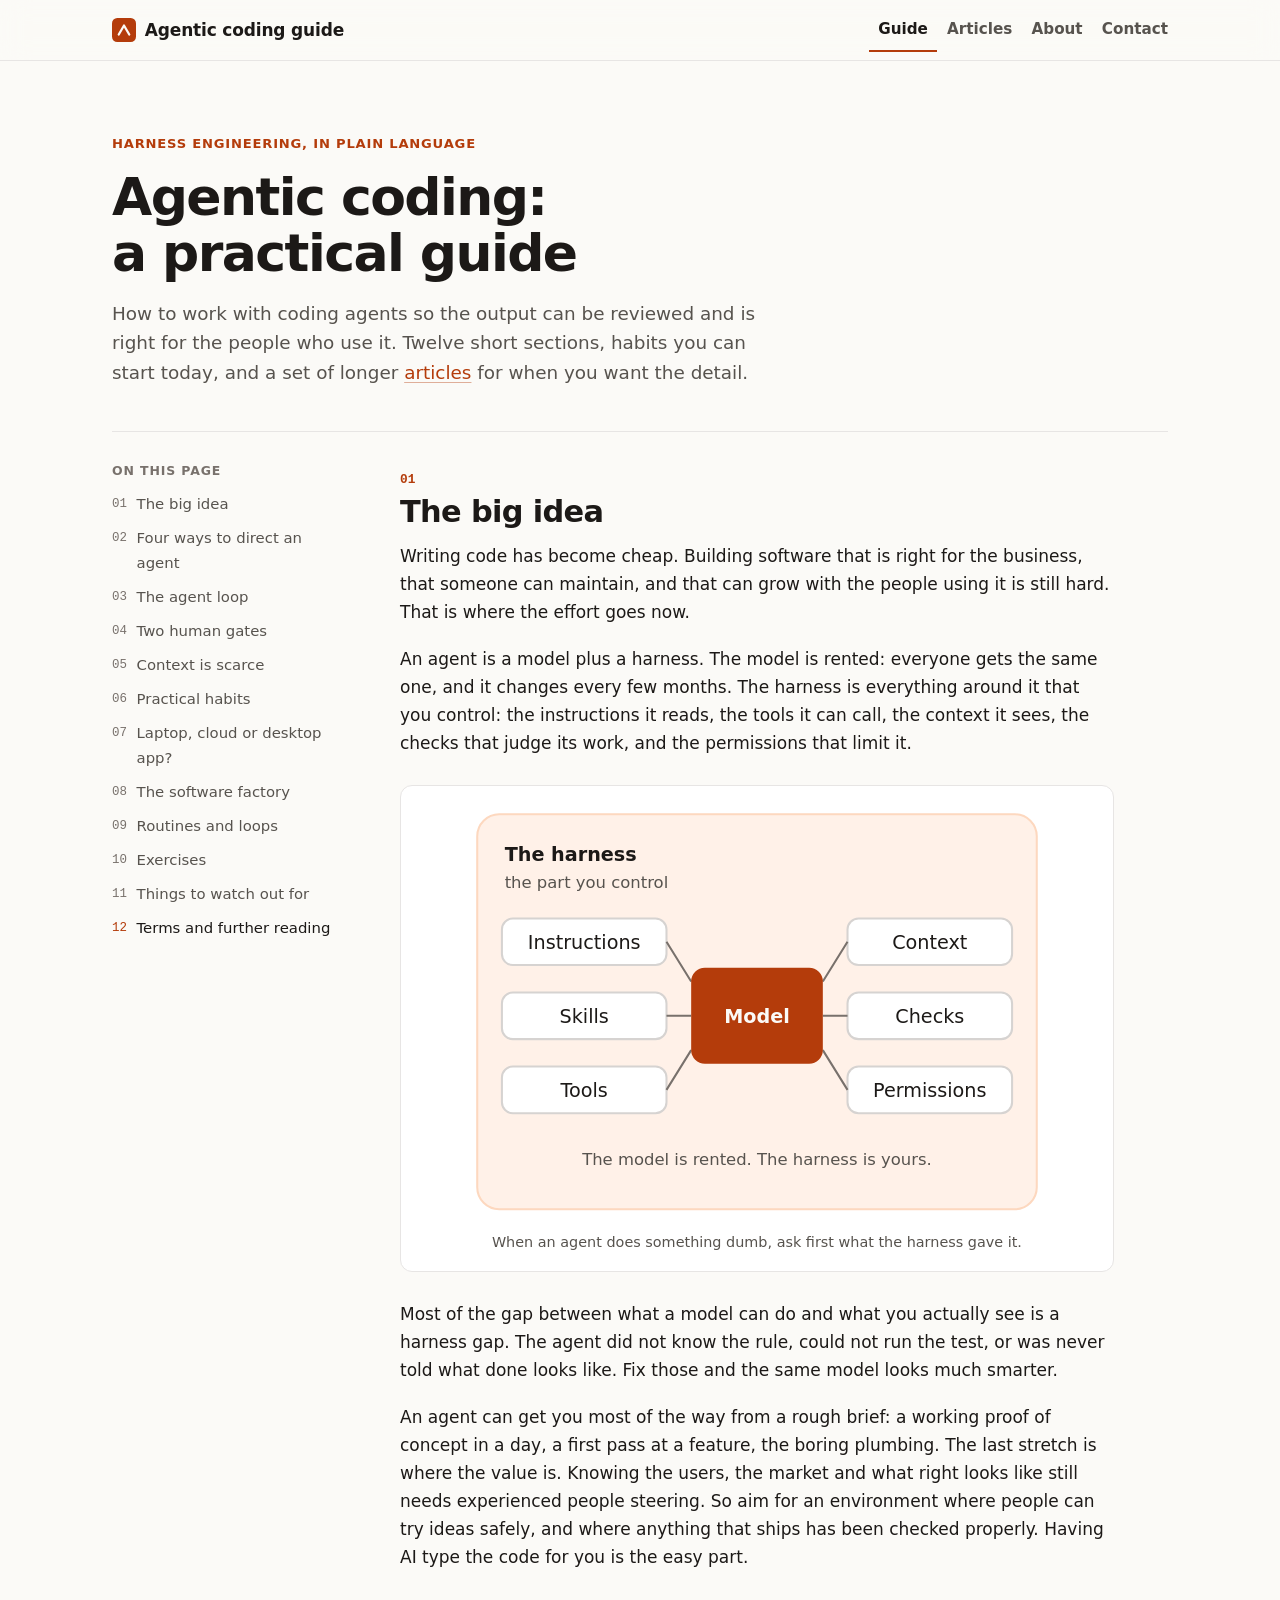
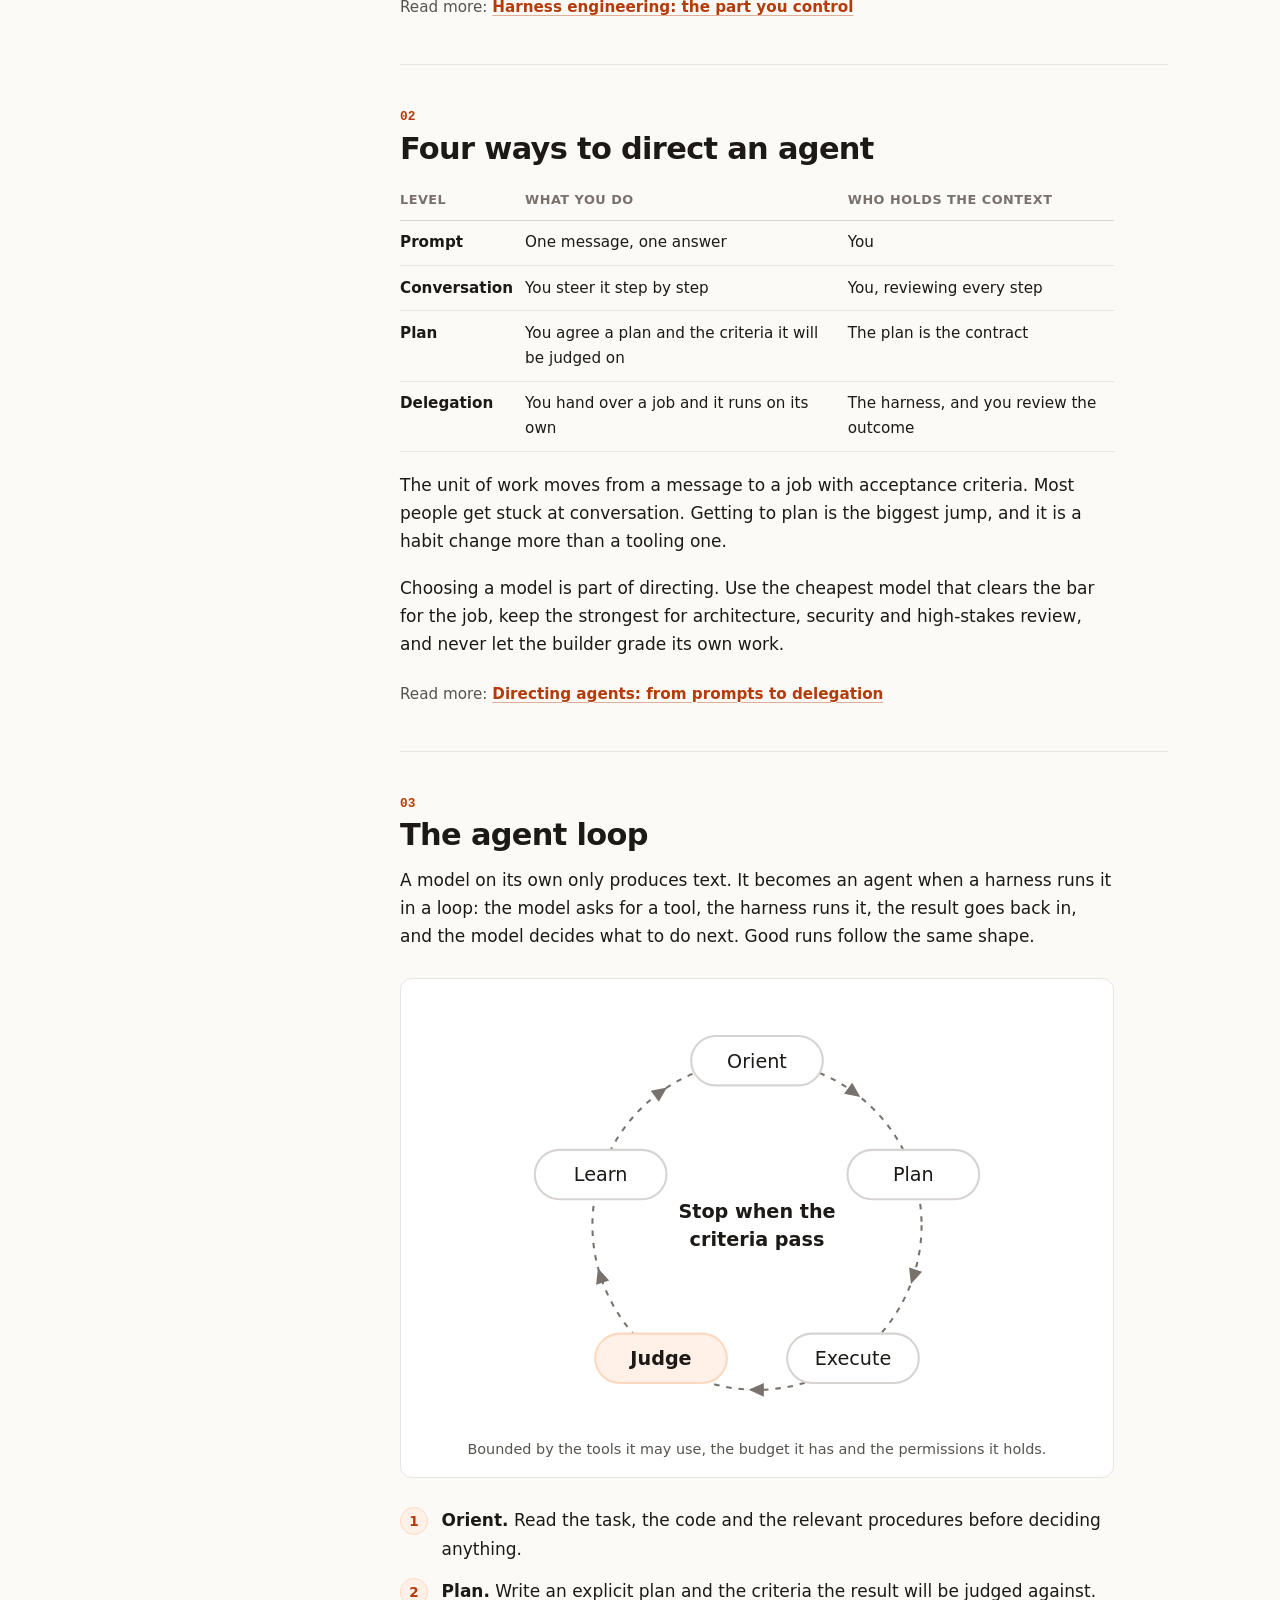
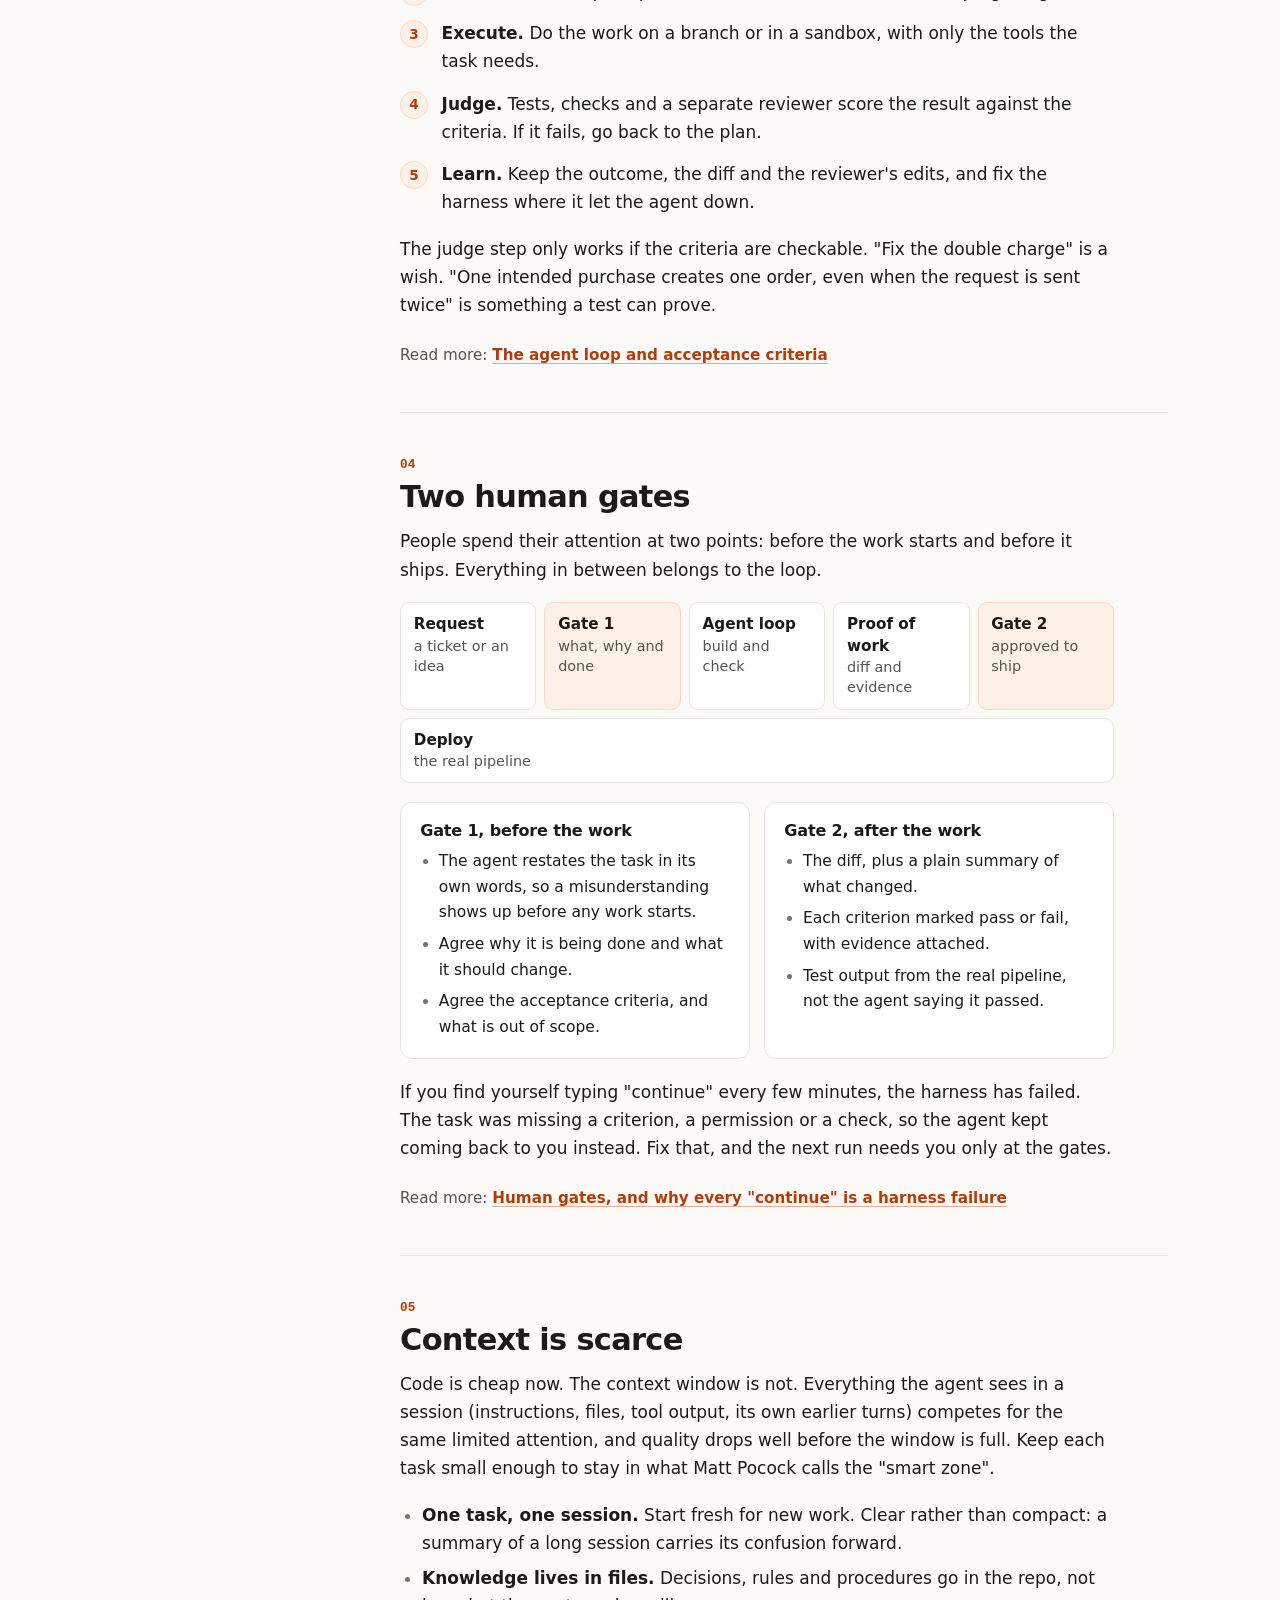
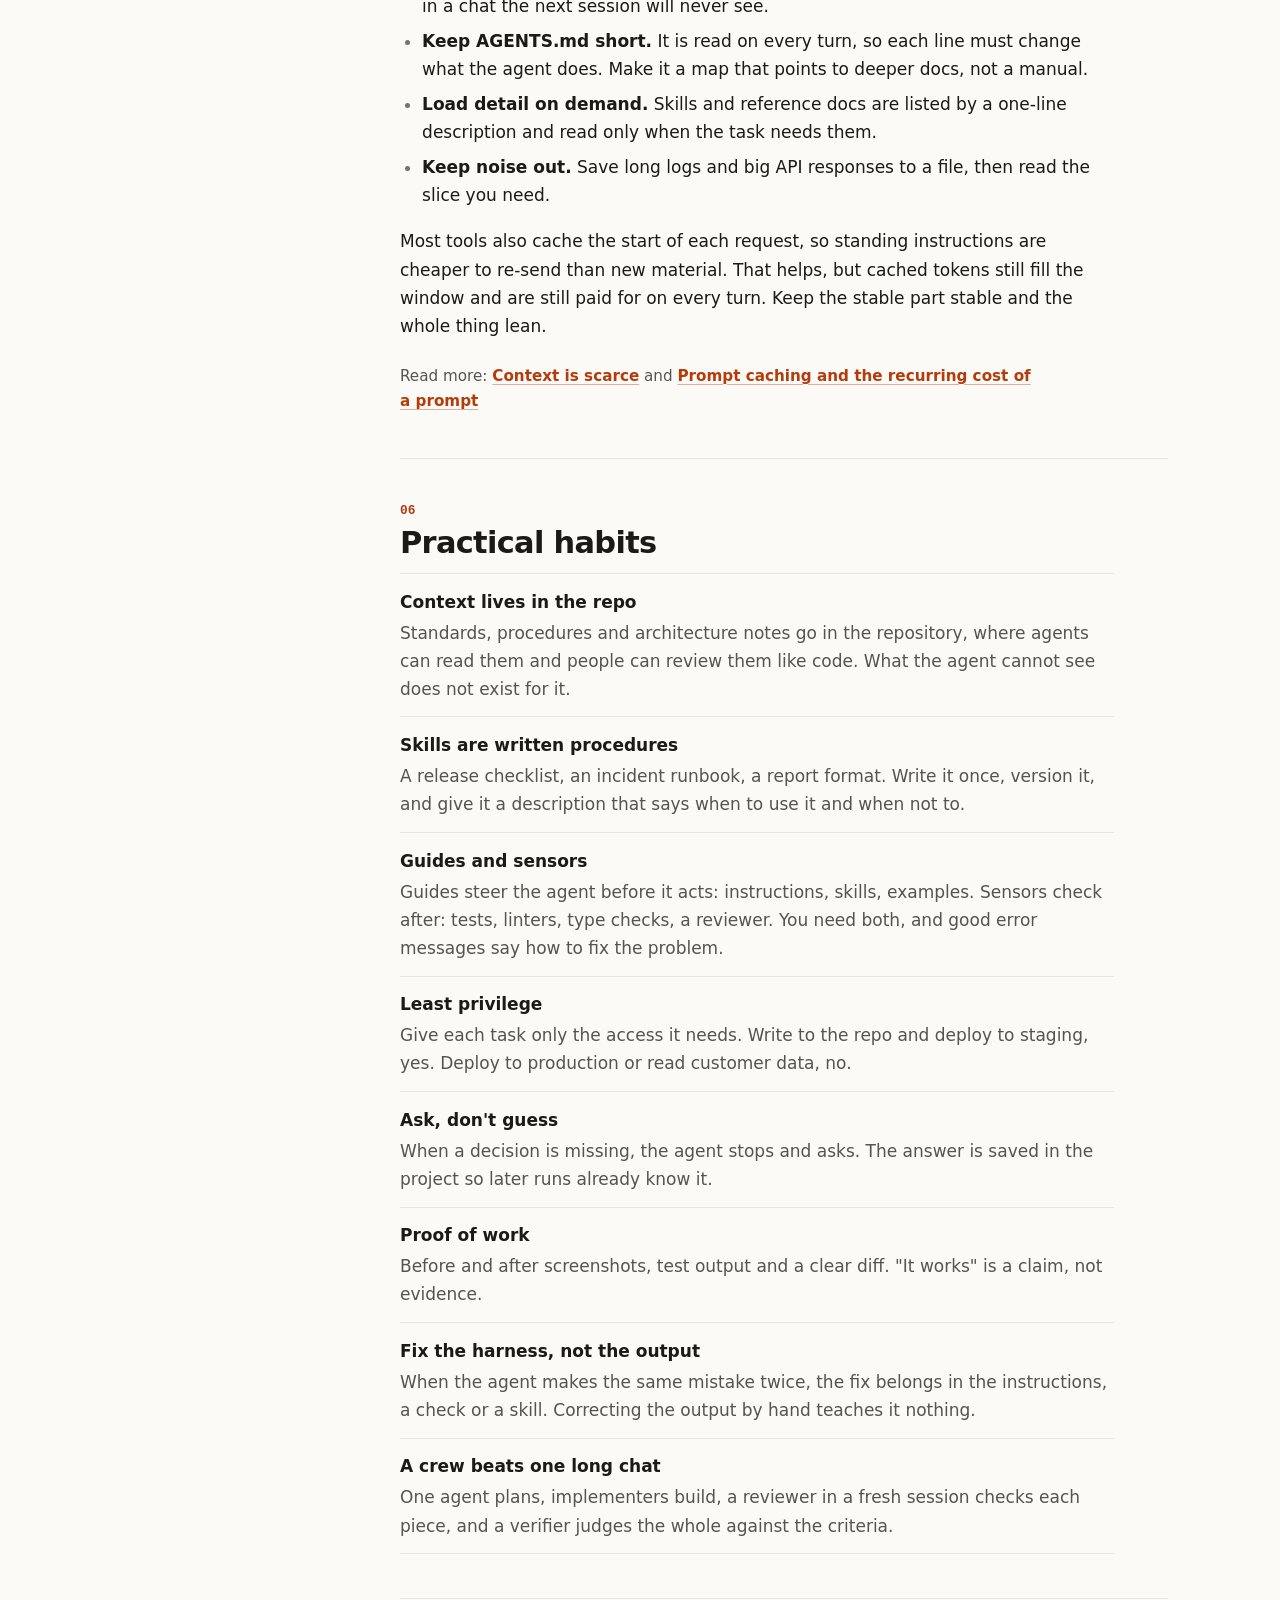
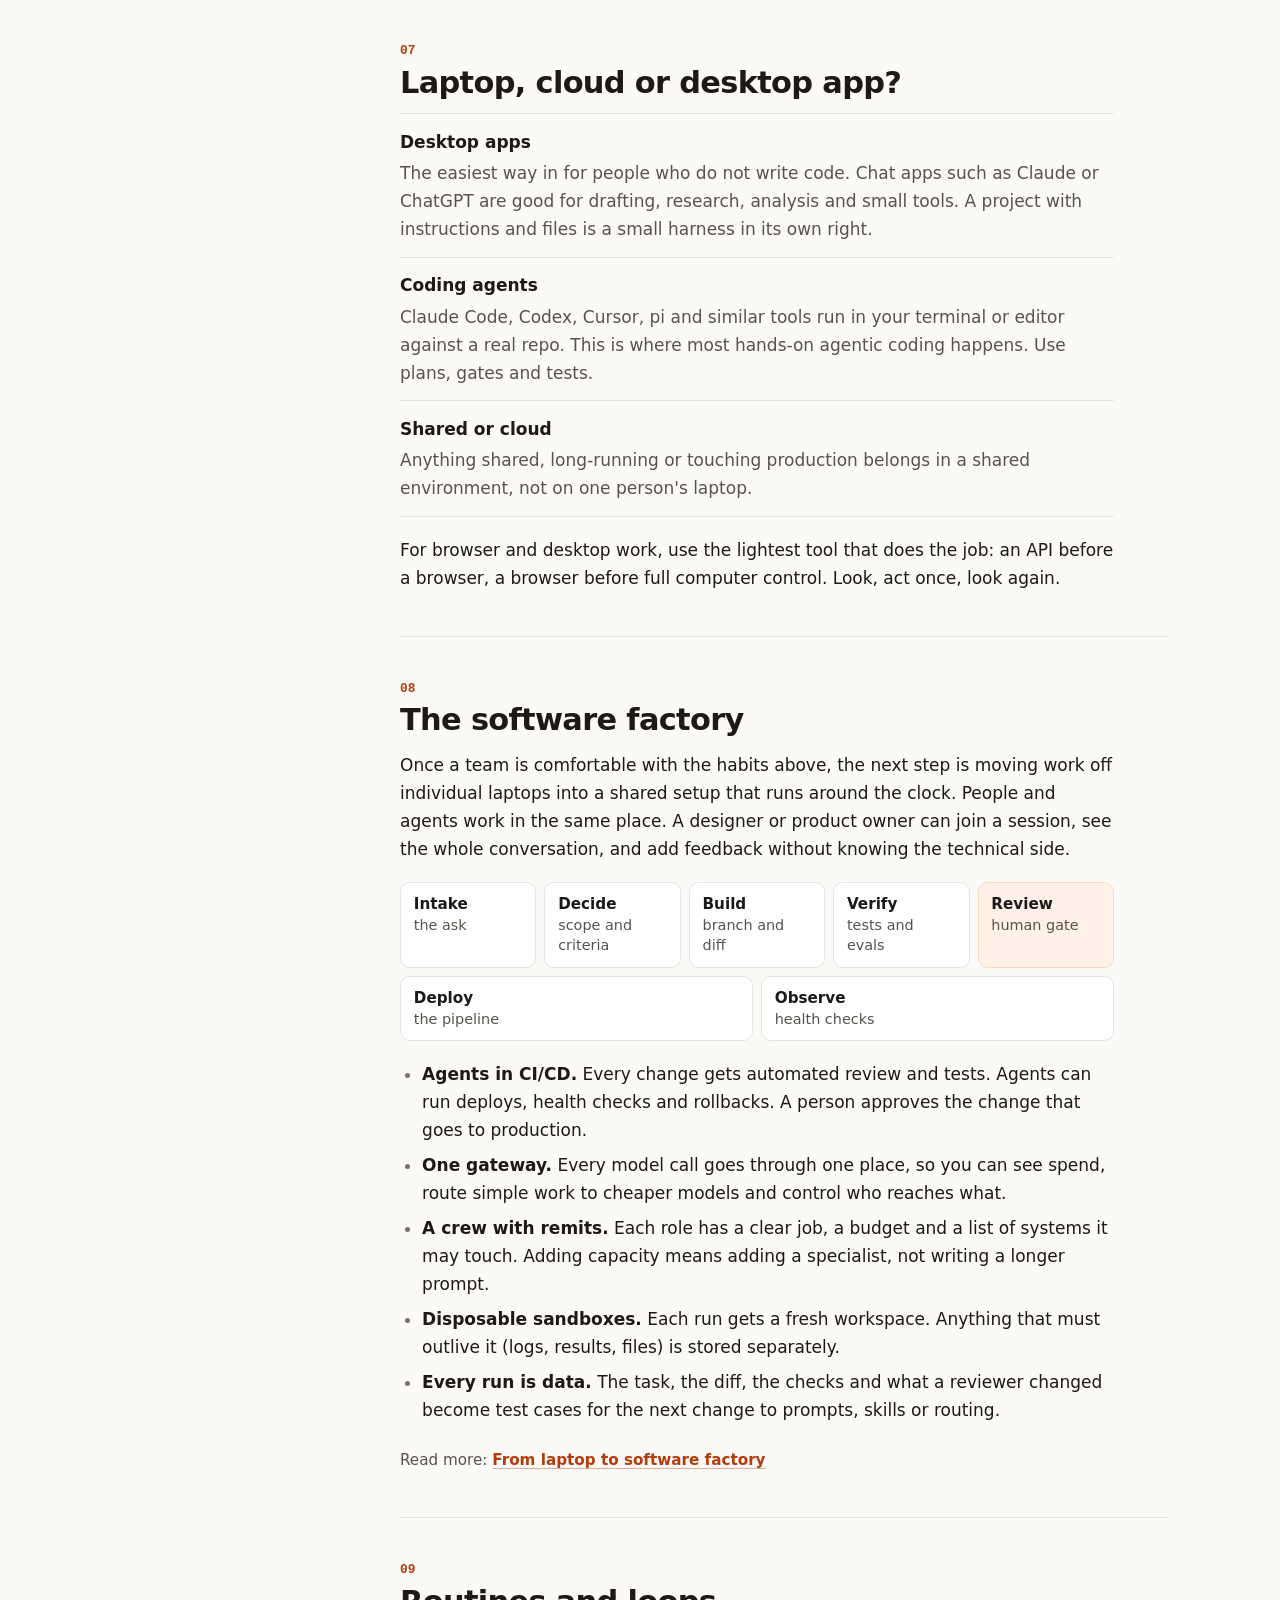
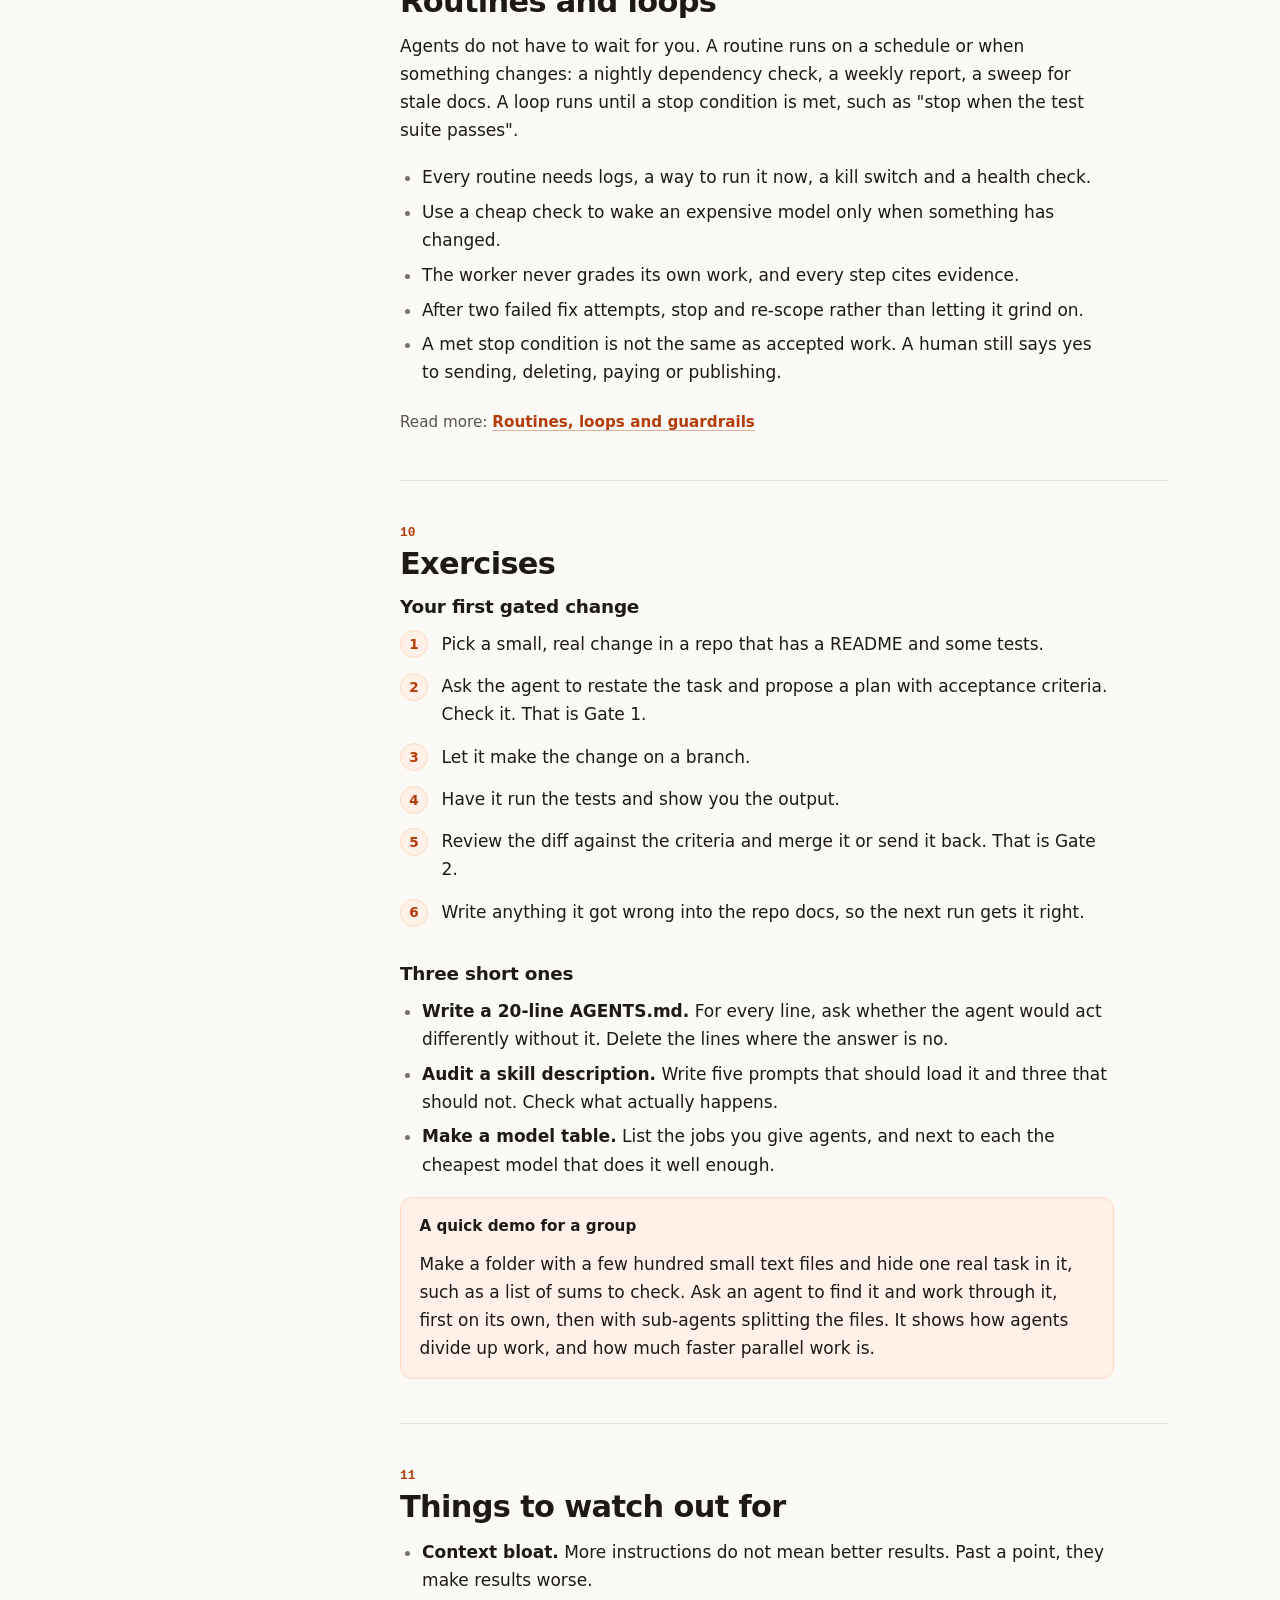
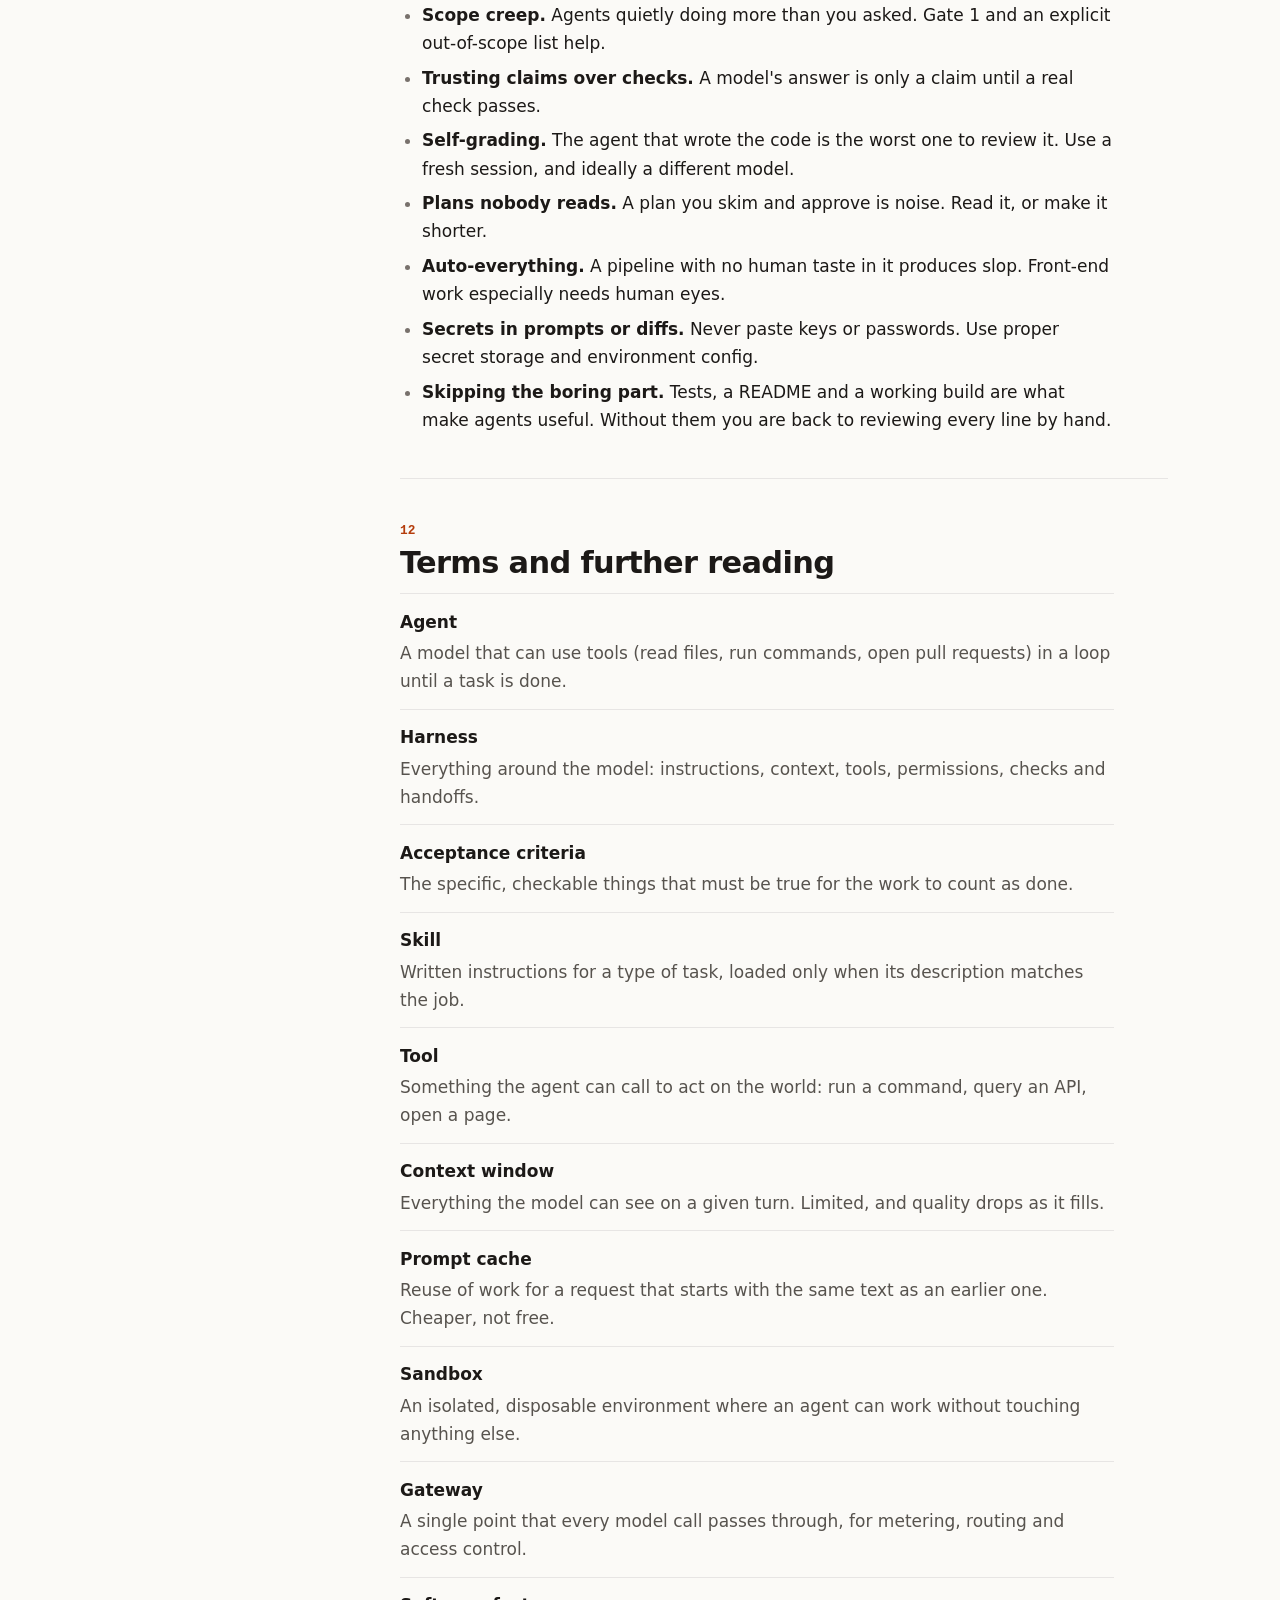
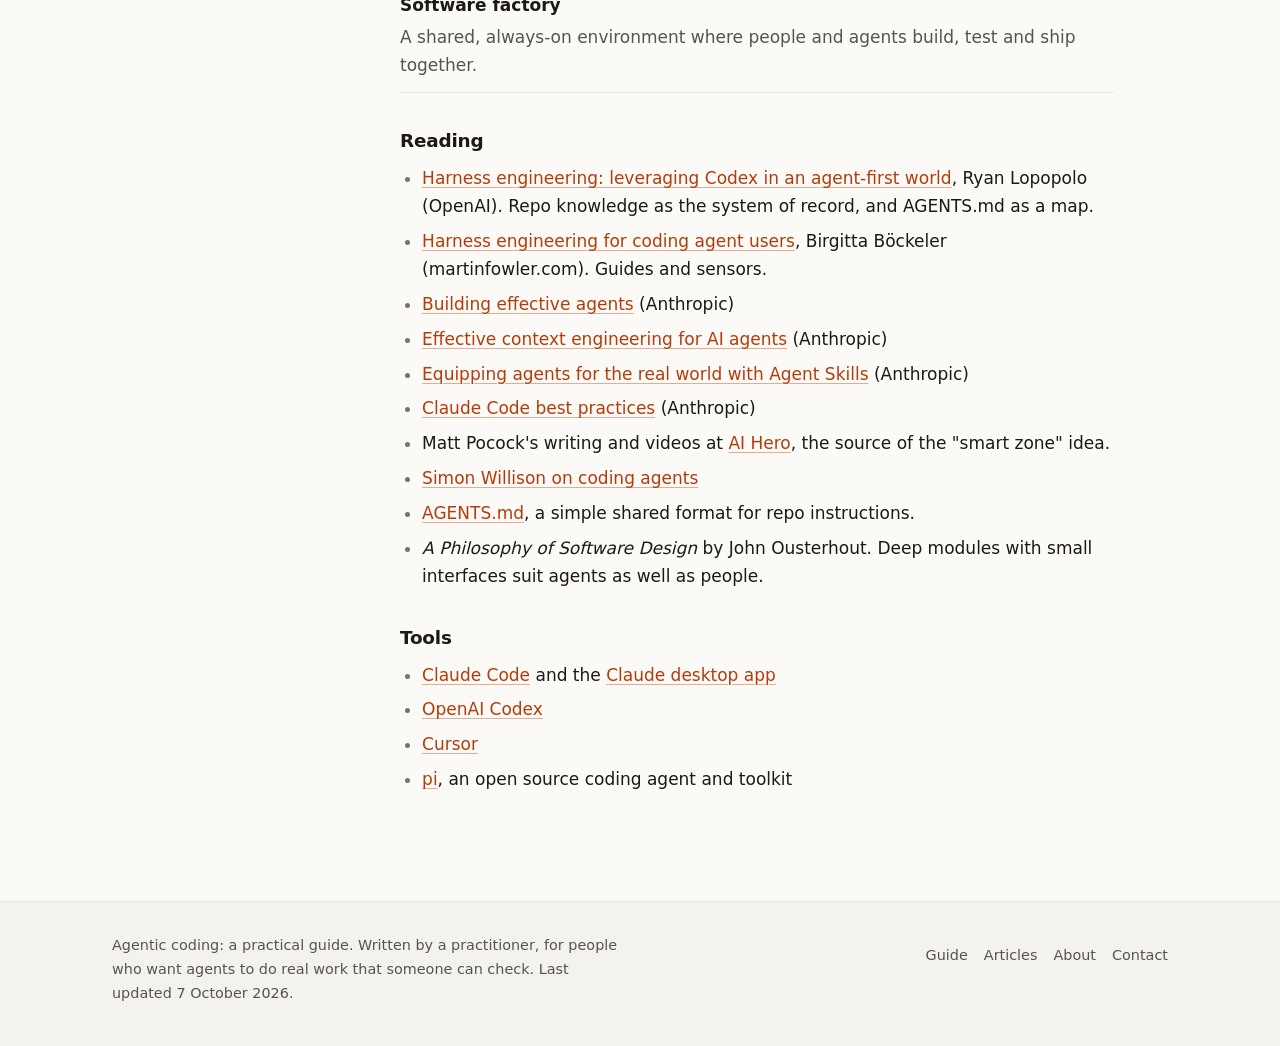
<file: index.html>
<!doctype html>
<html lang="en">
<head>
<meta charset="utf-8">
<meta name="viewport" content="width=device-width, initial-scale=1">
<title>Agentic coding: a practical guide</title>
<meta name="description" content="A practical guide to working with coding agents: the harness, the agent loop, human gates, context, and how the bigger setup fits together.">
<meta name="robots" content="noindex, nofollow">
<meta name="theme-color" content="#fbfaf7" media="(prefers-color-scheme: light)">
<meta name="theme-color" content="#141210" media="(prefers-color-scheme: dark)">
<meta property="og:title" content="Agentic coding: a practical guide">
<meta property="og:description" content="A practical guide to working with coding agents: the harness, the agent loop, human gates, context, and how the bigger setup fits together.">
<link rel="icon" href="data:image/svg+xml,%3Csvg xmlns='http://www.w3.org/2000/svg' viewBox='0 0 32 32'%3E%3Crect width='32' height='32' rx='7' fill='%23b43c0b'/%3E%3Cpath d='M9 22l7-12 7 12' stroke='white' stroke-width='3' fill='none' stroke-linecap='round' stroke-linejoin='round'/%3E%3C/svg%3E">
<link rel="stylesheet" href="style.css">
<script src="site.js" defer></script>
</head>
<body>
<a class="skip" href="#main">Skip to content</a>
<header class="site-header">
  <div class="inner">
    <a class="brand" href="index.html">
      <svg width="24" height="24" viewBox="0 0 32 32" aria-hidden="true" focusable="false"><rect width="32" height="32" rx="7" fill="var(--accent)"/><path d="M9 22l7-12 7 12" stroke="var(--bg)" stroke-width="3" fill="none" stroke-linecap="round" stroke-linejoin="round"/></svg>
      <span>Agentic coding guide</span>
    </a>
    <nav class="site-nav" aria-label="Main">
      <ul>
        <li><a href="index.html" aria-current="page">Guide</a></li>
        <li><a href="articles/index.html">Articles</a></li>
        <li><a href="about.html">About</a></li>
        <li><a href="contact.html">Contact</a></li>
      </ul>
    </nav>
  </div>
</header>
<main id="main">
<div class="wrap">
<header class="hero">
  <p class="kicker">Harness engineering, in plain language</p>
  <h1>Agentic coding: a practical guide</h1>
  <p class="lede">How to work with coding agents so the output can be reviewed and is right for the people who use it. Twelve short sections, habits you can start today, and a set of longer <a href="articles/index.html">articles</a> for when you want the detail.</p>
</header>

<div class="layout">
<nav class="toc" aria-label="On this page">
  <h2>On this page</h2>
  <ol>
    <li><a href="#big-idea">The big idea</a></li>
    <li><a href="#levels">Four ways to direct an agent</a></li>
    <li><a href="#loop">The agent loop</a></li>
    <li><a href="#gates">Two human gates</a></li>
    <li><a href="#context">Context is scarce</a></li>
    <li><a href="#habits">Practical habits</a></li>
    <li><a href="#where">Laptop, cloud or desktop app?</a></li>
    <li><a href="#factory">The software factory</a></li>
    <li><a href="#routines">Routines and loops</a></li>
    <li><a href="#exercise">Exercises</a></li>
    <li><a href="#pitfalls">Things to watch out for</a></li>
    <li><a href="#terms">Terms and further reading</a></li>
  </ol>
</nav>

<div class="sections">

<section class="guide-section" id="big-idea" aria-labelledby="big-idea-h">
<div class="prose">
  <h2 id="big-idea-h"><span class="section-num">01</span>The big idea</h2>
  <p>Writing code has become cheap. Building software that is right for the business, that someone can maintain, and that can grow with the people using it is still hard. That is where the effort goes now.</p>
  <p>An agent is a model plus a harness. The model is rented: everyone gets the same one, and it changes every few months. The harness is everything around it that you control: the instructions it reads, the tools it can call, the context it sees, the checks that judge its work, and the permissions that limit it.</p>
</div>

<figure class="diagram reveal">
  <svg viewBox="0 0 420 300" role="img" aria-labelledby="dg1-t dg1-d">
    <title id="dg1-t">Agent equals model plus harness</title>
    <desc id="dg1-d">A small model box sits in the middle of a larger harness. Around it are six parts of the harness: instructions, skills, tools, context, checks and permissions.</desc>
    <rect class="d-soft" x="6" y="6" width="408" height="288" rx="16"/>
    <text class="d-label" x="26" y="40">The harness</text>
    <text class="d-small" x="26" y="60">the part you control</text>
    <g>
      <rect class="d-box" x="24" y="82" width="120" height="34" rx="8"/><text x="84" y="104" text-anchor="middle">Instructions</text>
      <rect class="d-box" x="24" y="136" width="120" height="34" rx="8"/><text x="84" y="158" text-anchor="middle">Skills</text>
      <rect class="d-box" x="24" y="190" width="120" height="34" rx="8"/><text x="84" y="212" text-anchor="middle">Tools</text>
      <rect class="d-box" x="276" y="82" width="120" height="34" rx="8"/><text x="336" y="104" text-anchor="middle">Context</text>
      <rect class="d-box" x="276" y="136" width="120" height="34" rx="8"/><text x="336" y="158" text-anchor="middle">Checks</text>
      <rect class="d-box" x="276" y="190" width="120" height="34" rx="8"/><text x="336" y="212" text-anchor="middle">Permissions</text>
    </g>
    <path class="d-line" d="M144 99 L162 128 M144 153 L162 153 M144 207 L162 178 M276 99 L258 128 M276 153 L258 153 M276 207 L258 178"/>
    <rect class="d-accent" x="162" y="118" width="96" height="70" rx="10"/>
    <text class="d-on-accent" x="210" y="158" text-anchor="middle">Model</text>
    <text class="d-small" x="210" y="262" text-anchor="middle">The model is rented. The harness is yours.</text>
  </svg>
  <figcaption>When an agent does something dumb, ask first what the harness gave it.</figcaption>
</figure>

<div class="prose">
  <p>Most of the gap between what a model can do and what you actually see is a harness gap. The agent did not know the rule, could not run the test, or was never told what done looks like. Fix those and the same model looks much smarter.</p>
  <p>An agent can get you most of the way from a rough brief: a working proof of concept in a day, a first pass at a feature, the boring plumbing. The last stretch is where the value is. Knowing the users, the market and what right looks like still needs experienced people steering. So aim for an environment where people can try ideas safely, and where anything that ships has been checked properly. Having AI type the code for you is the easy part.</p>
  <p class="further">Read more: <a href="articles/harness-engineering.html">Harness engineering: the part you control</a></p>
</div>
</section>

<section class="guide-section" id="levels" aria-labelledby="levels-h">
<div class="prose">
  <h2 id="levels-h"><span class="section-num">02</span>Four ways to direct an agent</h2>
  <div class="table-wrap">
  <table>
    <thead><tr><th scope="col">Level</th><th scope="col">What you do</th><th scope="col">Who holds the context</th></tr></thead>
    <tbody>
      <tr><td><strong>Prompt</strong></td><td>One message, one answer</td><td>You</td></tr>
      <tr><td><strong>Conversation</strong></td><td>You steer it step by step</td><td>You, reviewing every step</td></tr>
      <tr><td><strong>Plan</strong></td><td>You agree a plan and the criteria it will be judged on</td><td>The plan is the contract</td></tr>
      <tr><td><strong>Delegation</strong></td><td>You hand over a job and it runs on its own</td><td>The harness, and you review the outcome</td></tr>
    </tbody>
  </table>
  </div>
  <p>The unit of work moves from a message to a job with acceptance criteria. Most people get stuck at conversation. Getting to plan is the biggest jump, and it is a habit change more than a tooling one.</p>
  <p>Choosing a model is part of directing. Use the cheapest model that clears the bar for the job, keep the strongest for architecture, security and high-stakes review, and never let the builder grade its own work.</p>
  <p class="further">Read more: <a href="articles/directing-agents.html">Directing agents: from prompts to delegation</a></p>
</div>
</section>

<section class="guide-section" id="loop" aria-labelledby="loop-h">
<div class="prose">
  <h2 id="loop-h"><span class="section-num">03</span>The agent loop</h2>
  <p>A model on its own only produces text. It becomes an agent when a harness runs it in a loop: the model asks for a tool, the harness runs it, the result goes back in, and the model decides what to do next. Good runs follow the same shape.</p>
</div>

<figure class="diagram reveal">
  <svg viewBox="0 0 420 310" role="img" aria-labelledby="dg2-t dg2-d">
    <title id="dg2-t">The agent loop</title>
    <desc id="dg2-d">Five steps in a cycle: orient, plan, execute, judge, learn, then back to orient. The loop stops when the acceptance criteria pass.</desc>
    <circle class="d-line" cx="210" cy="165" r="120" stroke-dasharray="4 5"/>
    <g class="d-arrow">
      <polygon points="-5,-5 6,0 -5,5" transform="translate(280.5 68) rotate(36)"/>
      <polygon points="-5,-5 6,0 -5,5" transform="translate(324.1 202.1) rotate(108)"/>
      <polygon points="-5,-5 6,0 -5,5" transform="translate(210 285) rotate(180)"/>
      <polygon points="-5,-5 6,0 -5,5" transform="translate(95.9 202.1) rotate(252)"/>
      <polygon points="-5,-5 6,0 -5,5" transform="translate(139.5 68) rotate(324)"/>
    </g>
    <rect class="d-box" x="162" y="27" width="96" height="36" rx="18"/><text x="210" y="50" text-anchor="middle">Orient</text>
    <rect class="d-box" x="276" y="110" width="96" height="36" rx="18"/><text x="324" y="133" text-anchor="middle">Plan</text>
    <rect class="d-box" x="232" y="244" width="96" height="36" rx="18"/><text x="280" y="267" text-anchor="middle">Execute</text>
    <rect class="d-soft" x="92" y="244" width="96" height="36" rx="18"/><text class="d-label" x="140" y="267" text-anchor="middle">Judge</text>
    <rect class="d-box" x="48" y="110" width="96" height="36" rx="18"/><text x="96" y="133" text-anchor="middle">Learn</text>
    <text class="d-label" x="210" y="160" text-anchor="middle">Stop when the</text>
    <text class="d-label" x="210" y="180" text-anchor="middle">criteria pass</text>
  </svg>
  <figcaption>Bounded by the tools it may use, the budget it has and the permissions it holds.</figcaption>
</figure>

<div class="prose">
  <ol class="steps">
    <li><strong>Orient.</strong> Read the task, the code and the relevant procedures before deciding anything.</li>
    <li><strong>Plan.</strong> Write an explicit plan and the criteria the result will be judged against.</li>
    <li><strong>Execute.</strong> Do the work on a branch or in a sandbox, with only the tools the task needs.</li>
    <li><strong>Judge.</strong> Tests, checks and a separate reviewer score the result against the criteria. If it fails, go back to the plan.</li>
    <li><strong>Learn.</strong> Keep the outcome, the diff and the reviewer's edits, and fix the harness where it let the agent down.</li>
  </ol>
  <p>The judge step only works if the criteria are checkable. "Fix the double charge" is a wish. "One intended purchase creates one order, even when the request is sent twice" is something a test can prove.</p>
  <p class="further">Read more: <a href="articles/agent-loop.html">The agent loop and acceptance criteria</a></p>
</div>
</section>

<section class="guide-section" id="gates" aria-labelledby="gates-h">
<div class="prose">
  <h2 id="gates-h"><span class="section-num">04</span>Two human gates</h2>
  <p>People spend their attention at two points: before the work starts and before it ships. Everything in between belongs to the loop.</p>
  <ol class="flow reveal" aria-label="Where the gates sit">
    <li><strong>Request</strong><span>a ticket or an idea</span></li>
    <li class="gate"><strong>Gate 1</strong><span>what, why and done</span></li>
    <li><strong>Agent loop</strong><span>build and check</span></li>
    <li><strong>Proof of work</strong><span>diff and evidence</span></li>
    <li class="gate"><strong>Gate 2</strong><span>approved to ship</span></li>
    <li><strong>Deploy</strong><span>the real pipeline</span></li>
  </ol>
  <div class="compare">
    <div class="panel">
      <h3>Gate 1, before the work</h3>
      <ul>
        <li>The agent restates the task in its own words, so a misunderstanding shows up before any work starts.</li>
        <li>Agree why it is being done and what it should change.</li>
        <li>Agree the acceptance criteria, and what is out of scope.</li>
      </ul>
    </div>
    <div class="panel">
      <h3>Gate 2, after the work</h3>
      <ul>
        <li>The diff, plus a plain summary of what changed.</li>
        <li>Each criterion marked pass or fail, with evidence attached.</li>
        <li>Test output from the real pipeline, not the agent saying it passed.</li>
      </ul>
    </div>
  </div>
  <p>If you find yourself typing "continue" every few minutes, the harness has failed. The task was missing a criterion, a permission or a check, so the agent kept coming back to you instead. Fix that, and the next run needs you only at the gates.</p>
  <p class="further">Read more: <a href="articles/human-gates.html">Human gates, and why every "continue" is a harness failure</a></p>
</div>
</section>

<section class="guide-section" id="context" aria-labelledby="context-h">
<div class="prose">
  <h2 id="context-h"><span class="section-num">05</span>Context is scarce</h2>
  <p>Code is cheap now. The context window is not. Everything the agent sees in a session (instructions, files, tool output, its own earlier turns) competes for the same limited attention, and quality drops well before the window is full. Keep each task small enough to stay in what Matt Pocock calls the "smart zone".</p>
  <ul>
    <li><strong>One task, one session.</strong> Start fresh for new work. Clear rather than compact: a summary of a long session carries its confusion forward.</li>
    <li><strong>Knowledge lives in files.</strong> Decisions, rules and procedures go in the repo, not in a chat the next session will never see.</li>
    <li><strong>Keep AGENTS.md short.</strong> It is read on every turn, so each line must change what the agent does. Make it a map that points to deeper docs, not a manual.</li>
    <li><strong>Load detail on demand.</strong> Skills and reference docs are listed by a one-line description and read only when the task needs them.</li>
    <li><strong>Keep noise out.</strong> Save long logs and big API responses to a file, then read the slice you need.</li>
  </ul>
  <p>Most tools also cache the start of each request, so standing instructions are cheaper to re-send than new material. That helps, but cached tokens still fill the window and are still paid for on every turn. Keep the stable part stable and the whole thing lean.</p>
  <p class="further">Read more: <a href="articles/context-is-scarce.html">Context is scarce</a> and <a href="articles/prompt-caching.html">Prompt caching and the recurring cost of a prompt</a></p>
</div>
</section>

<section class="guide-section" id="habits" aria-labelledby="habits-h">
<div class="prose">
  <h2 id="habits-h"><span class="section-num">06</span>Practical habits</h2>
  <dl class="terms">
    <div><dt>Context lives in the repo</dt><dd>Standards, procedures and architecture notes go in the repository, where agents can read them and people can review them like code. What the agent cannot see does not exist for it.</dd></div>
    <div><dt>Skills are written procedures</dt><dd>A release checklist, an incident runbook, a report format. Write it once, version it, and give it a description that says when to use it and when not to.</dd></div>
    <div><dt>Guides and sensors</dt><dd>Guides steer the agent before it acts: instructions, skills, examples. Sensors check after: tests, linters, type checks, a reviewer. You need both, and good error messages say how to fix the problem.</dd></div>
    <div><dt>Least privilege</dt><dd>Give each task only the access it needs. Write to the repo and deploy to staging, yes. Deploy to production or read customer data, no.</dd></div>
    <div><dt>Ask, don't guess</dt><dd>When a decision is missing, the agent stops and asks. The answer is saved in the project so later runs already know it.</dd></div>
    <div><dt>Proof of work</dt><dd>Before and after screenshots, test output and a clear diff. "It works" is a claim, not evidence.</dd></div>
    <div><dt>Fix the harness, not the output</dt><dd>When the agent makes the same mistake twice, the fix belongs in the instructions, a check or a skill. Correcting the output by hand teaches it nothing.</dd></div>
    <div><dt>A crew beats one long chat</dt><dd>One agent plans, implementers build, a reviewer in a fresh session checks each piece, and a verifier judges the whole against the criteria.</dd></div>
  </dl>
</div>
</section>

<section class="guide-section" id="where" aria-labelledby="where-h">
<div class="prose">
  <h2 id="where-h"><span class="section-num">07</span>Laptop, cloud or desktop app?</h2>
  <dl class="terms">
    <div><dt>Desktop apps</dt><dd>The easiest way in for people who do not write code. Chat apps such as Claude or ChatGPT are good for drafting, research, analysis and small tools. A project with instructions and files is a small harness in its own right.</dd></div>
    <div><dt>Coding agents</dt><dd>Claude Code, Codex, Cursor, pi and similar tools run in your terminal or editor against a real repo. This is where most hands-on agentic coding happens. Use plans, gates and tests.</dd></div>
    <div><dt>Shared or cloud</dt><dd>Anything shared, long-running or touching production belongs in a shared environment, not on one person's laptop.</dd></div>
  </dl>
  <p>For browser and desktop work, use the lightest tool that does the job: an API before a browser, a browser before full computer control. Look, act once, look again.</p>
</div>
</section>

<section class="guide-section" id="factory" aria-labelledby="factory-h">
<div class="prose">
  <h2 id="factory-h"><span class="section-num">08</span>The software factory</h2>
  <p>Once a team is comfortable with the habits above, the next step is moving work off individual laptops into a shared setup that runs around the clock. People and agents work in the same place. A designer or product owner can join a session, see the whole conversation, and add feedback without knowing the technical side.</p>
  <ol class="flow reveal" aria-label="The lifecycle of a change">
    <li><strong>Intake</strong><span>the ask</span></li>
    <li><strong>Decide</strong><span>scope and criteria</span></li>
    <li><strong>Build</strong><span>branch and diff</span></li>
    <li><strong>Verify</strong><span>tests and evals</span></li>
    <li class="gate"><strong>Review</strong><span>human gate</span></li>
    <li><strong>Deploy</strong><span>the pipeline</span></li>
    <li><strong>Observe</strong><span>health checks</span></li>
  </ol>
  <ul>
    <li><strong>Agents in CI/CD.</strong> Every change gets automated review and tests. Agents can run deploys, health checks and rollbacks. A person approves the change that goes to production.</li>
    <li><strong>One gateway.</strong> Every model call goes through one place, so you can see spend, route simple work to cheaper models and control who reaches what.</li>
    <li><strong>A crew with remits.</strong> Each role has a clear job, a budget and a list of systems it may touch. Adding capacity means adding a specialist, not writing a longer prompt.</li>
    <li><strong>Disposable sandboxes.</strong> Each run gets a fresh workspace. Anything that must outlive it (logs, results, files) is stored separately.</li>
    <li><strong>Every run is data.</strong> The task, the diff, the checks and what a reviewer changed become test cases for the next change to prompts, skills or routing.</li>
  </ul>
  <p class="further">Read more: <a href="articles/software-factory.html">From laptop to software factory</a></p>
</div>
</section>

<section class="guide-section" id="routines" aria-labelledby="routines-h">
<div class="prose">
  <h2 id="routines-h"><span class="section-num">09</span>Routines and loops</h2>
  <p>Agents do not have to wait for you. A routine runs on a schedule or when something changes: a nightly dependency check, a weekly report, a sweep for stale docs. A loop runs until a stop condition is met, such as "stop when the test suite passes".</p>
  <ul>
    <li>Every routine needs logs, a way to run it now, a kill switch and a health check.</li>
    <li>Use a cheap check to wake an expensive model only when something has changed.</li>
    <li>The worker never grades its own work, and every step cites evidence.</li>
    <li>After two failed fix attempts, stop and re-scope rather than letting it grind on.</li>
    <li>A met stop condition is not the same as accepted work. A human still says yes to sending, deleting, paying or publishing.</li>
  </ul>
  <p class="further">Read more: <a href="articles/routines-and-loops.html">Routines, loops and guardrails</a></p>
</div>
</section>

<section class="guide-section" id="exercise" aria-labelledby="exercise-h">
<div class="prose">
  <h2 id="exercise-h"><span class="section-num">10</span>Exercises</h2>
  <h3>Your first gated change</h3>
  <ol class="steps">
    <li>Pick a small, real change in a repo that has a README and some tests.</li>
    <li>Ask the agent to restate the task and propose a plan with acceptance criteria. Check it. That is Gate 1.</li>
    <li>Let it make the change on a branch.</li>
    <li>Have it run the tests and show you the output.</li>
    <li>Review the diff against the criteria and merge it or send it back. That is Gate 2.</li>
    <li>Write anything it got wrong into the repo docs, so the next run gets it right.</li>
  </ol>
  <h3>Three short ones</h3>
  <ul>
    <li><strong>Write a 20-line AGENTS.md.</strong> For every line, ask whether the agent would act differently without it. Delete the lines where the answer is no.</li>
    <li><strong>Audit a skill description.</strong> Write five prompts that should load it and three that should not. Check what actually happens.</li>
    <li><strong>Make a model table.</strong> List the jobs you give agents, and next to each the cheapest model that does it well enough.</li>
  </ul>
  <div class="note">
    <p class="note-title">A quick demo for a group</p>
    <p>Make a folder with a few hundred small text files and hide one real task in it, such as a list of sums to check. Ask an agent to find it and work through it, first on its own, then with sub-agents splitting the files. It shows how agents divide up work, and how much faster parallel work is.</p>
  </div>
</div>
</section>

<section class="guide-section" id="pitfalls" aria-labelledby="pitfalls-h">
<div class="prose">
  <h2 id="pitfalls-h"><span class="section-num">11</span>Things to watch out for</h2>
  <ul>
    <li><strong>Context bloat.</strong> More instructions do not mean better results. Past a point, they make results worse.</li>
    <li><strong>Scope creep.</strong> Agents quietly doing more than you asked. Gate 1 and an explicit out-of-scope list help.</li>
    <li><strong>Trusting claims over checks.</strong> A model's answer is only a claim until a real check passes.</li>
    <li><strong>Self-grading.</strong> The agent that wrote the code is the worst one to review it. Use a fresh session, and ideally a different model.</li>
    <li><strong>Plans nobody reads.</strong> A plan you skim and approve is noise. Read it, or make it shorter.</li>
    <li><strong>Auto-everything.</strong> A pipeline with no human taste in it produces slop. Front-end work especially needs human eyes.</li>
    <li><strong>Secrets in prompts or diffs.</strong> Never paste keys or passwords. Use proper secret storage and environment config.</li>
    <li><strong>Skipping the boring part.</strong> Tests, a README and a working build are what make agents useful. Without them you are back to reviewing every line by hand.</li>
  </ul>
</div>
</section>

<section class="guide-section" id="terms" aria-labelledby="terms-h">
<div class="prose">
  <h2 id="terms-h"><span class="section-num">12</span>Terms and further reading</h2>
  <dl class="terms">
    <div><dt>Agent</dt><dd>A model that can use tools (read files, run commands, open pull requests) in a loop until a task is done.</dd></div>
    <div><dt>Harness</dt><dd>Everything around the model: instructions, context, tools, permissions, checks and handoffs.</dd></div>
    <div><dt>Acceptance criteria</dt><dd>The specific, checkable things that must be true for the work to count as done.</dd></div>
    <div><dt>Skill</dt><dd>Written instructions for a type of task, loaded only when its description matches the job.</dd></div>
    <div><dt>Tool</dt><dd>Something the agent can call to act on the world: run a command, query an API, open a page.</dd></div>
    <div><dt>Context window</dt><dd>Everything the model can see on a given turn. Limited, and quality drops as it fills.</dd></div>
    <div><dt>Prompt cache</dt><dd>Reuse of work for a request that starts with the same text as an earlier one. Cheaper, not free.</dd></div>
    <div><dt>Sandbox</dt><dd>An isolated, disposable environment where an agent can work without touching anything else.</dd></div>
    <div><dt>Gateway</dt><dd>A single point that every model call passes through, for metering, routing and access control.</dd></div>
    <div><dt>Software factory</dt><dd>A shared, always-on environment where people and agents build, test and ship together.</dd></div>
  </dl>

  <h3>Reading</h3>
  <ul>
    <li><a href="https://openai.com/index/harness-engineering/">Harness engineering: leveraging Codex in an agent-first world</a>, Ryan Lopopolo (OpenAI). Repo knowledge as the system of record, and AGENTS.md as a map.</li>
    <li><a href="https://martinfowler.com/articles/exploring-gen-ai/harness-engineering.html">Harness engineering for coding agent users</a>, Birgitta Böckeler (martinfowler.com). Guides and sensors.</li>
    <li><a href="https://www.anthropic.com/engineering/building-effective-agents">Building effective agents</a> (Anthropic)</li>
    <li><a href="https://www.anthropic.com/engineering/effective-context-engineering-for-ai-agents">Effective context engineering for AI agents</a> (Anthropic)</li>
    <li><a href="https://www.anthropic.com/engineering/equipping-agents-for-the-real-world-with-agent-skills">Equipping agents for the real world with Agent Skills</a> (Anthropic)</li>
    <li><a href="https://www.anthropic.com/engineering/claude-code-best-practices">Claude Code best practices</a> (Anthropic)</li>
    <li>Matt Pocock's writing and videos at <a href="https://www.aihero.dev/">AI Hero</a>, the source of the "smart zone" idea.</li>
    <li><a href="https://simonwillison.net/tags/coding-agents/">Simon Willison on coding agents</a></li>
    <li><a href="https://agents.md/">AGENTS.md</a>, a simple shared format for repo instructions.</li>
    <li><em>A Philosophy of Software Design</em> by John Ousterhout. Deep modules with small interfaces suit agents as well as people.</li>
  </ul>
  <h3>Tools</h3>
  <ul>
    <li><a href="https://docs.claude.com/en/docs/claude-code/overview">Claude Code</a> and the <a href="https://claude.ai/download">Claude desktop app</a></li>
    <li><a href="https://developers.openai.com/codex">OpenAI Codex</a></li>
    <li><a href="https://docs.cursor.com/">Cursor</a></li>
    <li><a href="https://github.com/badlogic/pi-mono">pi</a>, an open source coding agent and toolkit</li>
  </ul>
</div>
</section>

</div>
</div>
</div>
</main>
<footer class="site-footer">
  <div class="inner">
    <p>Agentic coding: a practical guide. Written by a practitioner, for people who want agents to do real work that someone can check. Last updated 7 October 2026.</p>
    <nav aria-label="Footer">
      <ul>
        <li><a href="index.html">Guide</a></li>
        <li><a href="articles/index.html">Articles</a></li>
        <li><a href="about.html">About</a></li>
        <li><a href="contact.html">Contact</a></li>
      </ul>
    </nav>
  </div>
</footer>
</body>
</html>
</file>
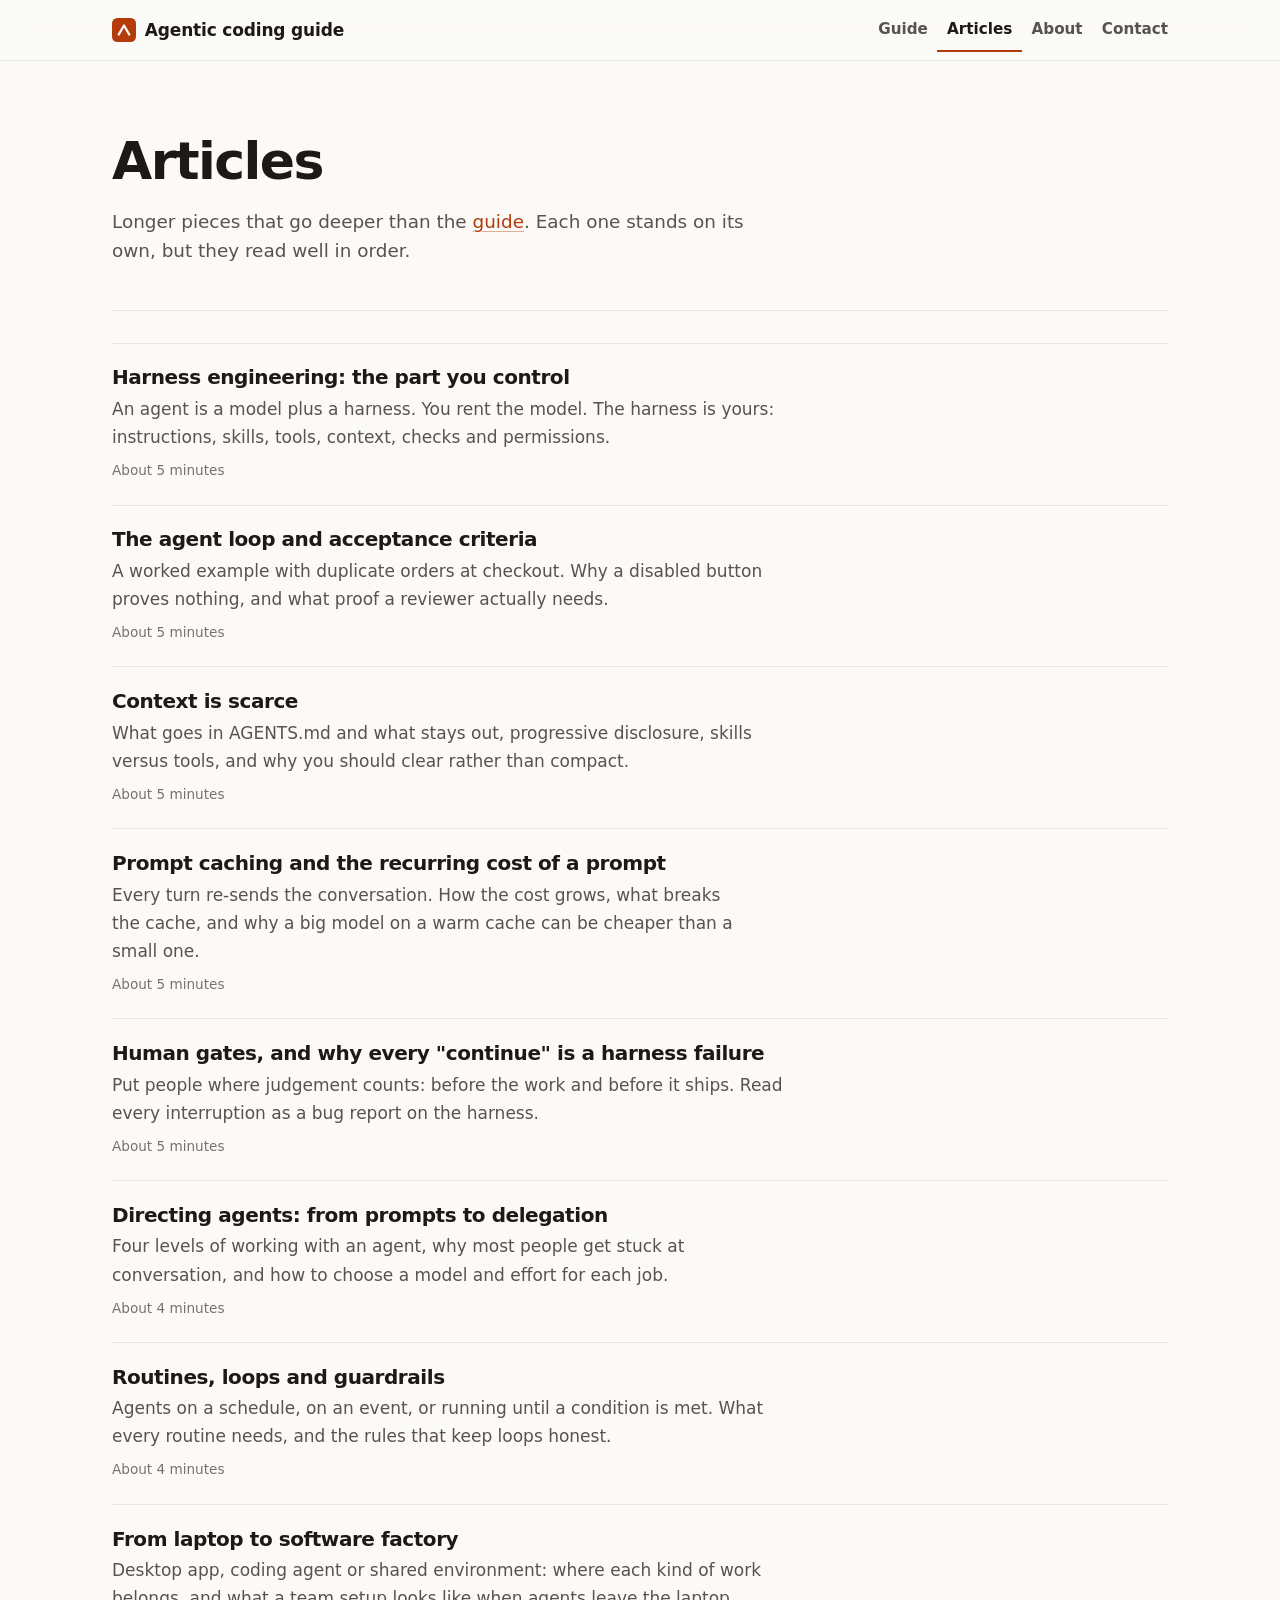
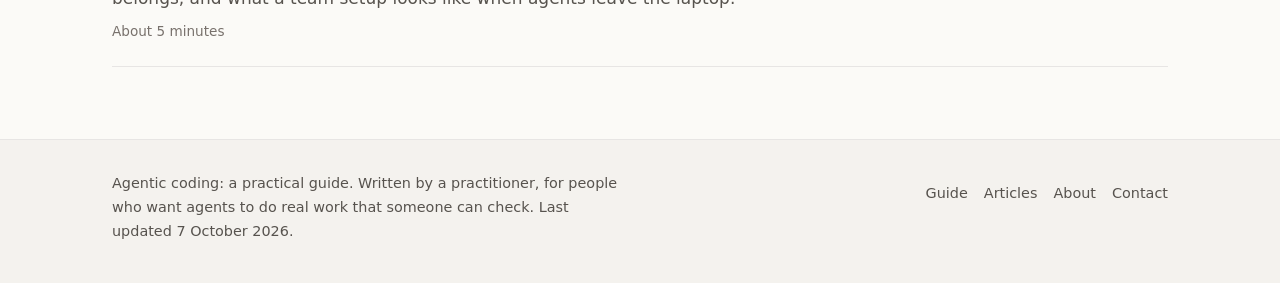
<file: articles/index.html>
<!doctype html>
<html lang="en">
<head>
<meta charset="utf-8">
<meta name="viewport" content="width=device-width, initial-scale=1">
<title>Articles | Agentic coding guide</title>
<meta name="description" content="Longer pieces on harness engineering, the agent loop, context, prompt caching, human gates, directing agents, routines and the software factory.">
<meta name="robots" content="noindex, nofollow">
<meta name="theme-color" content="#fbfaf7" media="(prefers-color-scheme: light)">
<meta name="theme-color" content="#141210" media="(prefers-color-scheme: dark)">
<meta property="og:title" content="Articles">
<meta property="og:description" content="Longer pieces on harness engineering, the agent loop, context, prompt caching, human gates, directing agents, routines and the software factory.">
<link rel="icon" href="data:image/svg+xml,%3Csvg xmlns='http://www.w3.org/2000/svg' viewBox='0 0 32 32'%3E%3Crect width='32' height='32' rx='7' fill='%23b43c0b'/%3E%3Cpath d='M9 22l7-12 7 12' stroke='white' stroke-width='3' fill='none' stroke-linecap='round' stroke-linejoin='round'/%3E%3C/svg%3E">
<link rel="stylesheet" href="../style.css">
<script src="../site.js" defer></script>
</head>
<body>
<a class="skip" href="#main">Skip to content</a>
<header class="site-header">
  <div class="inner">
    <a class="brand" href="../index.html">
      <svg width="24" height="24" viewBox="0 0 32 32" aria-hidden="true" focusable="false"><rect width="32" height="32" rx="7" fill="var(--accent)"/><path d="M9 22l7-12 7 12" stroke="var(--bg)" stroke-width="3" fill="none" stroke-linecap="round" stroke-linejoin="round"/></svg>
      <span>Agentic coding guide</span>
    </a>
    <nav class="site-nav" aria-label="Main">
      <ul>
        <li><a href="../index.html">Guide</a></li>
        <li><a href="../articles/index.html" aria-current="page">Articles</a></li>
        <li><a href="../about.html">About</a></li>
        <li><a href="../contact.html">Contact</a></li>
      </ul>
    </nav>
  </div>
</header>
<main id="main">
<div class="wrap">
<header class="hero">
  <h1>Articles</h1>
  <p class="lede">Longer pieces that go deeper than the <a href="../index.html">guide</a>. Each one stands on its own, but they read well in order.</p>
</header>
<div class="layout-single">
<ol class="article-list">
  <li><a href="harness-engineering.html"><h2>Harness engineering: the part you control</h2><p>An agent is a model plus a harness. You rent the model. The harness is yours: instructions, skills, tools, context, checks and permissions.</p><span class="read">About 5 minutes</span></a></li>
  <li><a href="agent-loop.html"><h2>The agent loop and acceptance criteria</h2><p>A worked example with duplicate orders at checkout. Why a disabled button proves nothing, and what proof a reviewer actually needs.</p><span class="read">About 5 minutes</span></a></li>
  <li><a href="context-is-scarce.html"><h2>Context is scarce</h2><p>What goes in AGENTS.md and what stays out, progressive disclosure, skills versus tools, and why you should clear rather than compact.</p><span class="read">About 5 minutes</span></a></li>
  <li><a href="prompt-caching.html"><h2>Prompt caching and the recurring cost of a prompt</h2><p>Every turn re-sends the conversation. How the cost grows, what breaks the cache, and why a big model on a warm cache can be cheaper than a small one.</p><span class="read">About 5 minutes</span></a></li>
  <li><a href="human-gates.html"><h2>Human gates, and why every "continue" is a harness failure</h2><p>Put people where judgement counts: before the work and before it ships. Read every interruption as a bug report on the harness.</p><span class="read">About 5 minutes</span></a></li>
  <li><a href="directing-agents.html"><h2>Directing agents: from prompts to delegation</h2><p>Four levels of working with an agent, why most people get stuck at conversation, and how to choose a model and effort for each job.</p><span class="read">About 4 minutes</span></a></li>
  <li><a href="routines-and-loops.html"><h2>Routines, loops and guardrails</h2><p>Agents on a schedule, on an event, or running until a condition is met. What every routine needs, and the rules that keep loops honest.</p><span class="read">About 4 minutes</span></a></li>
  <li><a href="software-factory.html"><h2>From laptop to software factory</h2><p>Desktop app, coding agent or shared environment: where each kind of work belongs, and what a team setup looks like when agents leave the laptop.</p><span class="read">About 5 minutes</span></a></li>
</ol>
</div>
</div>
</main>
<footer class="site-footer">
  <div class="inner">
    <p>Agentic coding: a practical guide. Written by a practitioner, for people who want agents to do real work that someone can check. Last updated 7 October 2026.</p>
    <nav aria-label="Footer">
      <ul>
        <li><a href="../index.html">Guide</a></li>
        <li><a href="../articles/index.html">Articles</a></li>
        <li><a href="../about.html">About</a></li>
        <li><a href="../contact.html">Contact</a></li>
      </ul>
    </nav>
  </div>
</footer>
</body>
</html>
</file>
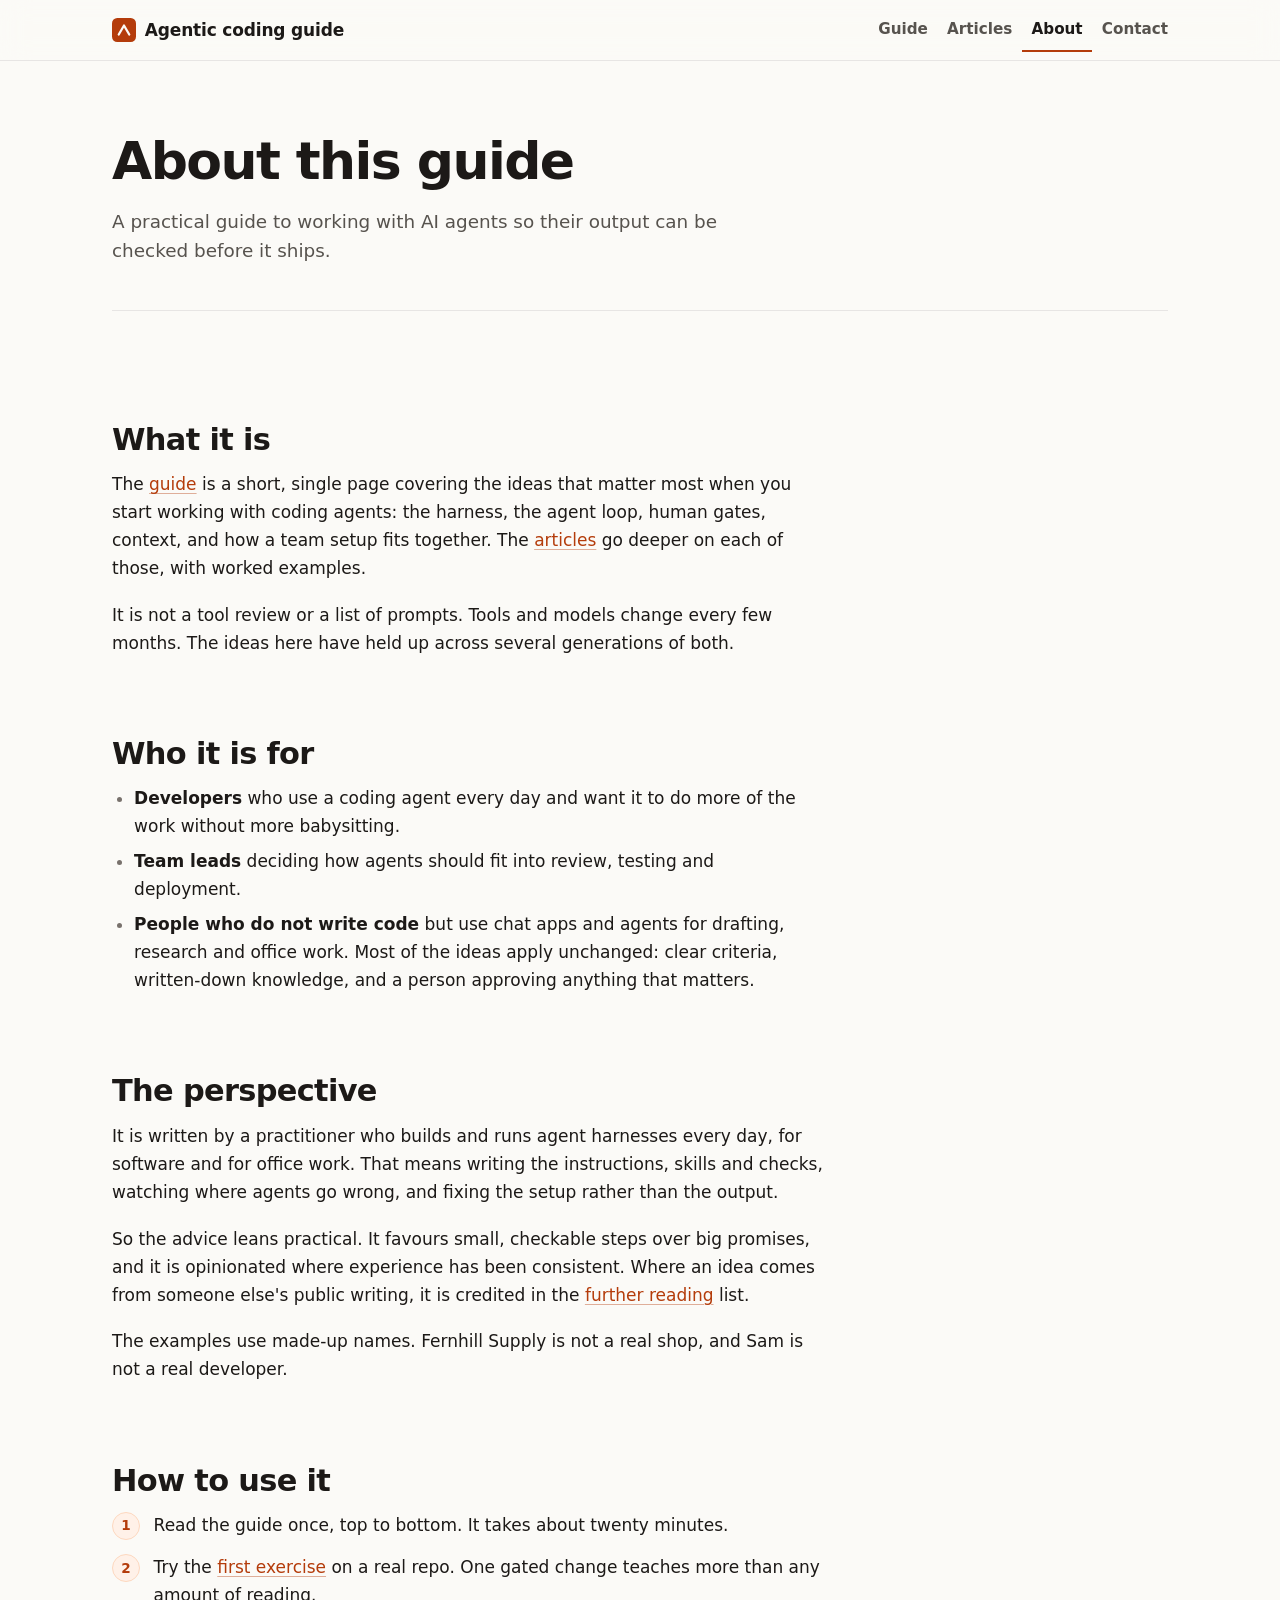
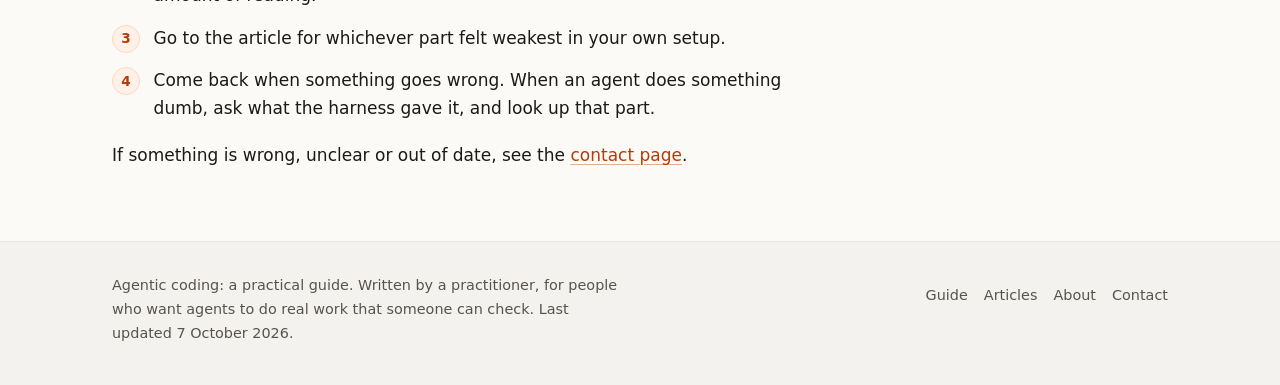
<file: about.html>
<!doctype html>
<html lang="en">
<head>
<meta charset="utf-8">
<meta name="viewport" content="width=device-width, initial-scale=1">
<title>About this guide | Agentic coding guide</title>
<meta name="description" content="What this guide is, who it is for, the perspective it is written from, and how to use it.">
<meta name="robots" content="noindex, nofollow">
<meta name="theme-color" content="#fbfaf7" media="(prefers-color-scheme: light)">
<meta name="theme-color" content="#141210" media="(prefers-color-scheme: dark)">
<meta property="og:title" content="About this guide">
<meta property="og:description" content="What this guide is, who it is for, the perspective it is written from, and how to use it.">
<link rel="icon" href="data:image/svg+xml,%3Csvg xmlns='http://www.w3.org/2000/svg' viewBox='0 0 32 32'%3E%3Crect width='32' height='32' rx='7' fill='%23b43c0b'/%3E%3Cpath d='M9 22l7-12 7 12' stroke='white' stroke-width='3' fill='none' stroke-linecap='round' stroke-linejoin='round'/%3E%3C/svg%3E">
<link rel="stylesheet" href="style.css">
<script src="site.js" defer></script>
</head>
<body>
<a class="skip" href="#main">Skip to content</a>
<header class="site-header">
  <div class="inner">
    <a class="brand" href="index.html">
      <svg width="24" height="24" viewBox="0 0 32 32" aria-hidden="true" focusable="false"><rect width="32" height="32" rx="7" fill="var(--accent)"/><path d="M9 22l7-12 7 12" stroke="var(--bg)" stroke-width="3" fill="none" stroke-linecap="round" stroke-linejoin="round"/></svg>
      <span>Agentic coding guide</span>
    </a>
    <nav class="site-nav" aria-label="Main">
      <ul>
        <li><a href="index.html">Guide</a></li>
        <li><a href="articles/index.html">Articles</a></li>
        <li><a href="about.html" aria-current="page">About</a></li>
        <li><a href="contact.html">Contact</a></li>
      </ul>
    </nav>
  </div>
</header>
<main id="main">
<div class="wrap">
<header class="hero">
  <h1>About this guide</h1>
  <p class="lede">A practical guide to working with AI agents so their output can be checked before it ships.</p>
</header>
<div class="layout-single">
<div class="prose">
<h2>What it is</h2>
<p>The <a href="index.html">guide</a> is a short, single page covering the ideas that matter most when you start working with coding agents: the harness, the agent loop, human gates, context, and how a team setup fits together. The <a href="articles/index.html">articles</a> go deeper on each of those, with worked examples.</p>
<p>It is not a tool review or a list of prompts. Tools and models change every few months. The ideas here have held up across several generations of both.</p>

<h2>Who it is for</h2>
<ul>
  <li><strong>Developers</strong> who use a coding agent every day and want it to do more of the work without more babysitting.</li>
  <li><strong>Team leads</strong> deciding how agents should fit into review, testing and deployment.</li>
  <li><strong>People who do not write code</strong> but use chat apps and agents for drafting, research and office work. Most of the ideas apply unchanged: clear criteria, written-down knowledge, and a person approving anything that matters.</li>
</ul>

<h2>The perspective</h2>
<p>It is written by a practitioner who builds and runs agent harnesses every day, for software and for office work. That means writing the instructions, skills and checks, watching where agents go wrong, and fixing the setup rather than the output.</p>
<p>So the advice leans practical. It favours small, checkable steps over big promises, and it is opinionated where experience has been consistent. Where an idea comes from someone else's public writing, it is credited in the <a href="index.html#terms">further reading</a> list.</p>
<p>The examples use made-up names. Fernhill Supply is not a real shop, and Sam is not a real developer.</p>

<h2>How to use it</h2>
<ol class="steps">
  <li>Read the guide once, top to bottom. It takes about twenty minutes.</li>
  <li>Try the <a href="index.html#exercise">first exercise</a> on a real repo. One gated change teaches more than any amount of reading.</li>
  <li>Go to the article for whichever part felt weakest in your own setup.</li>
  <li>Come back when something goes wrong. When an agent does something dumb, ask what the harness gave it, and look up that part.</li>
</ol>
<p>If something is wrong, unclear or out of date, see the <a href="contact.html">contact page</a>.</p>
</div>
</div>
</div>
</main>
<footer class="site-footer">
  <div class="inner">
    <p>Agentic coding: a practical guide. Written by a practitioner, for people who want agents to do real work that someone can check. Last updated 7 October 2026.</p>
    <nav aria-label="Footer">
      <ul>
        <li><a href="index.html">Guide</a></li>
        <li><a href="articles/index.html">Articles</a></li>
        <li><a href="about.html">About</a></li>
        <li><a href="contact.html">Contact</a></li>
      </ul>
    </nav>
  </div>
</footer>
</body>
</html>
</file>
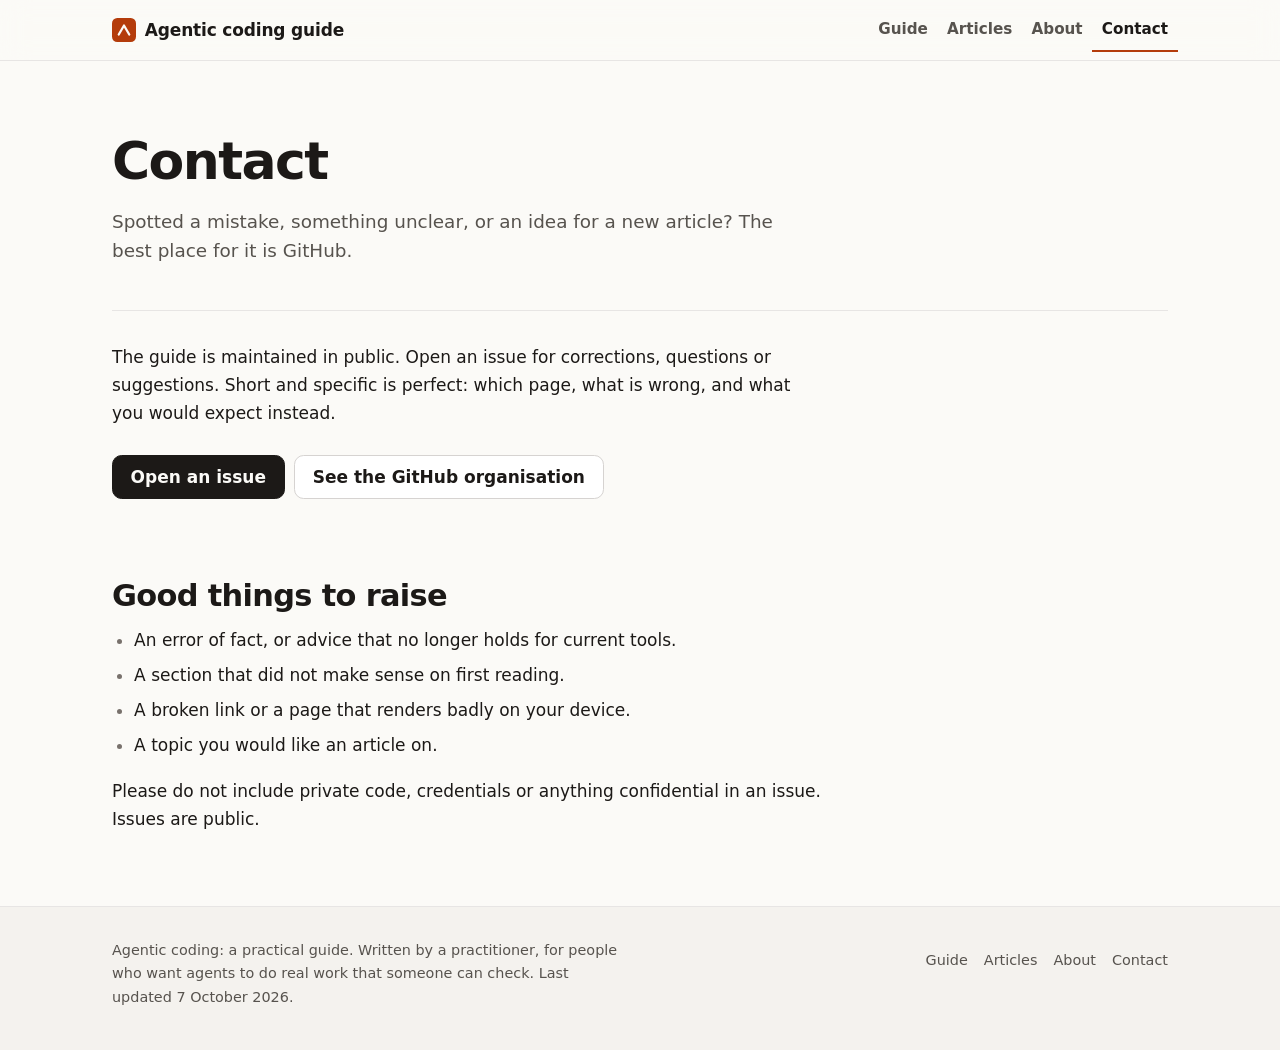
<file: contact.html>
<!doctype html>
<html lang="en">
<head>
<meta charset="utf-8">
<meta name="viewport" content="width=device-width, initial-scale=1">
<title>Contact | Agentic coding guide</title>
<meta name="description" content="How to suggest a correction or an idea for this guide.">
<meta name="robots" content="noindex, nofollow">
<meta name="theme-color" content="#fbfaf7" media="(prefers-color-scheme: light)">
<meta name="theme-color" content="#141210" media="(prefers-color-scheme: dark)">
<meta property="og:title" content="Contact">
<meta property="og:description" content="How to suggest a correction or an idea for this guide.">
<link rel="icon" href="data:image/svg+xml,%3Csvg xmlns='http://www.w3.org/2000/svg' viewBox='0 0 32 32'%3E%3Crect width='32' height='32' rx='7' fill='%23b43c0b'/%3E%3Cpath d='M9 22l7-12 7 12' stroke='white' stroke-width='3' fill='none' stroke-linecap='round' stroke-linejoin='round'/%3E%3C/svg%3E">
<link rel="stylesheet" href="style.css">
<script src="site.js" defer></script>
</head>
<body>
<a class="skip" href="#main">Skip to content</a>
<header class="site-header">
  <div class="inner">
    <a class="brand" href="index.html">
      <svg width="24" height="24" viewBox="0 0 32 32" aria-hidden="true" focusable="false"><rect width="32" height="32" rx="7" fill="var(--accent)"/><path d="M9 22l7-12 7 12" stroke="var(--bg)" stroke-width="3" fill="none" stroke-linecap="round" stroke-linejoin="round"/></svg>
      <span>Agentic coding guide</span>
    </a>
    <nav class="site-nav" aria-label="Main">
      <ul>
        <li><a href="index.html">Guide</a></li>
        <li><a href="articles/index.html">Articles</a></li>
        <li><a href="about.html">About</a></li>
        <li><a href="contact.html" aria-current="page">Contact</a></li>
      </ul>
    </nav>
  </div>
</header>
<main id="main">
<div class="wrap">
<header class="hero">
  <h1>Contact</h1>
  <p class="lede">Spotted a mistake, something unclear, or an idea for a new article? The best place for it is GitHub.</p>
</header>
<div class="layout-single">
<div class="prose">
<p>The guide is maintained in public. Open an issue for corrections, questions or suggestions. Short and specific is perfect: which page, what is wrong, and what you would expect instead.</p>
<div class="actions">
  <a class="button primary" href="https://github.com/leo-labs-ai/agentic-coding-guide/issues">Open an issue</a>
  <a class="button" href="https://github.com/leo-labs-ai">See the GitHub organisation</a>
</div>
<h2>Good things to raise</h2>
<ul>
  <li>An error of fact, or advice that no longer holds for current tools.</li>
  <li>A section that did not make sense on first reading.</li>
  <li>A broken link or a page that renders badly on your device.</li>
  <li>A topic you would like an article on.</li>
</ul>
<p>Please do not include private code, credentials or anything confidential in an issue. Issues are public.</p>
</div>
</div>
</div>
</main>
<footer class="site-footer">
  <div class="inner">
    <p>Agentic coding: a practical guide. Written by a practitioner, for people who want agents to do real work that someone can check. Last updated 7 October 2026.</p>
    <nav aria-label="Footer">
      <ul>
        <li><a href="index.html">Guide</a></li>
        <li><a href="articles/index.html">Articles</a></li>
        <li><a href="about.html">About</a></li>
        <li><a href="contact.html">Contact</a></li>
      </ul>
    </nav>
  </div>
</footer>
</body>
</html>
</file>
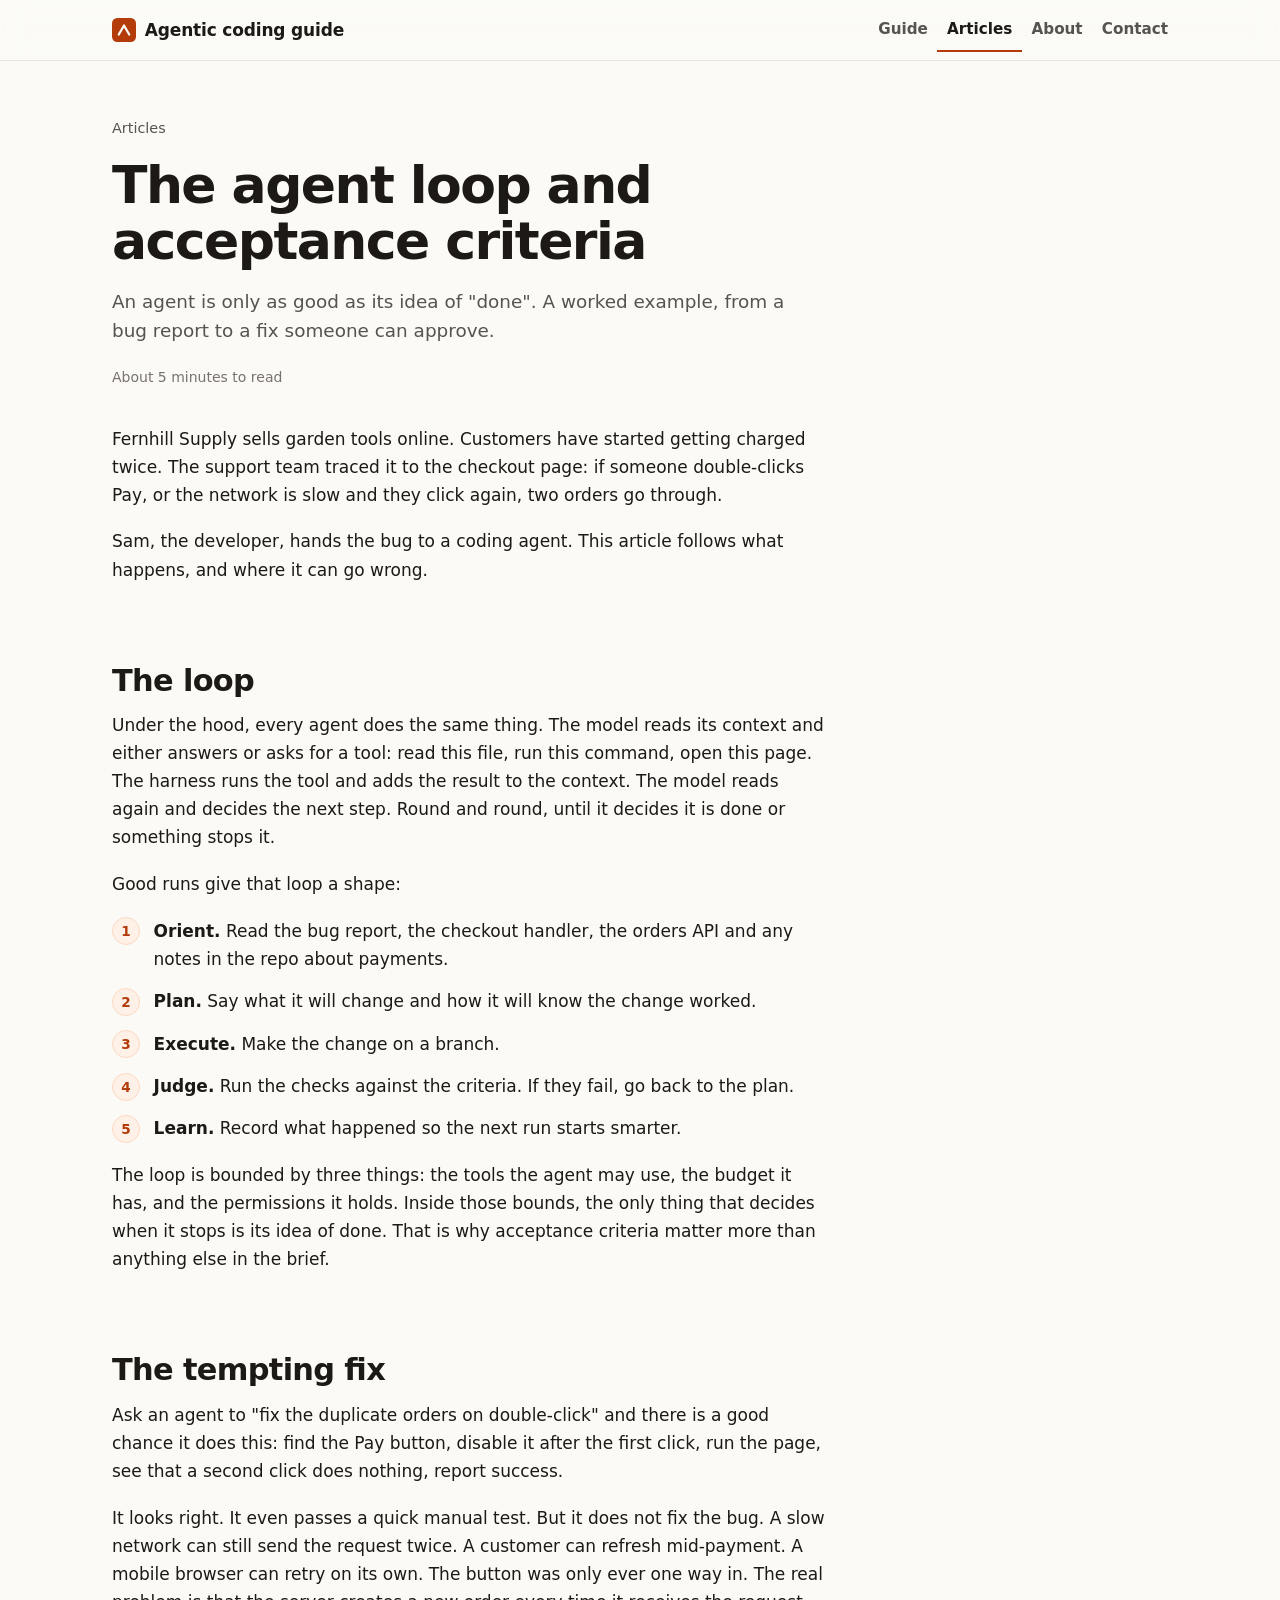
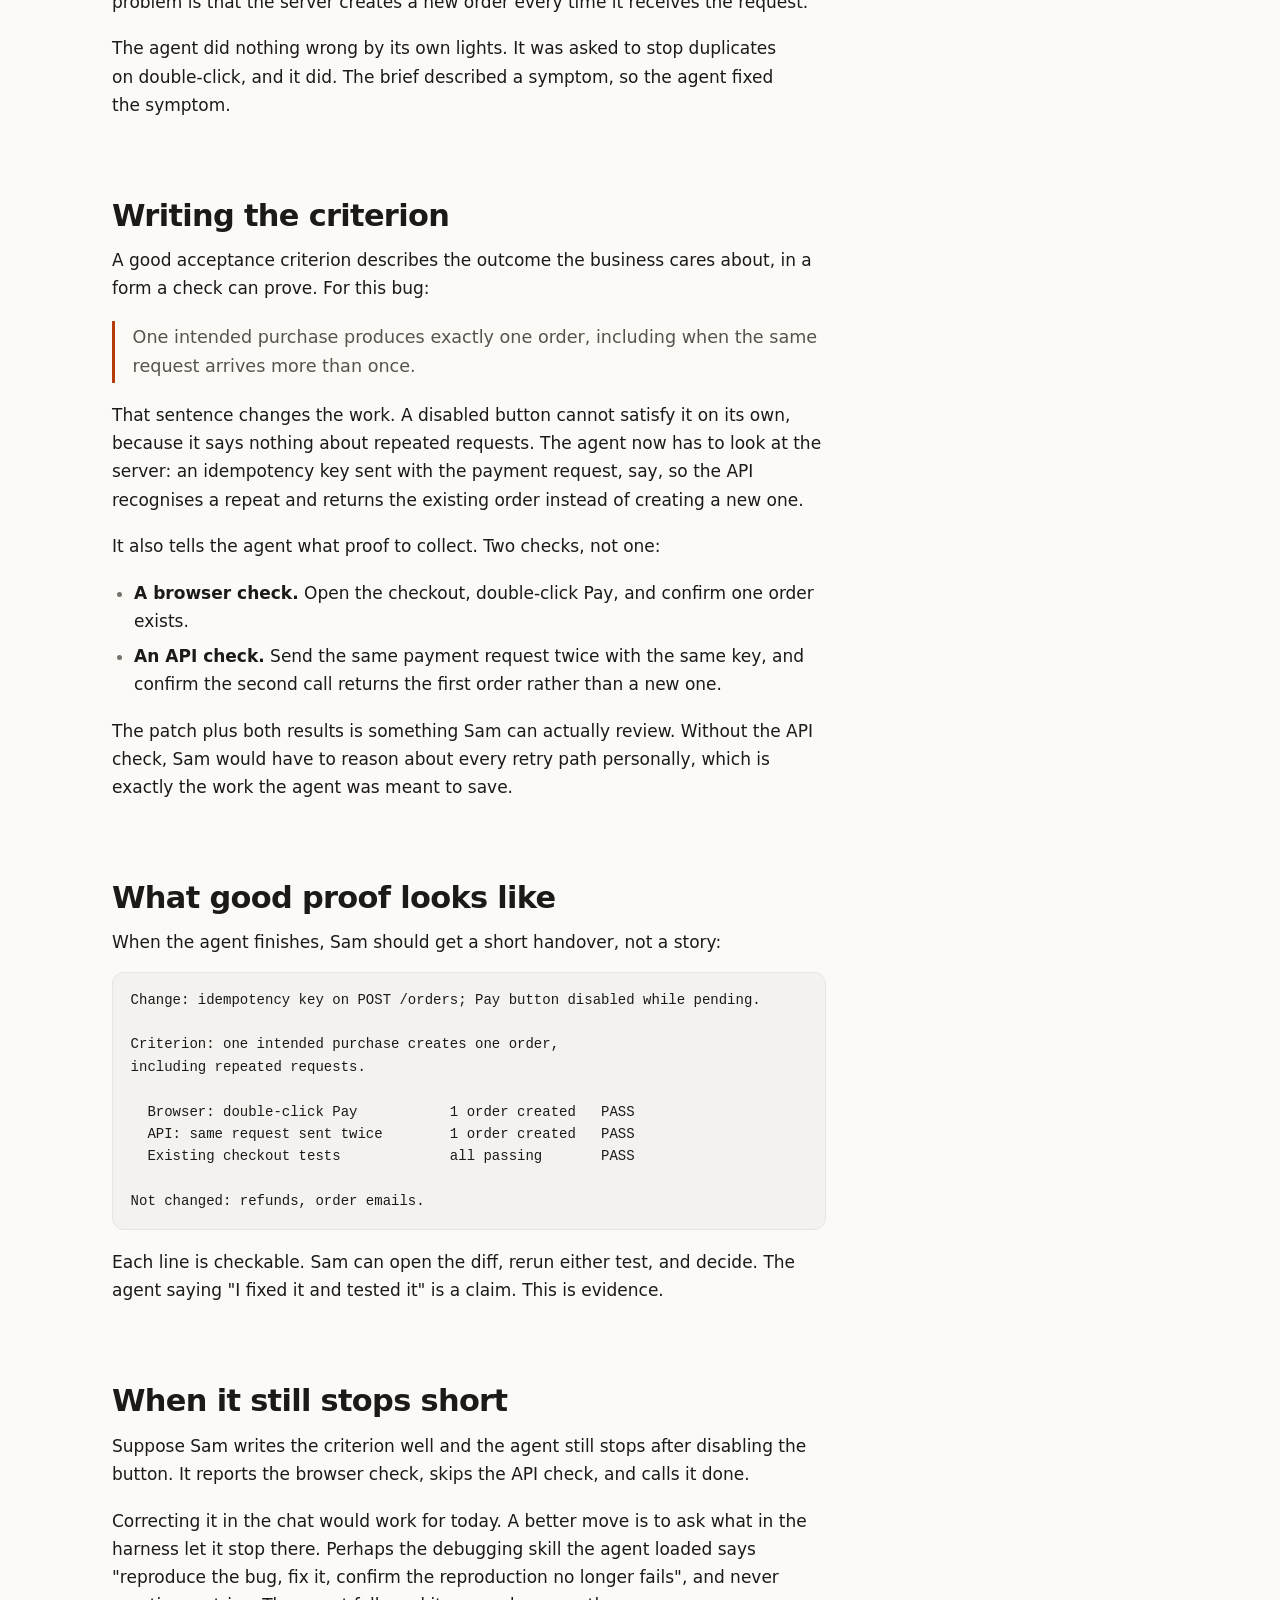
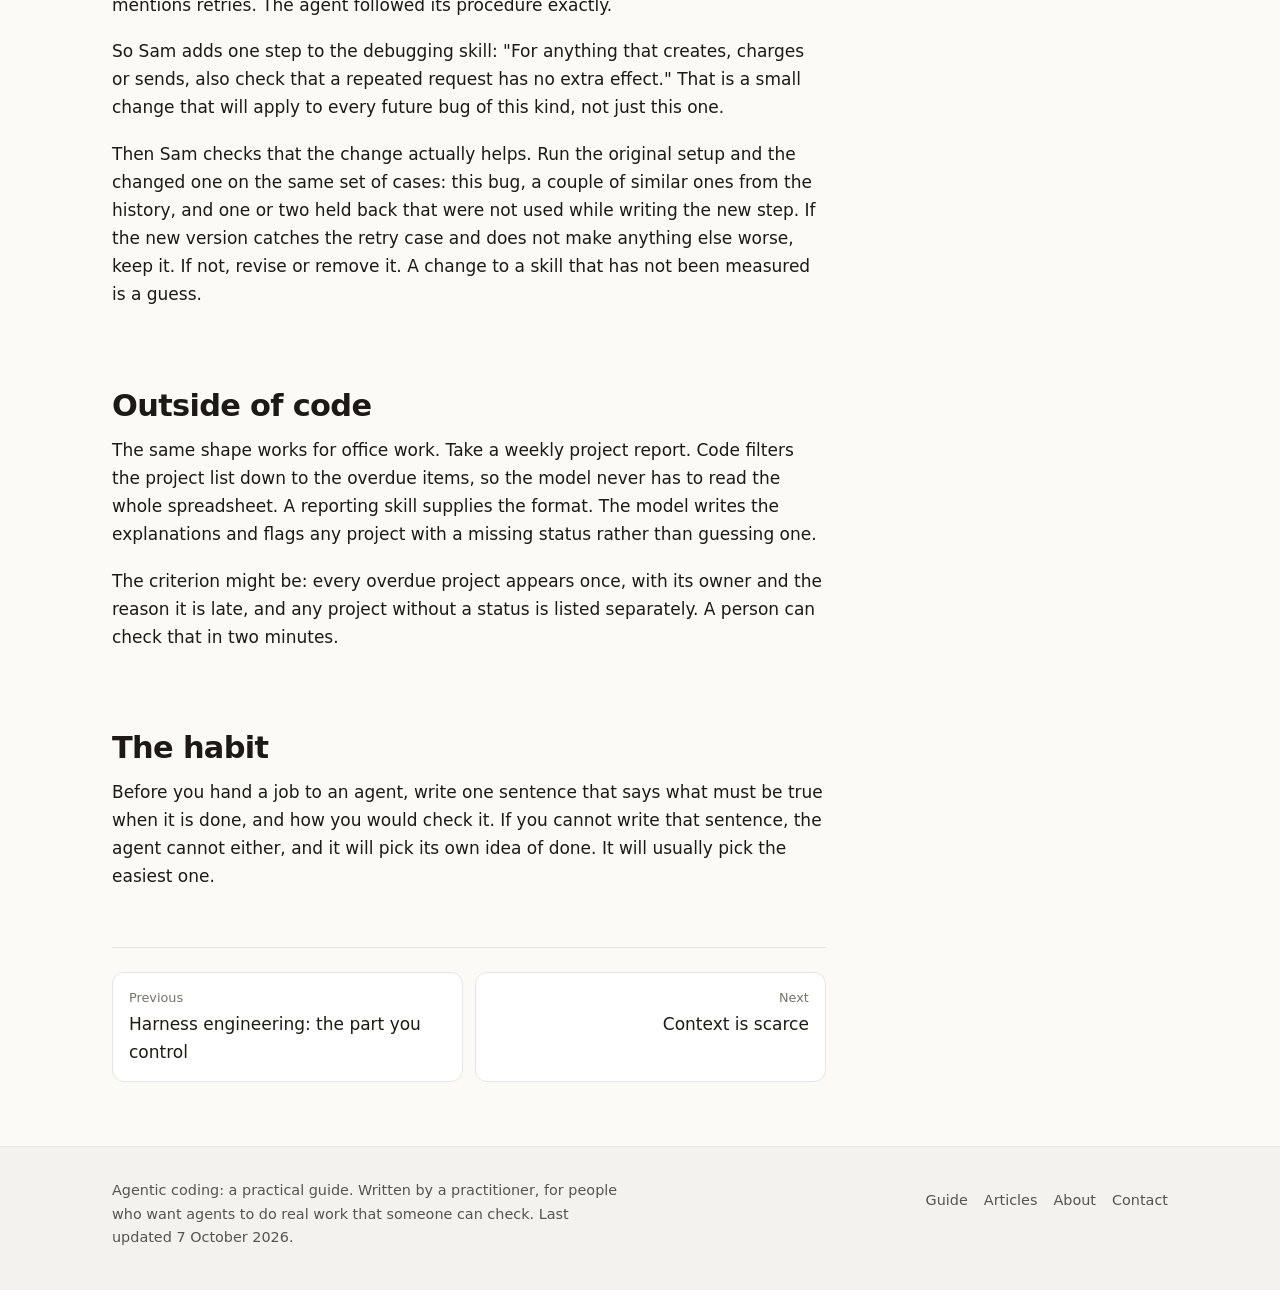
<file: articles/agent-loop.html>
<!doctype html>
<html lang="en">
<head>
<meta charset="utf-8">
<meta name="viewport" content="width=device-width, initial-scale=1">
<title>The agent loop and acceptance criteria | Agentic coding guide</title>
<meta name="description" content="A worked example: duplicate orders at checkout. How an agent loops through a fix, why a disabled button proves nothing, and what proof a reviewer actually needs.">
<meta name="robots" content="noindex, nofollow">
<meta name="theme-color" content="#fbfaf7" media="(prefers-color-scheme: light)">
<meta name="theme-color" content="#141210" media="(prefers-color-scheme: dark)">
<meta property="og:title" content="The agent loop and acceptance criteria">
<meta property="og:description" content="A worked example: duplicate orders at checkout. How an agent loops through a fix, why a disabled button proves nothing, and what proof a reviewer actually needs.">
<link rel="icon" href="data:image/svg+xml,%3Csvg xmlns='http://www.w3.org/2000/svg' viewBox='0 0 32 32'%3E%3Crect width='32' height='32' rx='7' fill='%23b43c0b'/%3E%3Cpath d='M9 22l7-12 7 12' stroke='white' stroke-width='3' fill='none' stroke-linecap='round' stroke-linejoin='round'/%3E%3C/svg%3E">
<link rel="stylesheet" href="../style.css">
<script src="../site.js" defer></script>
</head>
<body>
<a class="skip" href="#main">Skip to content</a>
<header class="site-header">
  <div class="inner">
    <a class="brand" href="../index.html">
      <svg width="24" height="24" viewBox="0 0 32 32" aria-hidden="true" focusable="false"><rect width="32" height="32" rx="7" fill="var(--accent)"/><path d="M9 22l7-12 7 12" stroke="var(--bg)" stroke-width="3" fill="none" stroke-linecap="round" stroke-linejoin="round"/></svg>
      <span>Agentic coding guide</span>
    </a>
    <nav class="site-nav" aria-label="Main">
      <ul>
        <li><a href="../index.html">Guide</a></li>
        <li><a href="../articles/index.html" aria-current="page">Articles</a></li>
        <li><a href="../about.html">About</a></li>
        <li><a href="../contact.html">Contact</a></li>
      </ul>
    </nav>
  </div>
</header>
<main id="main">
<div class="wrap">
<article class="article">
<header class="article-head">
  <p class="crumb"><a href="index.html">Articles</a></p>
  <h1>The agent loop and acceptance criteria</h1>
  <p class="lede">An agent is only as good as its idea of "done". A worked example, from a bug report to a fix someone can approve.</p>
  <p class="meta">About 5 minutes to read</p>
</header>

<div class="prose">
<p>Fernhill Supply sells garden tools online. Customers have started getting charged twice. The support team traced it to the checkout page: if someone double-clicks Pay, or the network is slow and they click again, two orders go through.</p>
<p>Sam, the developer, hands the bug to a coding agent. This article follows what happens, and where it can go wrong.</p>

<h2>The loop</h2>
<p>Under the hood, every agent does the same thing. The model reads its context and either answers or asks for a tool: read this file, run this command, open this page. The harness runs the tool and adds the result to the context. The model reads again and decides the next step. Round and round, until it decides it is done or something stops it.</p>
<p>Good runs give that loop a shape:</p>
<ol class="steps">
  <li><strong>Orient.</strong> Read the bug report, the checkout handler, the orders API and any notes in the repo about payments.</li>
  <li><strong>Plan.</strong> Say what it will change and how it will know the change worked.</li>
  <li><strong>Execute.</strong> Make the change on a branch.</li>
  <li><strong>Judge.</strong> Run the checks against the criteria. If they fail, go back to the plan.</li>
  <li><strong>Learn.</strong> Record what happened so the next run starts smarter.</li>
</ol>
<p>The loop is bounded by three things: the tools the agent may use, the budget it has, and the permissions it holds. Inside those bounds, the only thing that decides when it stops is its idea of done. That is why acceptance criteria matter more than anything else in the brief.</p>

<h2>The tempting fix</h2>
<p>Ask an agent to "fix the duplicate orders on double-click" and there is a good chance it does this: find the Pay button, disable it after the first click, run the page, see that a second click does nothing, report success.</p>
<p>It looks right. It even passes a quick manual test. But it does not fix the bug. A slow network can still send the request twice. A customer can refresh mid-payment. A mobile browser can retry on its own. The button was only ever one way in. The real problem is that the server creates a new order every time it receives the request.</p>
<p>The agent did nothing wrong by its own lights. It was asked to stop duplicates on double-click, and it did. The brief described a symptom, so the agent fixed the symptom.</p>

<h2>Writing the criterion</h2>
<p>A good acceptance criterion describes the outcome the business cares about, in a form a check can prove. For this bug:</p>
<blockquote><p>One intended purchase produces exactly one order, including when the same request arrives more than once.</p></blockquote>
<p>That sentence changes the work. A disabled button cannot satisfy it on its own, because it says nothing about repeated requests. The agent now has to look at the server: an idempotency key sent with the payment request, say, so the API recognises a repeat and returns the existing order instead of creating a new one.</p>
<p>It also tells the agent what proof to collect. Two checks, not one:</p>
<ul>
  <li><strong>A browser check.</strong> Open the checkout, double-click Pay, and confirm one order exists.</li>
  <li><strong>An API check.</strong> Send the same payment request twice with the same key, and confirm the second call returns the first order rather than a new one.</li>
</ul>
<p>The patch plus both results is something Sam can actually review. Without the API check, Sam would have to reason about every retry path personally, which is exactly the work the agent was meant to save.</p>

<h2>What good proof looks like</h2>
<p>When the agent finishes, Sam should get a short handover, not a story:</p>
<pre><code>Change: idempotency key on POST /orders; Pay button disabled while pending.

Criterion: one intended purchase creates one order,
including repeated requests.

  Browser: double-click Pay           1 order created   PASS
  API: same request sent twice        1 order created   PASS
  Existing checkout tests             all passing       PASS

Not changed: refunds, order emails.</code></pre>
<p>Each line is checkable. Sam can open the diff, rerun either test, and decide. The agent saying "I fixed it and tested it" is a claim. This is evidence.</p>

<h2>When it still stops short</h2>
<p>Suppose Sam writes the criterion well and the agent still stops after disabling the button. It reports the browser check, skips the API check, and calls it done.</p>
<p>Correcting it in the chat would work for today. A better move is to ask what in the harness let it stop there. Perhaps the debugging skill the agent loaded says "reproduce the bug, fix it, confirm the reproduction no longer fails", and never mentions retries. The agent followed its procedure exactly.</p>
<p>So Sam adds one step to the debugging skill: "For anything that creates, charges or sends, also check that a repeated request has no extra effect." That is a small change that will apply to every future bug of this kind, not just this one.</p>
<p>Then Sam checks that the change actually helps. Run the original setup and the changed one on the same set of cases: this bug, a couple of similar ones from the history, and one or two held back that were not used while writing the new step. If the new version catches the retry case and does not make anything else worse, keep it. If not, revise or remove it. A change to a skill that has not been measured is a guess.</p>

<h2>Outside of code</h2>
<p>The same shape works for office work. Take a weekly project report. Code filters the project list down to the overdue items, so the model never has to read the whole spreadsheet. A reporting skill supplies the format. The model writes the explanations and flags any project with a missing status rather than guessing one.</p>
<p>The criterion might be: every overdue project appears once, with its owner and the reason it is late, and any project without a status is listed separately. A person can check that in two minutes.</p>

<h2>The habit</h2>
<p>Before you hand a job to an agent, write one sentence that says what must be true when it is done, and how you would check it. If you cannot write that sentence, the agent cannot either, and it will pick its own idea of done. It will usually pick the easiest one.</p>
</div>

<footer class="article-foot">
  <nav class="pager" aria-label="More articles">
    <a class="prev" href="harness-engineering.html"><small>Previous</small>Harness engineering: the part you control</a>
    <a class="next" href="context-is-scarce.html"><small>Next</small>Context is scarce</a>
  </nav>
</footer>
</article>
</div>
</main>
<footer class="site-footer">
  <div class="inner">
    <p>Agentic coding: a practical guide. Written by a practitioner, for people who want agents to do real work that someone can check. Last updated 7 October 2026.</p>
    <nav aria-label="Footer">
      <ul>
        <li><a href="../index.html">Guide</a></li>
        <li><a href="../articles/index.html">Articles</a></li>
        <li><a href="../about.html">About</a></li>
        <li><a href="../contact.html">Contact</a></li>
      </ul>
    </nav>
  </div>
</footer>
</body>
</html>
</file>
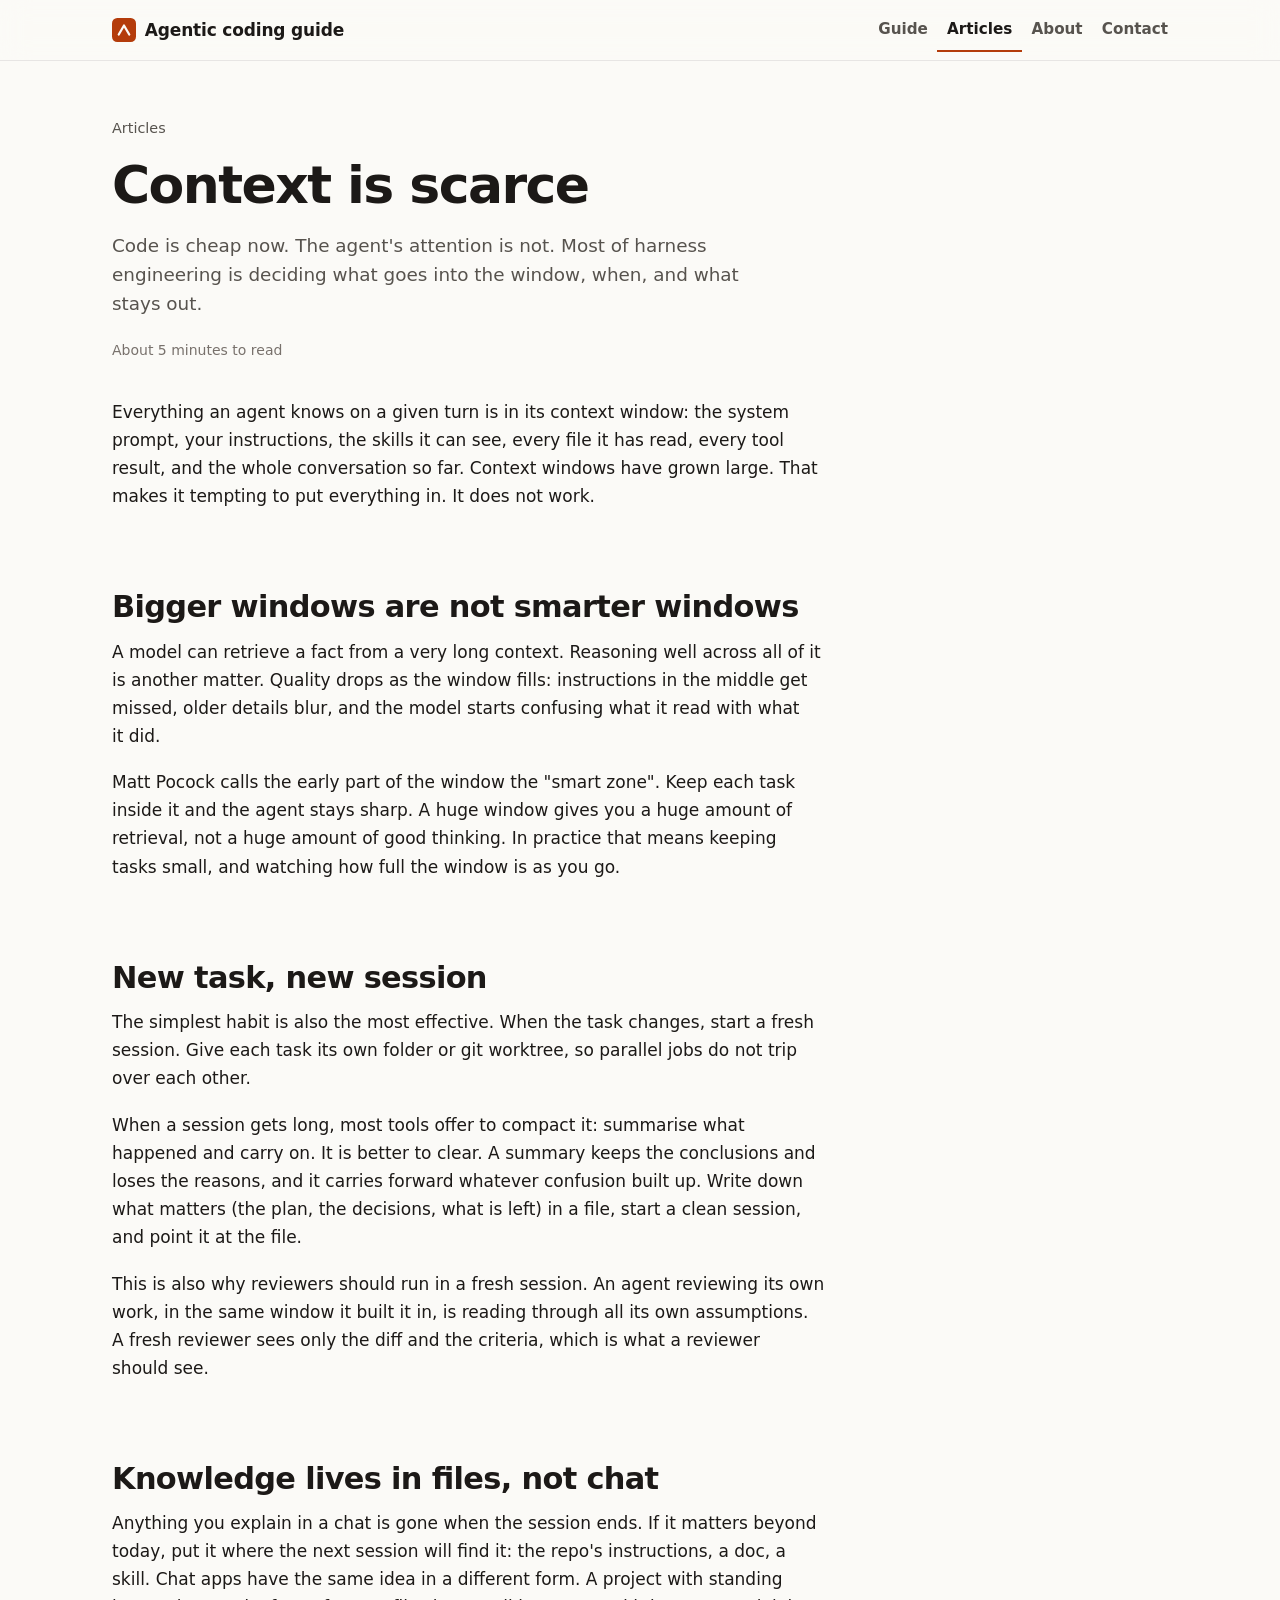
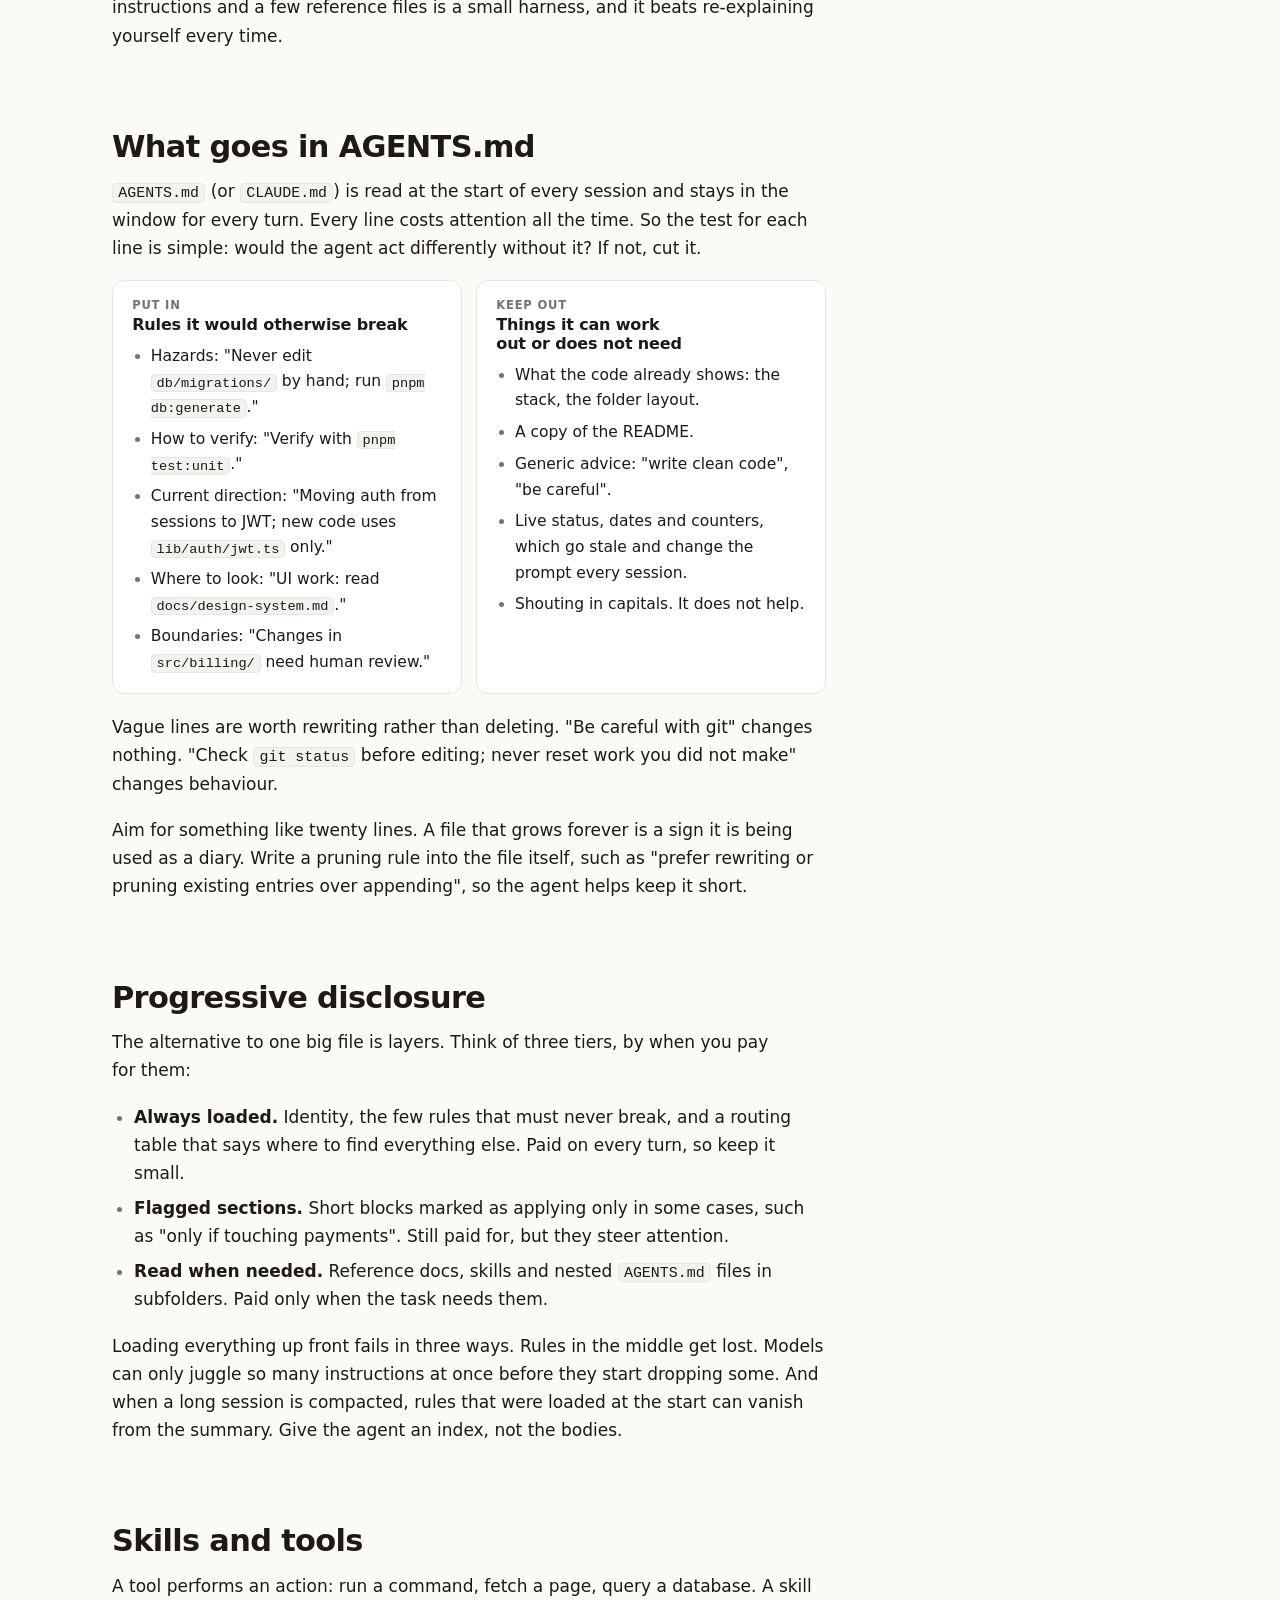
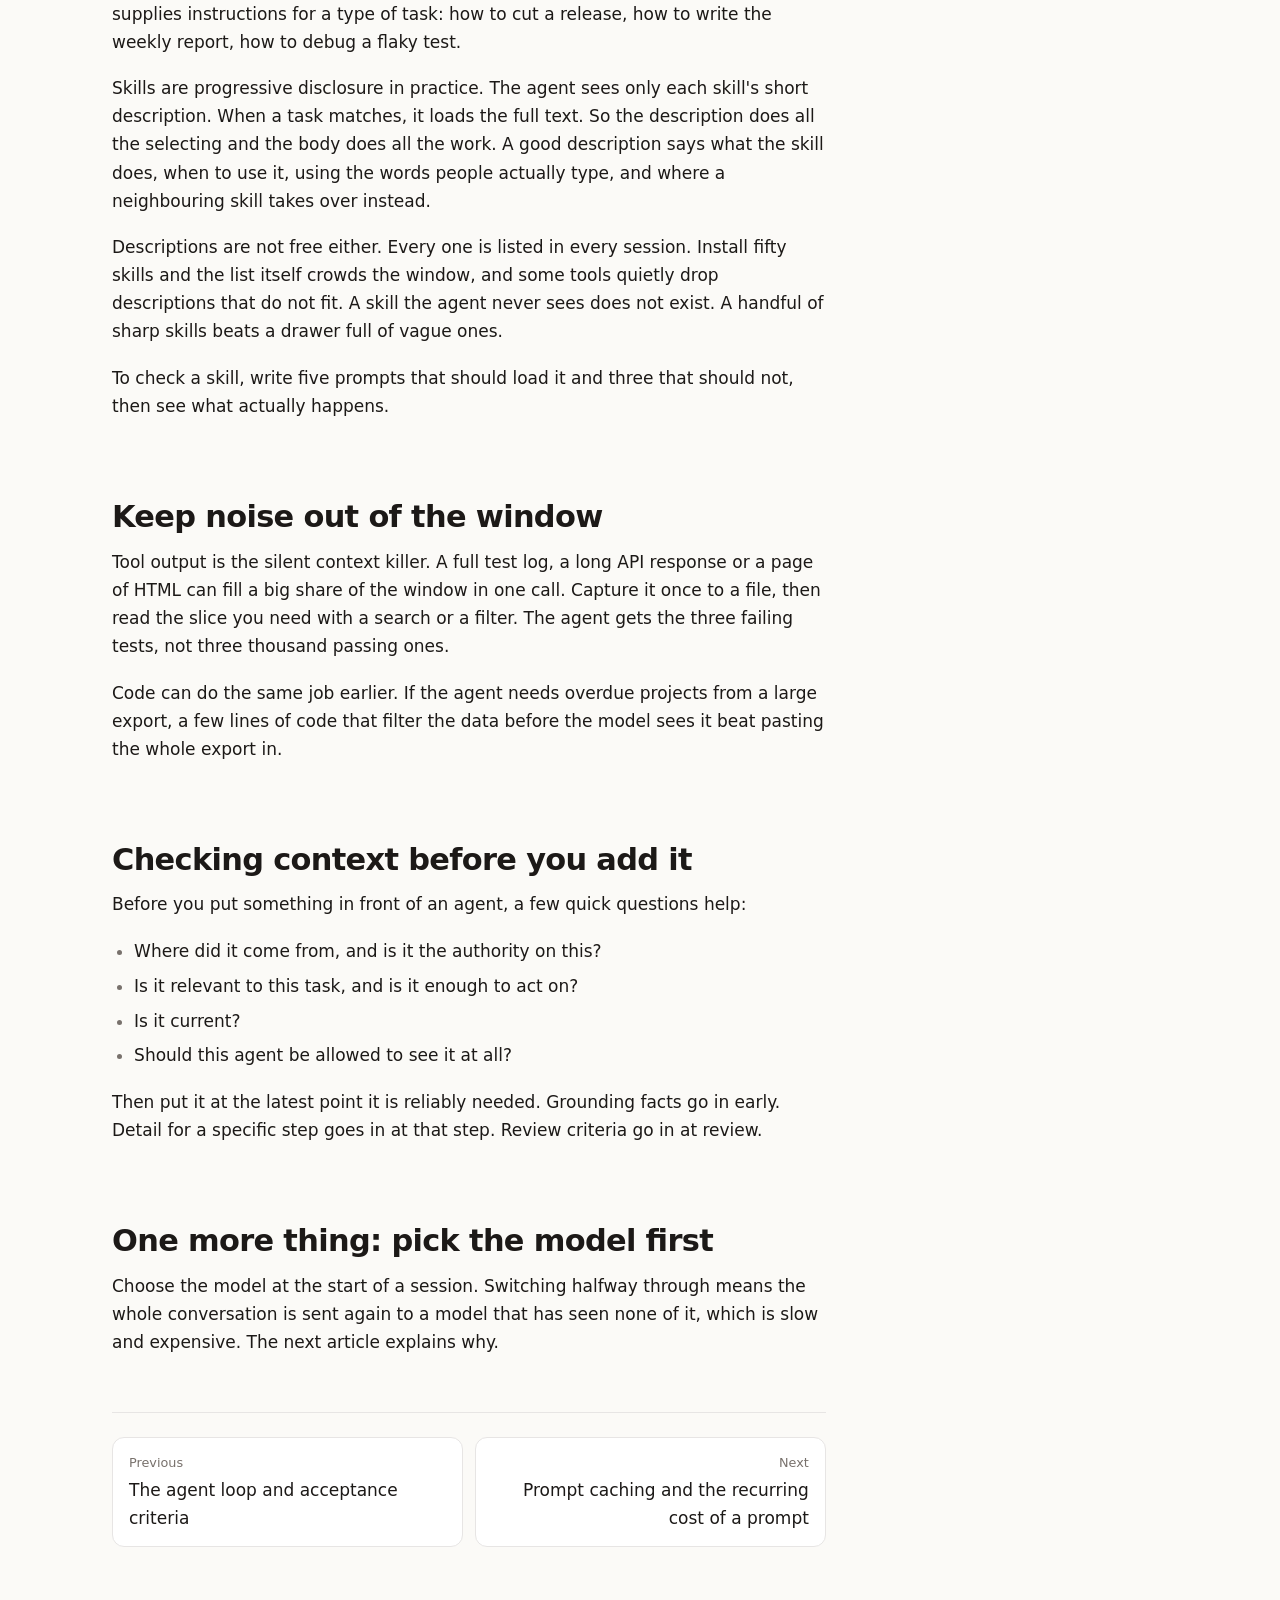
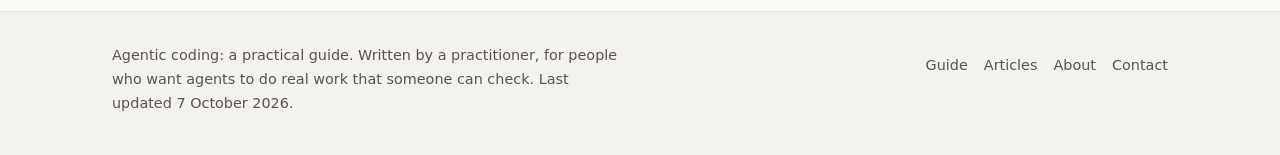
<file: articles/context-is-scarce.html>
<!doctype html>
<html lang="en">
<head>
<meta charset="utf-8">
<meta name="viewport" content="width=device-width, initial-scale=1">
<title>Context is scarce | Agentic coding guide</title>
<meta name="description" content="Code is cheap. The context window is not. What goes in AGENTS.md and what stays out, progressive disclosure, skills versus tools, and why you should clear rather than compact.">
<meta name="robots" content="noindex, nofollow">
<meta name="theme-color" content="#fbfaf7" media="(prefers-color-scheme: light)">
<meta name="theme-color" content="#141210" media="(prefers-color-scheme: dark)">
<meta property="og:title" content="Context is scarce">
<meta property="og:description" content="Code is cheap. The context window is not. What goes in AGENTS.md and what stays out, progressive disclosure, skills versus tools, and why you should clear rather than compact.">
<link rel="icon" href="data:image/svg+xml,%3Csvg xmlns='http://www.w3.org/2000/svg' viewBox='0 0 32 32'%3E%3Crect width='32' height='32' rx='7' fill='%23b43c0b'/%3E%3Cpath d='M9 22l7-12 7 12' stroke='white' stroke-width='3' fill='none' stroke-linecap='round' stroke-linejoin='round'/%3E%3C/svg%3E">
<link rel="stylesheet" href="../style.css">
<script src="../site.js" defer></script>
</head>
<body>
<a class="skip" href="#main">Skip to content</a>
<header class="site-header">
  <div class="inner">
    <a class="brand" href="../index.html">
      <svg width="24" height="24" viewBox="0 0 32 32" aria-hidden="true" focusable="false"><rect width="32" height="32" rx="7" fill="var(--accent)"/><path d="M9 22l7-12 7 12" stroke="var(--bg)" stroke-width="3" fill="none" stroke-linecap="round" stroke-linejoin="round"/></svg>
      <span>Agentic coding guide</span>
    </a>
    <nav class="site-nav" aria-label="Main">
      <ul>
        <li><a href="../index.html">Guide</a></li>
        <li><a href="../articles/index.html" aria-current="page">Articles</a></li>
        <li><a href="../about.html">About</a></li>
        <li><a href="../contact.html">Contact</a></li>
      </ul>
    </nav>
  </div>
</header>
<main id="main">
<div class="wrap">
<article class="article">
<header class="article-head">
  <p class="crumb"><a href="index.html">Articles</a></p>
  <h1>Context is scarce</h1>
  <p class="lede">Code is cheap now. The agent's attention is not. Most of harness engineering is deciding what goes into the window, when, and what stays out.</p>
  <p class="meta">About 5 minutes to read</p>
</header>

<div class="prose">
<p>Everything an agent knows on a given turn is in its context window: the system prompt, your instructions, the skills it can see, every file it has read, every tool result, and the whole conversation so far. Context windows have grown large. That makes it tempting to put everything in. It does not work.</p>

<h2>Bigger windows are not smarter windows</h2>
<p>A model can retrieve a fact from a very long context. Reasoning well across all of it is another matter. Quality drops as the window fills: instructions in the middle get missed, older details blur, and the model starts confusing what it read with what it did.</p>
<p>Matt Pocock calls the early part of the window the "smart zone". Keep each task inside it and the agent stays sharp. A huge window gives you a huge amount of retrieval, not a huge amount of good thinking. In practice that means keeping tasks small, and watching how full the window is as you go.</p>

<h2>New task, new session</h2>
<p>The simplest habit is also the most effective. When the task changes, start a fresh session. Give each task its own folder or git worktree, so parallel jobs do not trip over each other.</p>
<p>When a session gets long, most tools offer to compact it: summarise what happened and carry on. It is better to clear. A summary keeps the conclusions and loses the reasons, and it carries forward whatever confusion built up. Write down what matters (the plan, the decisions, what is left) in a file, start a clean session, and point it at the file.</p>
<p>This is also why reviewers should run in a fresh session. An agent reviewing its own work, in the same window it built it in, is reading through all its own assumptions. A fresh reviewer sees only the diff and the criteria, which is what a reviewer should see.</p>

<h2>Knowledge lives in files, not chat</h2>
<p>Anything you explain in a chat is gone when the session ends. If it matters beyond today, put it where the next session will find it: the repo's instructions, a doc, a skill. Chat apps have the same idea in a different form. A project with standing instructions and a few reference files is a small harness, and it beats re-explaining yourself every time.</p>

<h2>What goes in AGENTS.md</h2>
<p><code>AGENTS.md</code> (or <code>CLAUDE.md</code>) is read at the start of every session and stays in the window for every turn. Every line costs attention all the time. So the test for each line is simple: would the agent act differently without it? If not, cut it.</p>
<div class="compare">
  <div class="panel good">
    <h3>Rules it would otherwise break</h3>
    <ul>
      <li>Hazards: "Never edit <code>db/migrations/</code> by hand; run <code>pnpm db:generate</code>."</li>
      <li>How to verify: "Verify with <code>pnpm test:unit</code>."</li>
      <li>Current direction: "Moving auth from sessions to JWT; new code uses <code>lib/auth/jwt.ts</code> only."</li>
      <li>Where to look: "UI work: read <code>docs/design-system.md</code>."</li>
      <li>Boundaries: "Changes in <code>src/billing/</code> need human review."</li>
    </ul>
  </div>
  <div class="panel bad">
    <h3>Things it can work out or does not need</h3>
    <ul>
      <li>What the code already shows: the stack, the folder layout.</li>
      <li>A copy of the README.</li>
      <li>Generic advice: "write clean code", "be careful".</li>
      <li>Live status, dates and counters, which go stale and change the prompt every session.</li>
      <li>Shouting in capitals. It does not help.</li>
    </ul>
  </div>
</div>
<p>Vague lines are worth rewriting rather than deleting. "Be careful with git" changes nothing. "Check <code>git status</code> before editing; never reset work you did not make" changes behaviour.</p>
<p>Aim for something like twenty lines. A file that grows forever is a sign it is being used as a diary. Write a pruning rule into the file itself, such as "prefer rewriting or pruning existing entries over appending", so the agent helps keep it short.</p>

<h2>Progressive disclosure</h2>
<p>The alternative to one big file is layers. Think of three tiers, by when you pay for them:</p>
<ul>
  <li><strong>Always loaded.</strong> Identity, the few rules that must never break, and a routing table that says where to find everything else. Paid on every turn, so keep it small.</li>
  <li><strong>Flagged sections.</strong> Short blocks marked as applying only in some cases, such as "only if touching payments". Still paid for, but they steer attention.</li>
  <li><strong>Read when needed.</strong> Reference docs, skills and nested <code>AGENTS.md</code> files in subfolders. Paid only when the task needs them.</li>
</ul>
<p>Loading everything up front fails in three ways. Rules in the middle get lost. Models can only juggle so many instructions at once before they start dropping some. And when a long session is compacted, rules that were loaded at the start can vanish from the summary. Give the agent an index, not the bodies.</p>

<h2>Skills and tools</h2>
<p>A tool performs an action: run a command, fetch a page, query a database. A skill supplies instructions for a type of task: how to cut a release, how to write the weekly report, how to debug a flaky test.</p>
<p>Skills are progressive disclosure in practice. The agent sees only each skill's short description. When a task matches, it loads the full text. So the description does all the selecting and the body does all the work. A good description says what the skill does, when to use it, using the words people actually type, and where a neighbouring skill takes over instead.</p>
<p>Descriptions are not free either. Every one is listed in every session. Install fifty skills and the list itself crowds the window, and some tools quietly drop descriptions that do not fit. A skill the agent never sees does not exist. A handful of sharp skills beats a drawer full of vague ones.</p>
<p>To check a skill, write five prompts that should load it and three that should not, then see what actually happens.</p>

<h2>Keep noise out of the window</h2>
<p>Tool output is the silent context killer. A full test log, a long API response or a page of HTML can fill a big share of the window in one call. Capture it once to a file, then read the slice you need with a search or a filter. The agent gets the three failing tests, not three thousand passing ones.</p>
<p>Code can do the same job earlier. If the agent needs overdue projects from a large export, a few lines of code that filter the data before the model sees it beat pasting the whole export in.</p>

<h2>Checking context before you add it</h2>
<p>Before you put something in front of an agent, a few quick questions help:</p>
<ul>
  <li>Where did it come from, and is it the authority on this?</li>
  <li>Is it relevant to this task, and is it enough to act on?</li>
  <li>Is it current?</li>
  <li>Should this agent be allowed to see it at all?</li>
</ul>
<p>Then put it at the latest point it is reliably needed. Grounding facts go in early. Detail for a specific step goes in at that step. Review criteria go in at review.</p>

<h2>One more thing: pick the model first</h2>
<p>Choose the model at the start of a session. Switching halfway through means the whole conversation is sent again to a model that has seen none of it, which is slow and expensive. The next article explains why.</p>
</div>

<footer class="article-foot">
  <nav class="pager" aria-label="More articles">
    <a class="prev" href="agent-loop.html"><small>Previous</small>The agent loop and acceptance criteria</a>
    <a class="next" href="prompt-caching.html"><small>Next</small>Prompt caching and the recurring cost of a prompt</a>
  </nav>
</footer>
</article>
</div>
</main>
<footer class="site-footer">
  <div class="inner">
    <p>Agentic coding: a practical guide. Written by a practitioner, for people who want agents to do real work that someone can check. Last updated 7 October 2026.</p>
    <nav aria-label="Footer">
      <ul>
        <li><a href="../index.html">Guide</a></li>
        <li><a href="../articles/index.html">Articles</a></li>
        <li><a href="../about.html">About</a></li>
        <li><a href="../contact.html">Contact</a></li>
      </ul>
    </nav>
  </div>
</footer>
</body>
</html>
</file>
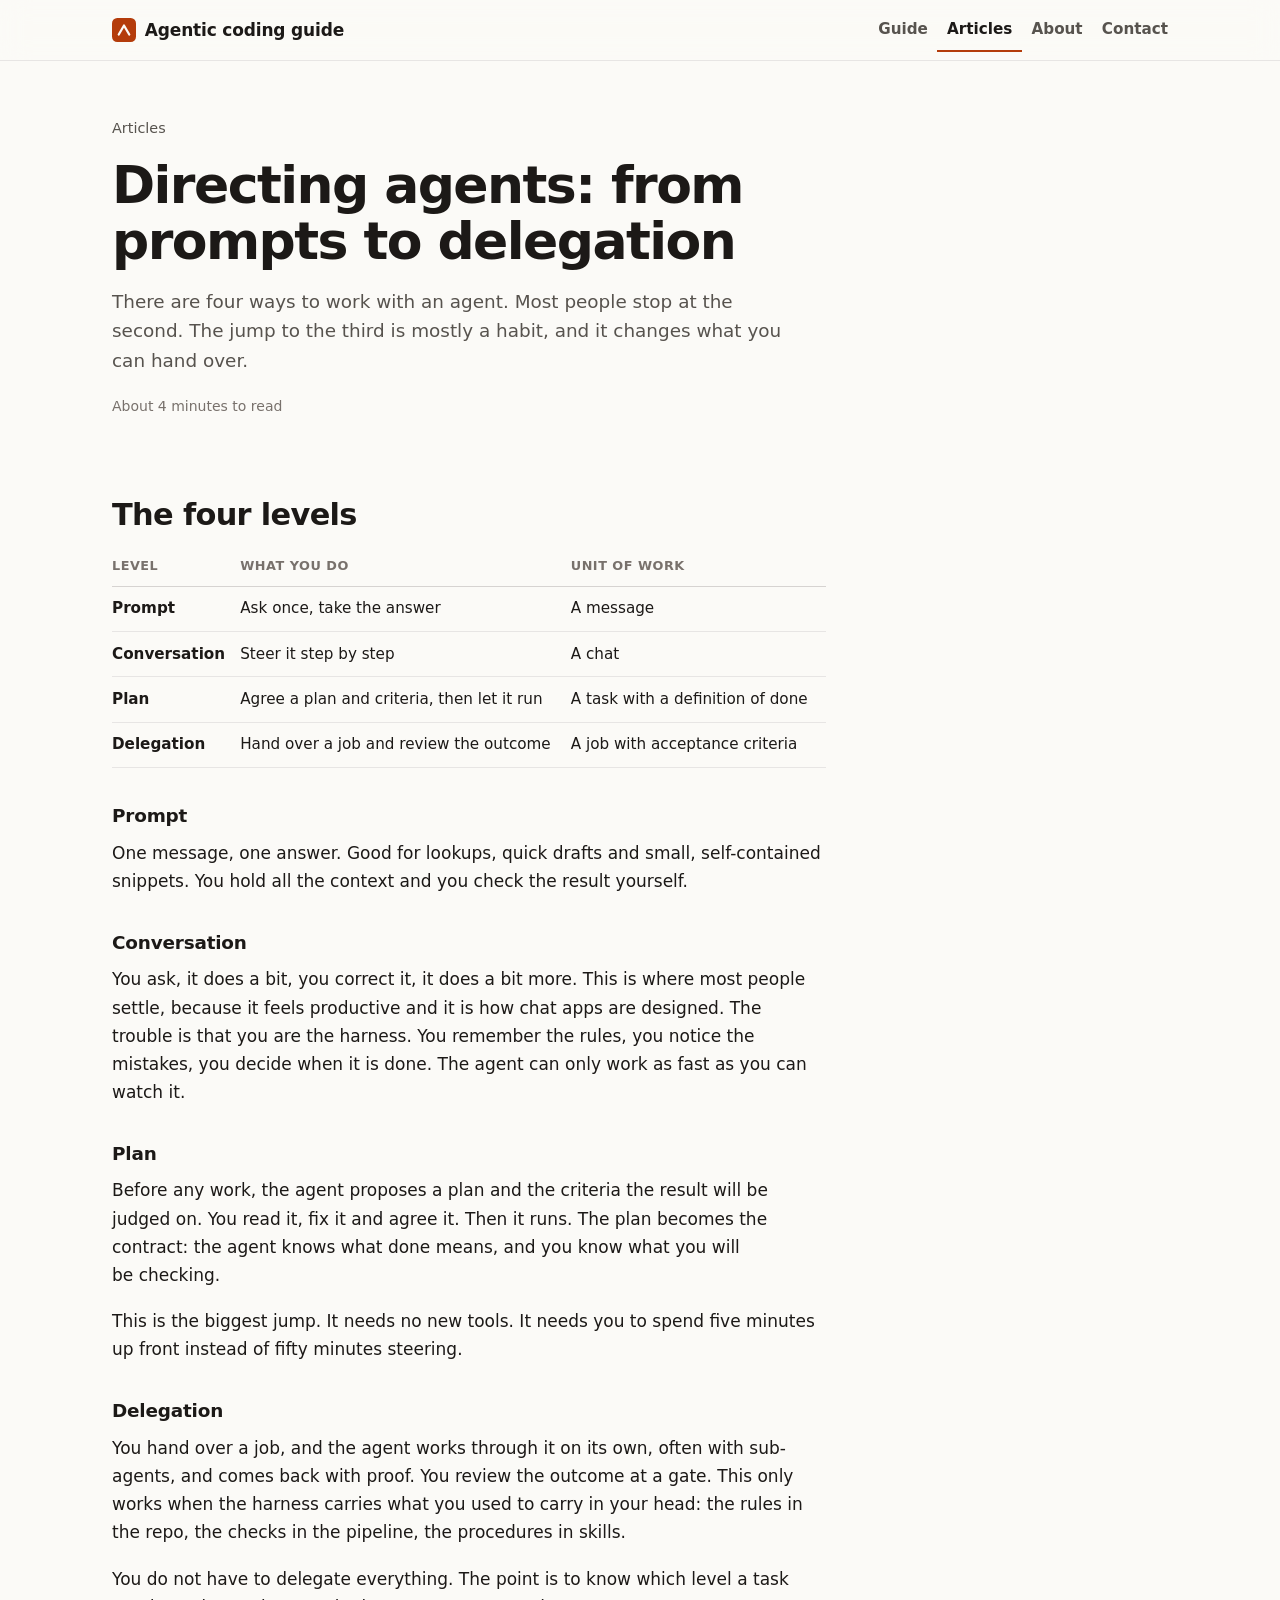
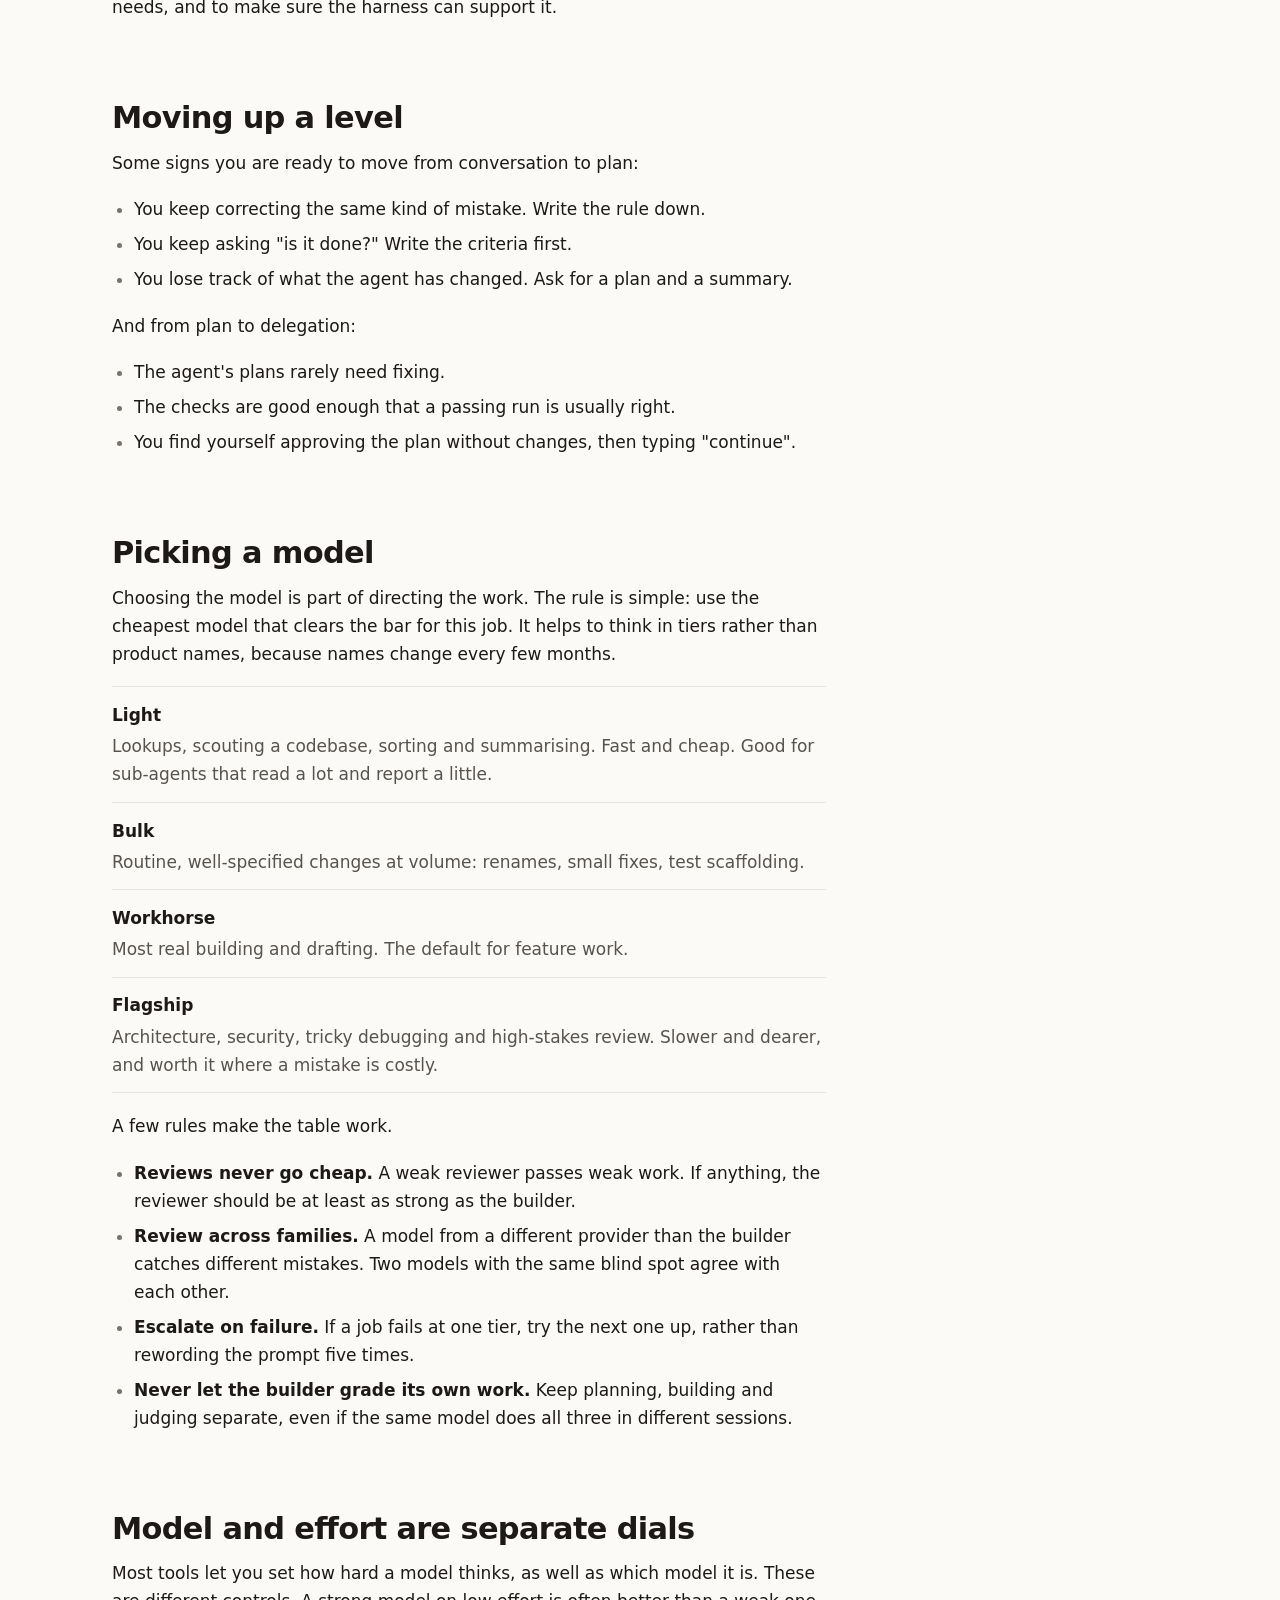
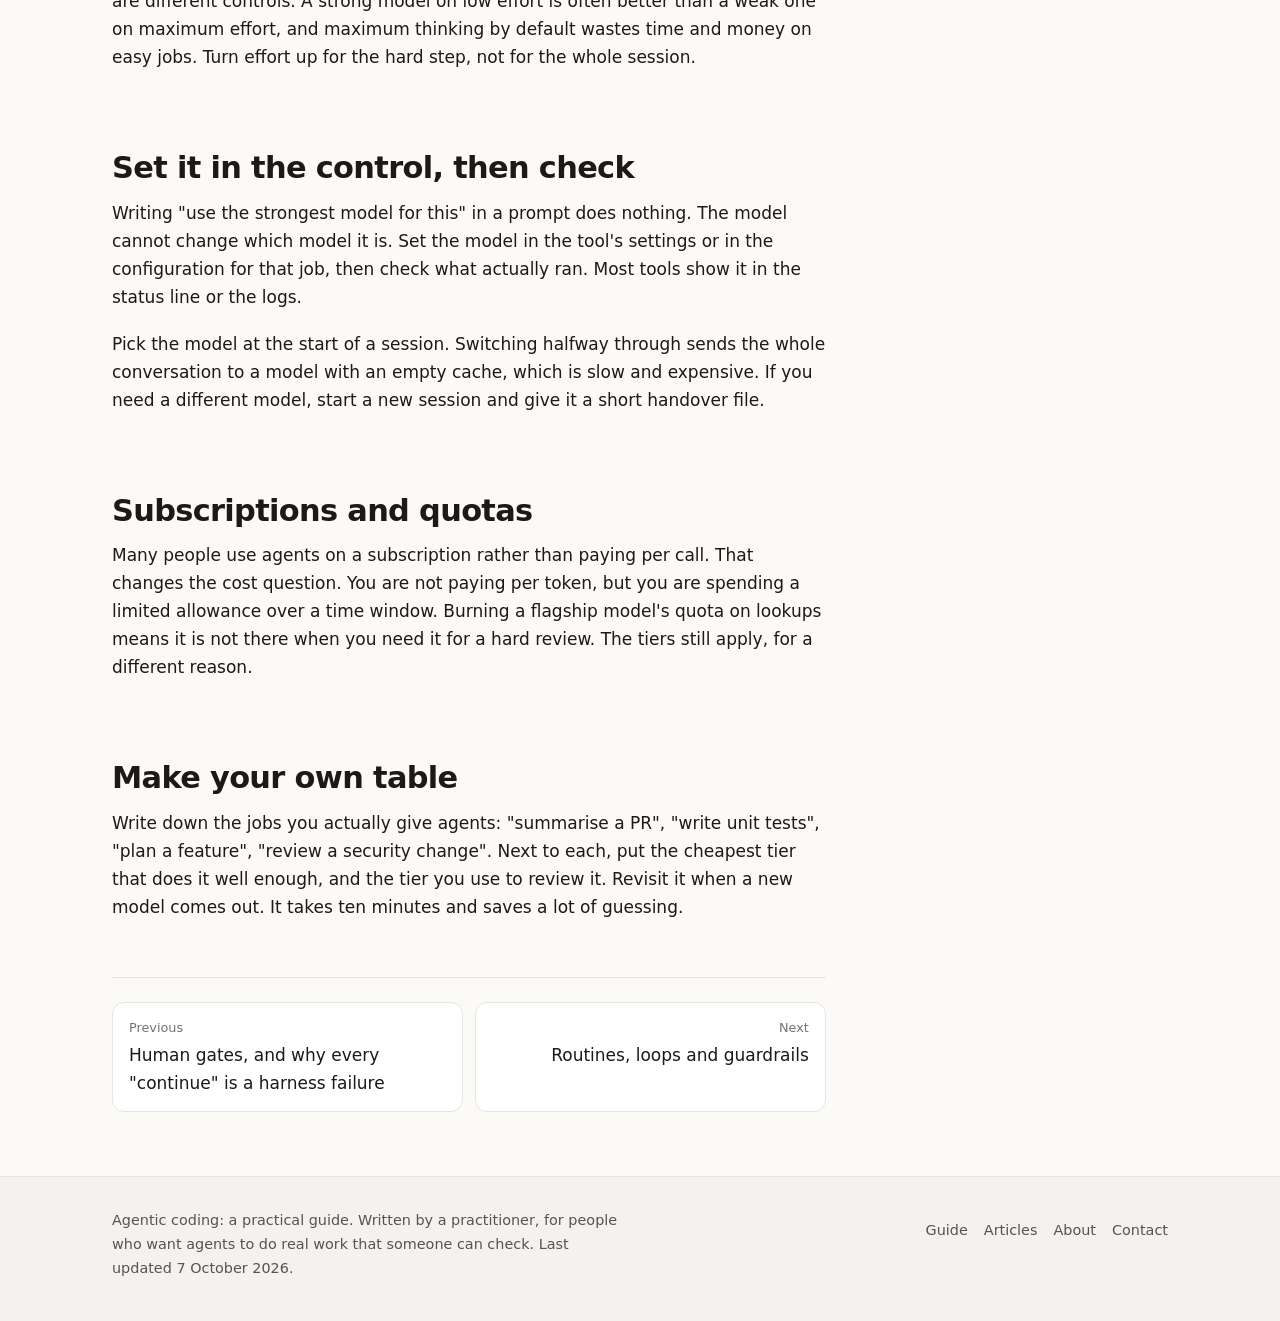
<file: articles/directing-agents.html>
<!doctype html>
<html lang="en">
<head>
<meta charset="utf-8">
<meta name="viewport" content="width=device-width, initial-scale=1">
<title>Directing agents: from prompts to delegation | Agentic coding guide</title>
<meta name="description" content="Four levels of working with an agent, why most people get stuck at conversation, and how to pick the right model and effort for each job.">
<meta name="robots" content="noindex, nofollow">
<meta name="theme-color" content="#fbfaf7" media="(prefers-color-scheme: light)">
<meta name="theme-color" content="#141210" media="(prefers-color-scheme: dark)">
<meta property="og:title" content="Directing agents: from prompts to delegation">
<meta property="og:description" content="Four levels of working with an agent, why most people get stuck at conversation, and how to pick the right model and effort for each job.">
<link rel="icon" href="data:image/svg+xml,%3Csvg xmlns='http://www.w3.org/2000/svg' viewBox='0 0 32 32'%3E%3Crect width='32' height='32' rx='7' fill='%23b43c0b'/%3E%3Cpath d='M9 22l7-12 7 12' stroke='white' stroke-width='3' fill='none' stroke-linecap='round' stroke-linejoin='round'/%3E%3C/svg%3E">
<link rel="stylesheet" href="../style.css">
<script src="../site.js" defer></script>
</head>
<body>
<a class="skip" href="#main">Skip to content</a>
<header class="site-header">
  <div class="inner">
    <a class="brand" href="../index.html">
      <svg width="24" height="24" viewBox="0 0 32 32" aria-hidden="true" focusable="false"><rect width="32" height="32" rx="7" fill="var(--accent)"/><path d="M9 22l7-12 7 12" stroke="var(--bg)" stroke-width="3" fill="none" stroke-linecap="round" stroke-linejoin="round"/></svg>
      <span>Agentic coding guide</span>
    </a>
    <nav class="site-nav" aria-label="Main">
      <ul>
        <li><a href="../index.html">Guide</a></li>
        <li><a href="../articles/index.html" aria-current="page">Articles</a></li>
        <li><a href="../about.html">About</a></li>
        <li><a href="../contact.html">Contact</a></li>
      </ul>
    </nav>
  </div>
</header>
<main id="main">
<div class="wrap">
<article class="article">
<header class="article-head">
  <p class="crumb"><a href="index.html">Articles</a></p>
  <h1>Directing agents: from prompts to delegation</h1>
  <p class="lede">There are four ways to work with an agent. Most people stop at the second. The jump to the third is mostly a habit, and it changes what you can hand over.</p>
  <p class="meta">About 4 minutes to read</p>
</header>

<div class="prose">
<h2>The four levels</h2>
<div class="table-wrap">
<table>
  <thead><tr><th scope="col">Level</th><th scope="col">What you do</th><th scope="col">Unit of work</th></tr></thead>
  <tbody>
    <tr><td><strong>Prompt</strong></td><td>Ask once, take the answer</td><td>A message</td></tr>
    <tr><td><strong>Conversation</strong></td><td>Steer it step by step</td><td>A chat</td></tr>
    <tr><td><strong>Plan</strong></td><td>Agree a plan and criteria, then let it run</td><td>A task with a definition of done</td></tr>
    <tr><td><strong>Delegation</strong></td><td>Hand over a job and review the outcome</td><td>A job with acceptance criteria</td></tr>
  </tbody>
</table>
</div>

<h3>Prompt</h3>
<p>One message, one answer. Good for lookups, quick drafts and small, self-contained snippets. You hold all the context and you check the result yourself.</p>

<h3>Conversation</h3>
<p>You ask, it does a bit, you correct it, it does a bit more. This is where most people settle, because it feels productive and it is how chat apps are designed. The trouble is that you are the harness. You remember the rules, you notice the mistakes, you decide when it is done. The agent can only work as fast as you can watch it.</p>

<h3>Plan</h3>
<p>Before any work, the agent proposes a plan and the criteria the result will be judged on. You read it, fix it and agree it. Then it runs. The plan becomes the contract: the agent knows what done means, and you know what you will be checking.</p>
<p>This is the biggest jump. It needs no new tools. It needs you to spend five minutes up front instead of fifty minutes steering.</p>

<h3>Delegation</h3>
<p>You hand over a job, and the agent works through it on its own, often with sub-agents, and comes back with proof. You review the outcome at a gate. This only works when the harness carries what you used to carry in your head: the rules in the repo, the checks in the pipeline, the procedures in skills.</p>
<p>You do not have to delegate everything. The point is to know which level a task needs, and to make sure the harness can support it.</p>

<h2>Moving up a level</h2>
<p>Some signs you are ready to move from conversation to plan:</p>
<ul>
  <li>You keep correcting the same kind of mistake. Write the rule down.</li>
  <li>You keep asking "is it done?" Write the criteria first.</li>
  <li>You lose track of what the agent has changed. Ask for a plan and a summary.</li>
</ul>
<p>And from plan to delegation:</p>
<ul>
  <li>The agent's plans rarely need fixing.</li>
  <li>The checks are good enough that a passing run is usually right.</li>
  <li>You find yourself approving the plan without changes, then typing "continue".</li>
</ul>

<h2>Picking a model</h2>
<p>Choosing the model is part of directing the work. The rule is simple: use the cheapest model that clears the bar for this job. It helps to think in tiers rather than product names, because names change every few months.</p>
<dl class="terms">
  <div><dt>Light</dt><dd>Lookups, scouting a codebase, sorting and summarising. Fast and cheap. Good for sub-agents that read a lot and report a little.</dd></div>
  <div><dt>Bulk</dt><dd>Routine, well-specified changes at volume: renames, small fixes, test scaffolding.</dd></div>
  <div><dt>Workhorse</dt><dd>Most real building and drafting. The default for feature work.</dd></div>
  <div><dt>Flagship</dt><dd>Architecture, security, tricky debugging and high-stakes review. Slower and dearer, and worth it where a mistake is costly.</dd></div>
</dl>
<p>A few rules make the table work.</p>
<ul>
  <li><strong>Reviews never go cheap.</strong> A weak reviewer passes weak work. If anything, the reviewer should be at least as strong as the builder.</li>
  <li><strong>Review across families.</strong> A model from a different provider than the builder catches different mistakes. Two models with the same blind spot agree with each other.</li>
  <li><strong>Escalate on failure.</strong> If a job fails at one tier, try the next one up, rather than rewording the prompt five times.</li>
  <li><strong>Never let the builder grade its own work.</strong> Keep planning, building and judging separate, even if the same model does all three in different sessions.</li>
</ul>

<h2>Model and effort are separate dials</h2>
<p>Most tools let you set how hard a model thinks, as well as which model it is. These are different controls. A strong model on low effort is often better than a weak one on maximum effort, and maximum thinking by default wastes time and money on easy jobs. Turn effort up for the hard step, not for the whole session.</p>

<h2>Set it in the control, then check</h2>
<p>Writing "use the strongest model for this" in a prompt does nothing. The model cannot change which model it is. Set the model in the tool's settings or in the configuration for that job, then check what actually ran. Most tools show it in the status line or the logs.</p>
<p>Pick the model at the start of a session. Switching halfway through sends the whole conversation to a model with an empty cache, which is slow and expensive. If you need a different model, start a new session and give it a short handover file.</p>

<h2>Subscriptions and quotas</h2>
<p>Many people use agents on a subscription rather than paying per call. That changes the cost question. You are not paying per token, but you are spending a limited allowance over a time window. Burning a flagship model's quota on lookups means it is not there when you need it for a hard review. The tiers still apply, for a different reason.</p>

<h2>Make your own table</h2>
<p>Write down the jobs you actually give agents: "summarise a PR", "write unit tests", "plan a feature", "review a security change". Next to each, put the cheapest tier that does it well enough, and the tier you use to review it. Revisit it when a new model comes out. It takes ten minutes and saves a lot of guessing.</p>
</div>

<footer class="article-foot">
  <nav class="pager" aria-label="More articles">
    <a class="prev" href="human-gates.html"><small>Previous</small>Human gates, and why every "continue" is a harness failure</a>
    <a class="next" href="routines-and-loops.html"><small>Next</small>Routines, loops and guardrails</a>
  </nav>
</footer>
</article>
</div>
</main>
<footer class="site-footer">
  <div class="inner">
    <p>Agentic coding: a practical guide. Written by a practitioner, for people who want agents to do real work that someone can check. Last updated 7 October 2026.</p>
    <nav aria-label="Footer">
      <ul>
        <li><a href="../index.html">Guide</a></li>
        <li><a href="../articles/index.html">Articles</a></li>
        <li><a href="../about.html">About</a></li>
        <li><a href="../contact.html">Contact</a></li>
      </ul>
    </nav>
  </div>
</footer>
</body>
</html>
</file>
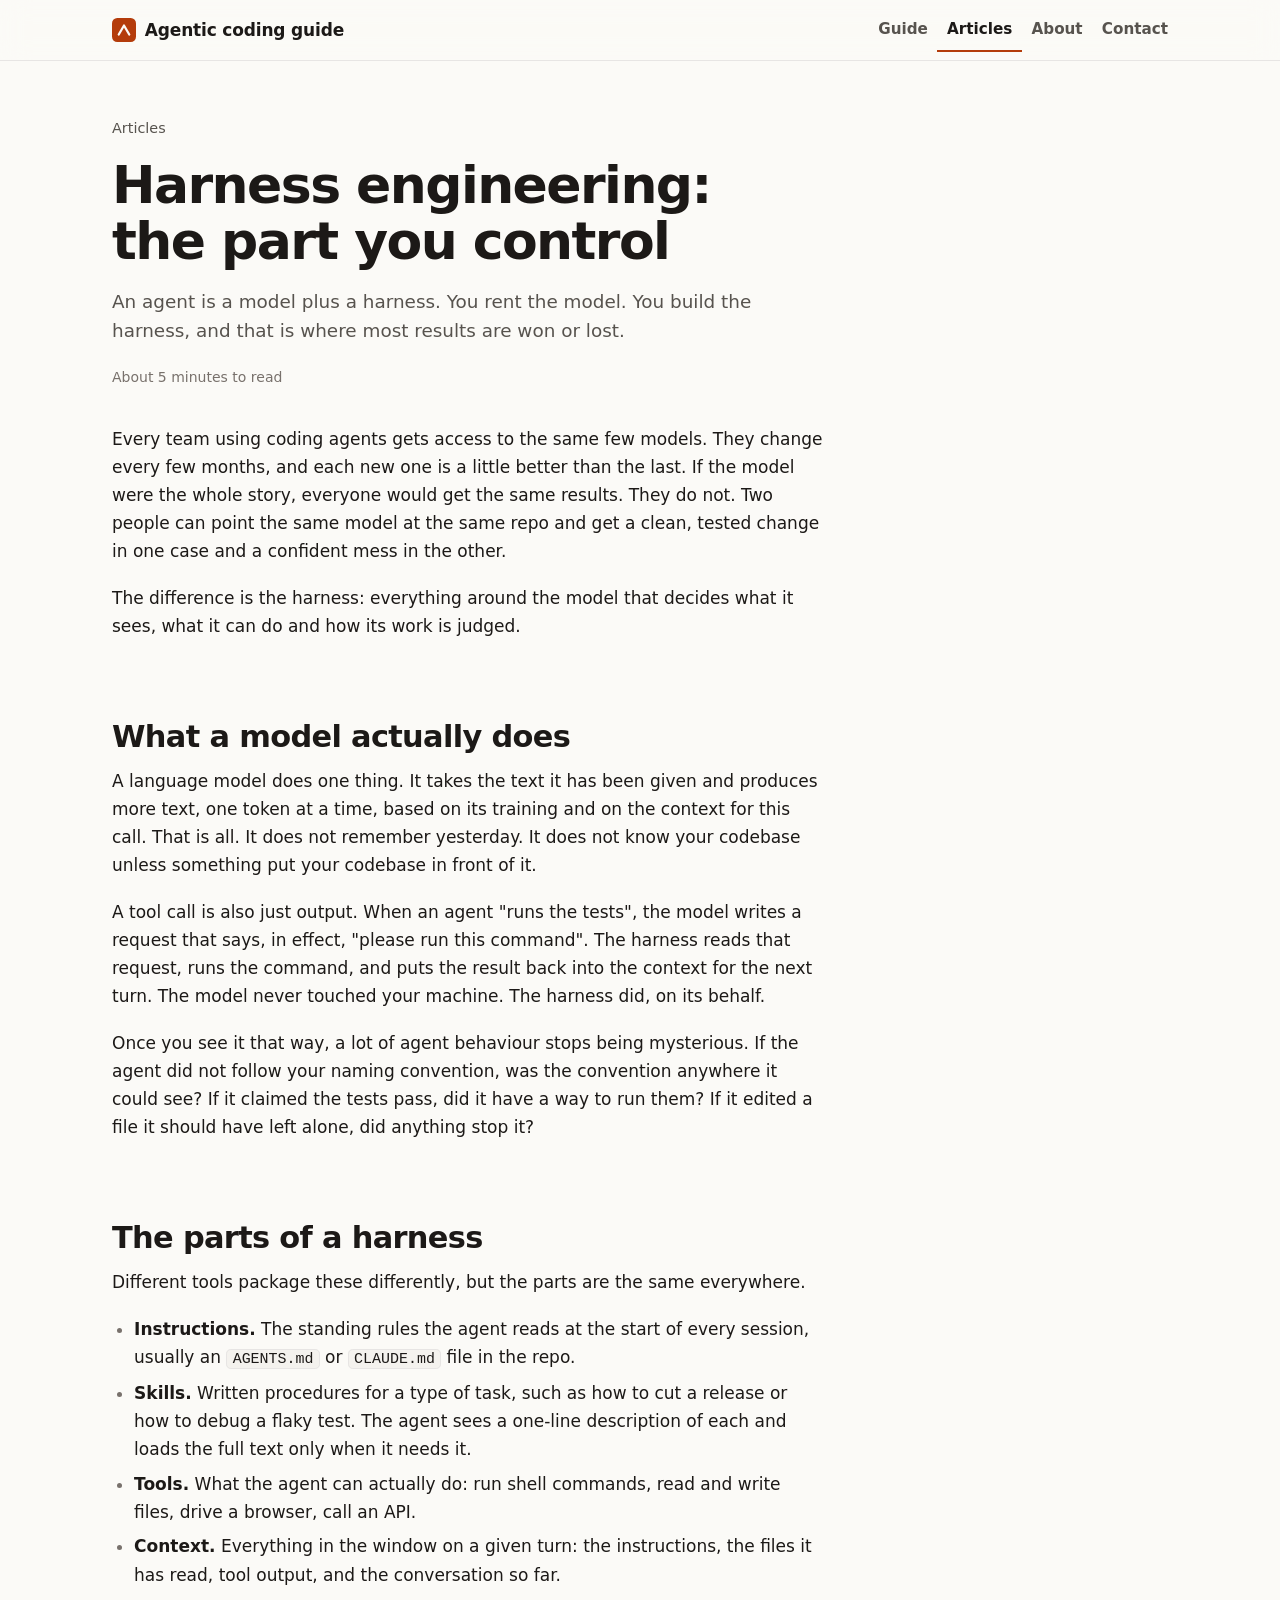
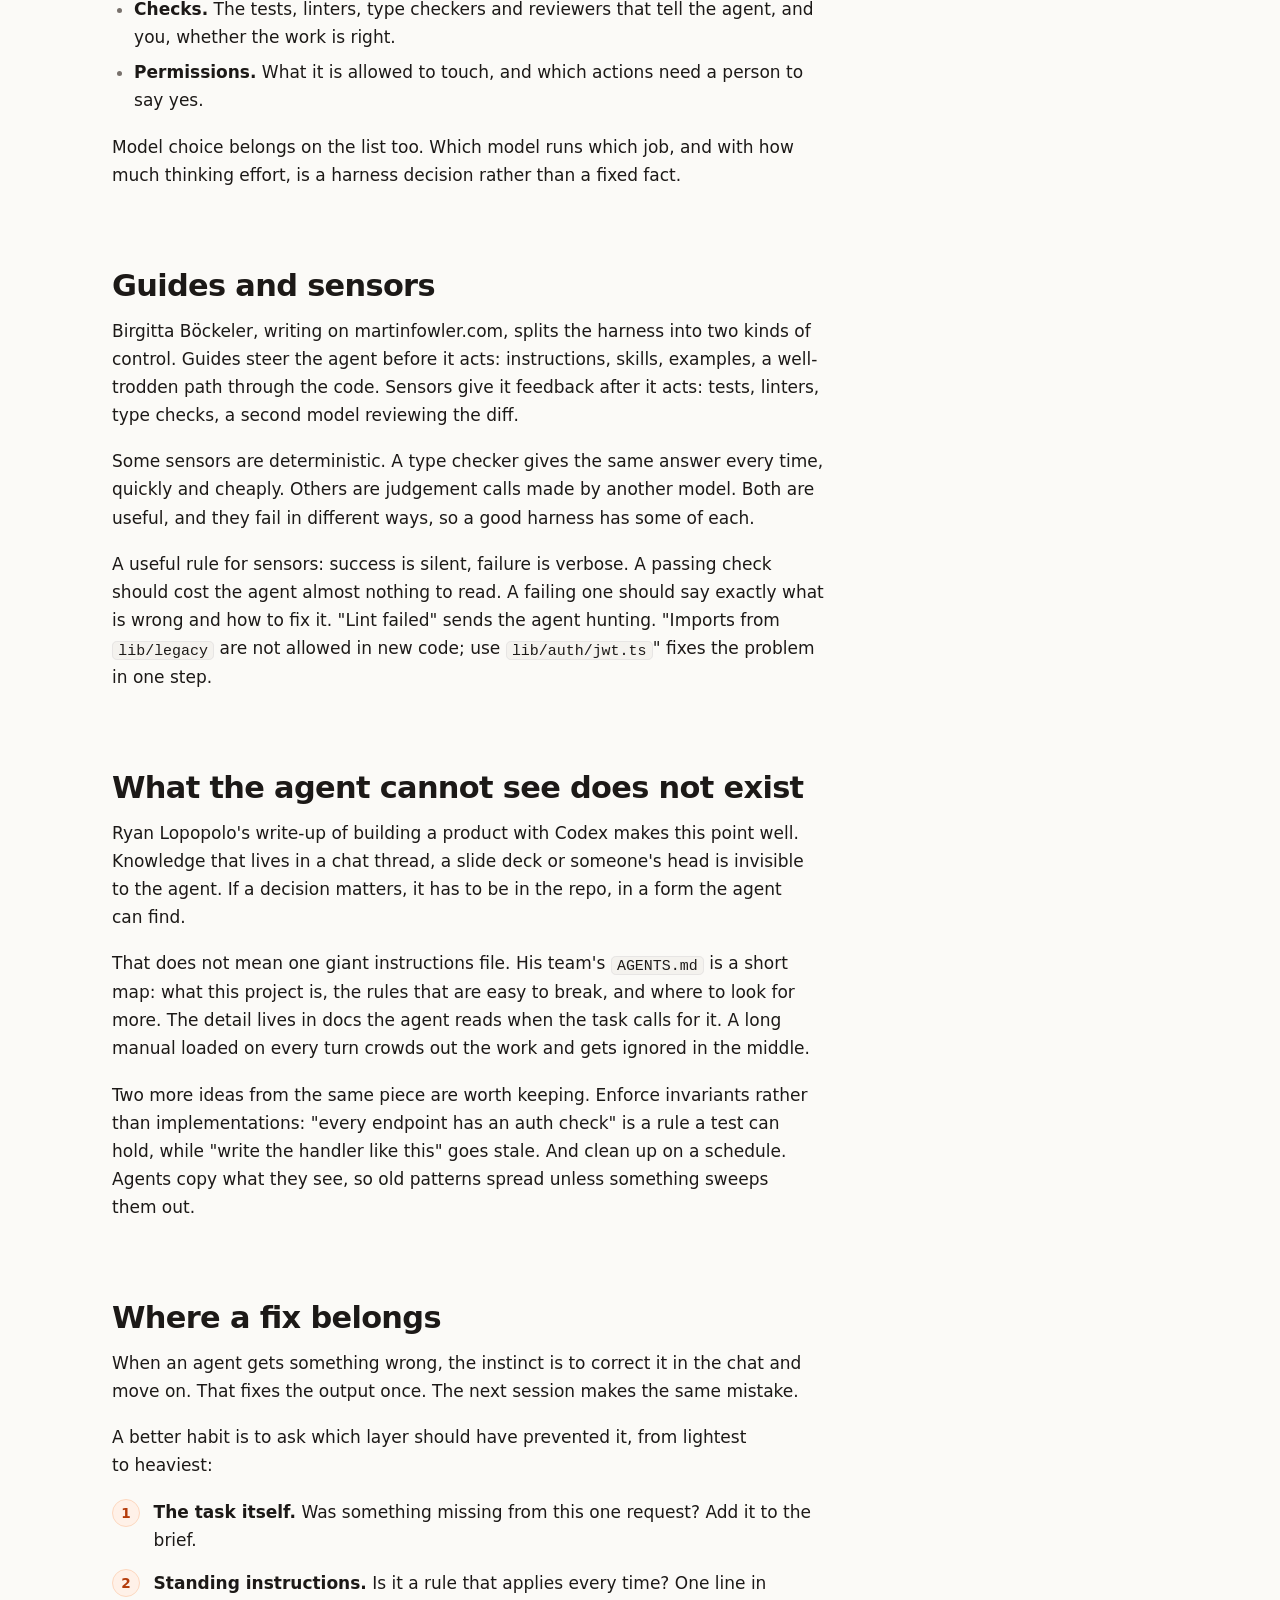
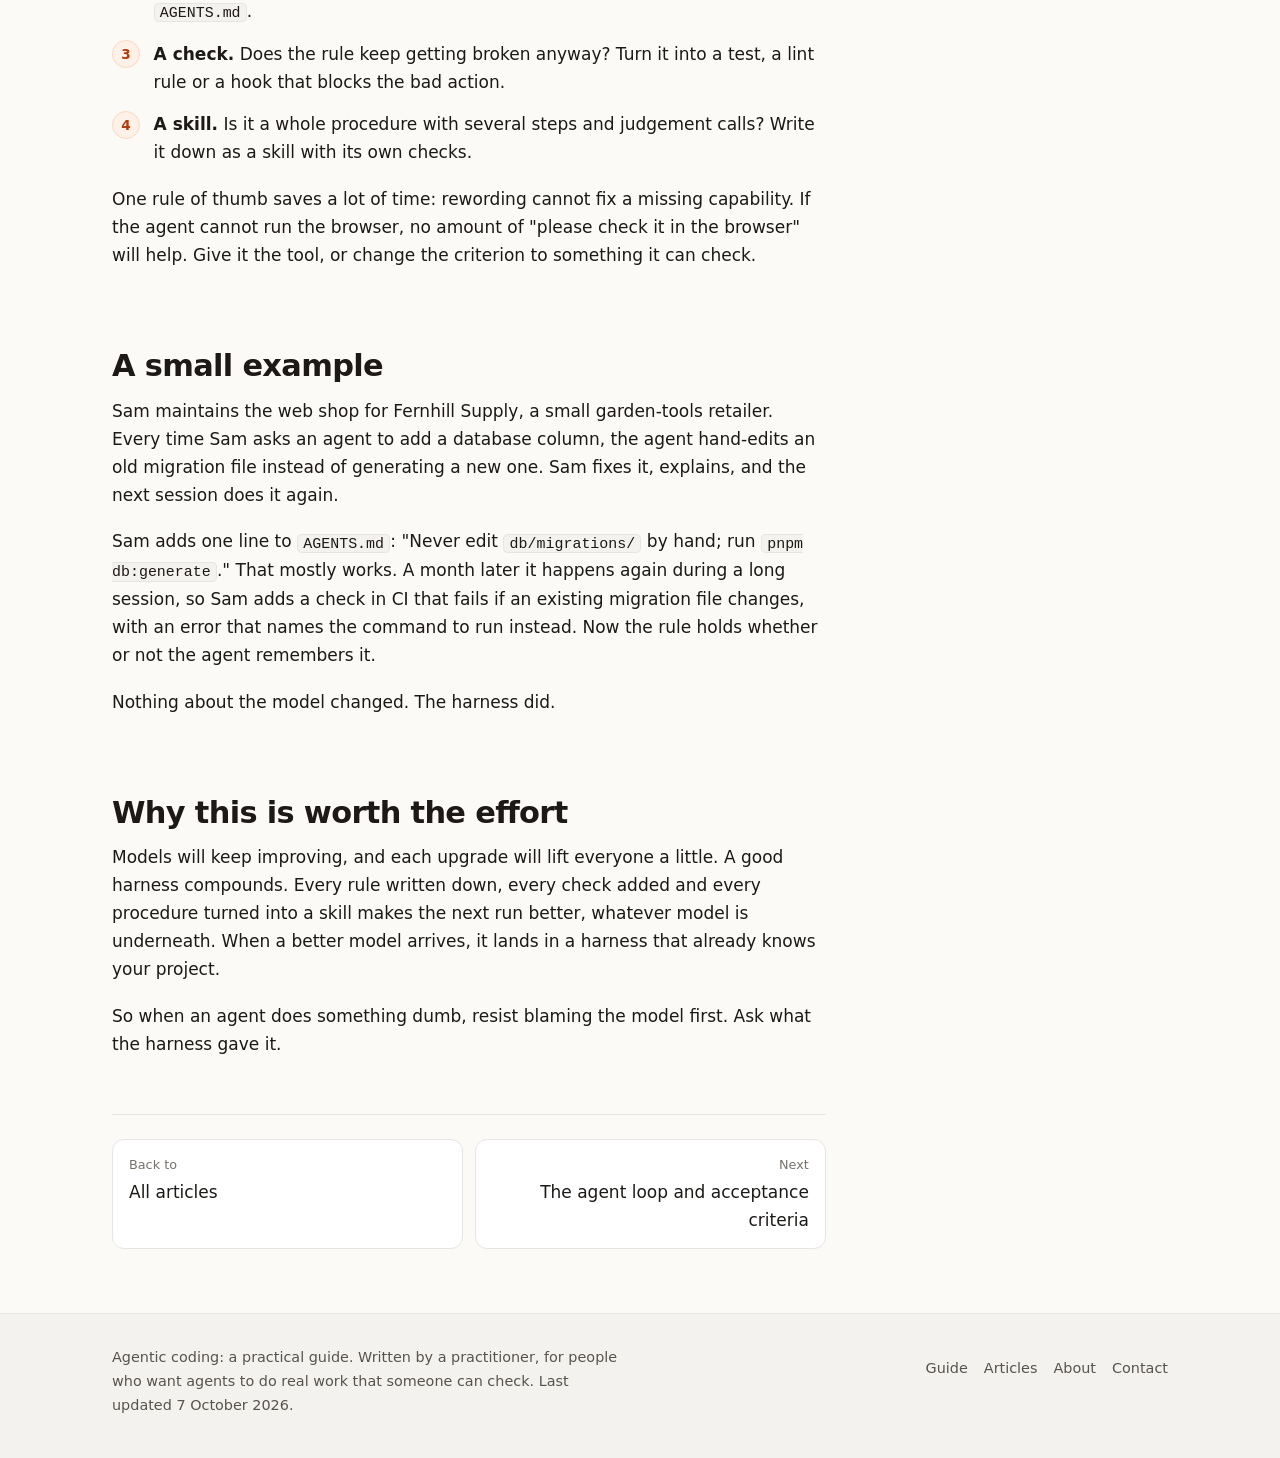
<file: articles/harness-engineering.html>
<!doctype html>
<html lang="en">
<head>
<meta charset="utf-8">
<meta name="viewport" content="width=device-width, initial-scale=1">
<title>Harness engineering: the part you control | Agentic coding guide</title>
<meta name="description" content="An agent is a model plus a harness. The model is rented and changes every few months. The harness is yours, and it is where most results are won or lost.">
<meta name="robots" content="noindex, nofollow">
<meta name="theme-color" content="#fbfaf7" media="(prefers-color-scheme: light)">
<meta name="theme-color" content="#141210" media="(prefers-color-scheme: dark)">
<meta property="og:title" content="Harness engineering: the part you control">
<meta property="og:description" content="An agent is a model plus a harness. The model is rented and changes every few months. The harness is yours, and it is where most results are won or lost.">
<link rel="icon" href="data:image/svg+xml,%3Csvg xmlns='http://www.w3.org/2000/svg' viewBox='0 0 32 32'%3E%3Crect width='32' height='32' rx='7' fill='%23b43c0b'/%3E%3Cpath d='M9 22l7-12 7 12' stroke='white' stroke-width='3' fill='none' stroke-linecap='round' stroke-linejoin='round'/%3E%3C/svg%3E">
<link rel="stylesheet" href="../style.css">
<script src="../site.js" defer></script>
</head>
<body>
<a class="skip" href="#main">Skip to content</a>
<header class="site-header">
  <div class="inner">
    <a class="brand" href="../index.html">
      <svg width="24" height="24" viewBox="0 0 32 32" aria-hidden="true" focusable="false"><rect width="32" height="32" rx="7" fill="var(--accent)"/><path d="M9 22l7-12 7 12" stroke="var(--bg)" stroke-width="3" fill="none" stroke-linecap="round" stroke-linejoin="round"/></svg>
      <span>Agentic coding guide</span>
    </a>
    <nav class="site-nav" aria-label="Main">
      <ul>
        <li><a href="../index.html">Guide</a></li>
        <li><a href="../articles/index.html" aria-current="page">Articles</a></li>
        <li><a href="../about.html">About</a></li>
        <li><a href="../contact.html">Contact</a></li>
      </ul>
    </nav>
  </div>
</header>
<main id="main">
<div class="wrap">
<article class="article">
<header class="article-head">
  <p class="crumb"><a href="index.html">Articles</a></p>
  <h1>Harness engineering: the part you control</h1>
  <p class="lede">An agent is a model plus a harness. You rent the model. You build the harness, and that is where most results are won or lost.</p>
  <p class="meta">About 5 minutes to read</p>
</header>

<div class="prose">
<p>Every team using coding agents gets access to the same few models. They change every few months, and each new one is a little better than the last. If the model were the whole story, everyone would get the same results. They do not. Two people can point the same model at the same repo and get a clean, tested change in one case and a confident mess in the other.</p>
<p>The difference is the harness: everything around the model that decides what it sees, what it can do and how its work is judged.</p>

<h2>What a model actually does</h2>
<p>A language model does one thing. It takes the text it has been given and produces more text, one token at a time, based on its training and on the context for this call. That is all. It does not remember yesterday. It does not know your codebase unless something put your codebase in front of it.</p>
<p>A tool call is also just output. When an agent "runs the tests", the model writes a request that says, in effect, "please run this command". The harness reads that request, runs the command, and puts the result back into the context for the next turn. The model never touched your machine. The harness did, on its behalf.</p>
<p>Once you see it that way, a lot of agent behaviour stops being mysterious. If the agent did not follow your naming convention, was the convention anywhere it could see? If it claimed the tests pass, did it have a way to run them? If it edited a file it should have left alone, did anything stop it?</p>

<h2>The parts of a harness</h2>
<p>Different tools package these differently, but the parts are the same everywhere.</p>
<ul>
  <li><strong>Instructions.</strong> The standing rules the agent reads at the start of every session, usually an <code>AGENTS.md</code> or <code>CLAUDE.md</code> file in the repo.</li>
  <li><strong>Skills.</strong> Written procedures for a type of task, such as how to cut a release or how to debug a flaky test. The agent sees a one-line description of each and loads the full text only when it needs it.</li>
  <li><strong>Tools.</strong> What the agent can actually do: run shell commands, read and write files, drive a browser, call an API.</li>
  <li><strong>Context.</strong> Everything in the window on a given turn: the instructions, the files it has read, tool output, and the conversation so far.</li>
  <li><strong>Checks.</strong> The tests, linters, type checkers and reviewers that tell the agent, and you, whether the work is right.</li>
  <li><strong>Permissions.</strong> What it is allowed to touch, and which actions need a person to say yes.</li>
</ul>
<p>Model choice belongs on the list too. Which model runs which job, and with how much thinking effort, is a harness decision rather than a fixed fact.</p>

<h2>Guides and sensors</h2>
<p>Birgitta Böckeler, writing on martinfowler.com, splits the harness into two kinds of control. Guides steer the agent before it acts: instructions, skills, examples, a well-trodden path through the code. Sensors give it feedback after it acts: tests, linters, type checks, a second model reviewing the diff.</p>
<p>Some sensors are deterministic. A type checker gives the same answer every time, quickly and cheaply. Others are judgement calls made by another model. Both are useful, and they fail in different ways, so a good harness has some of each.</p>
<p>A useful rule for sensors: success is silent, failure is verbose. A passing check should cost the agent almost nothing to read. A failing one should say exactly what is wrong and how to fix it. "Lint failed" sends the agent hunting. "Imports from <code>lib/legacy</code> are not allowed in new code; use <code>lib/auth/jwt.ts</code>" fixes the problem in one step.</p>

<h2>What the agent cannot see does not exist</h2>
<p>Ryan Lopopolo's write-up of building a product with Codex makes this point well. Knowledge that lives in a chat thread, a slide deck or someone's head is invisible to the agent. If a decision matters, it has to be in the repo, in a form the agent can find.</p>
<p>That does not mean one giant instructions file. His team's <code>AGENTS.md</code> is a short map: what this project is, the rules that are easy to break, and where to look for more. The detail lives in docs the agent reads when the task calls for it. A long manual loaded on every turn crowds out the work and gets ignored in the middle.</p>
<p>Two more ideas from the same piece are worth keeping. Enforce invariants rather than implementations: "every endpoint has an auth check" is a rule a test can hold, while "write the handler like this" goes stale. And clean up on a schedule. Agents copy what they see, so old patterns spread unless something sweeps them out.</p>

<h2>Where a fix belongs</h2>
<p>When an agent gets something wrong, the instinct is to correct it in the chat and move on. That fixes the output once. The next session makes the same mistake.</p>
<p>A better habit is to ask which layer should have prevented it, from lightest to heaviest:</p>
<ol class="steps">
  <li><strong>The task itself.</strong> Was something missing from this one request? Add it to the brief.</li>
  <li><strong>Standing instructions.</strong> Is it a rule that applies every time? One line in <code>AGENTS.md</code>.</li>
  <li><strong>A check.</strong> Does the rule keep getting broken anyway? Turn it into a test, a lint rule or a hook that blocks the bad action.</li>
  <li><strong>A skill.</strong> Is it a whole procedure with several steps and judgement calls? Write it down as a skill with its own checks.</li>
</ol>
<p>One rule of thumb saves a lot of time: rewording cannot fix a missing capability. If the agent cannot run the browser, no amount of "please check it in the browser" will help. Give it the tool, or change the criterion to something it can check.</p>

<h2>A small example</h2>
<p>Sam maintains the web shop for Fernhill Supply, a small garden-tools retailer. Every time Sam asks an agent to add a database column, the agent hand-edits an old migration file instead of generating a new one. Sam fixes it, explains, and the next session does it again.</p>
<p>Sam adds one line to <code>AGENTS.md</code>: "Never edit <code>db/migrations/</code> by hand; run <code>pnpm db:generate</code>." That mostly works. A month later it happens again during a long session, so Sam adds a check in CI that fails if an existing migration file changes, with an error that names the command to run instead. Now the rule holds whether or not the agent remembers it.</p>
<p>Nothing about the model changed. The harness did.</p>

<h2>Why this is worth the effort</h2>
<p>Models will keep improving, and each upgrade will lift everyone a little. A good harness compounds. Every rule written down, every check added and every procedure turned into a skill makes the next run better, whatever model is underneath. When a better model arrives, it lands in a harness that already knows your project.</p>
<p>So when an agent does something dumb, resist blaming the model first. Ask what the harness gave it.</p>
</div>

<footer class="article-foot">
  <nav class="pager" aria-label="More articles">
    <a class="prev" href="index.html"><small>Back to</small>All articles</a>
    <a class="next" href="agent-loop.html"><small>Next</small>The agent loop and acceptance criteria</a>
  </nav>
</footer>
</article>
</div>
</main>
<footer class="site-footer">
  <div class="inner">
    <p>Agentic coding: a practical guide. Written by a practitioner, for people who want agents to do real work that someone can check. Last updated 7 October 2026.</p>
    <nav aria-label="Footer">
      <ul>
        <li><a href="../index.html">Guide</a></li>
        <li><a href="../articles/index.html">Articles</a></li>
        <li><a href="../about.html">About</a></li>
        <li><a href="../contact.html">Contact</a></li>
      </ul>
    </nav>
  </div>
</footer>
</body>
</html>
</file>
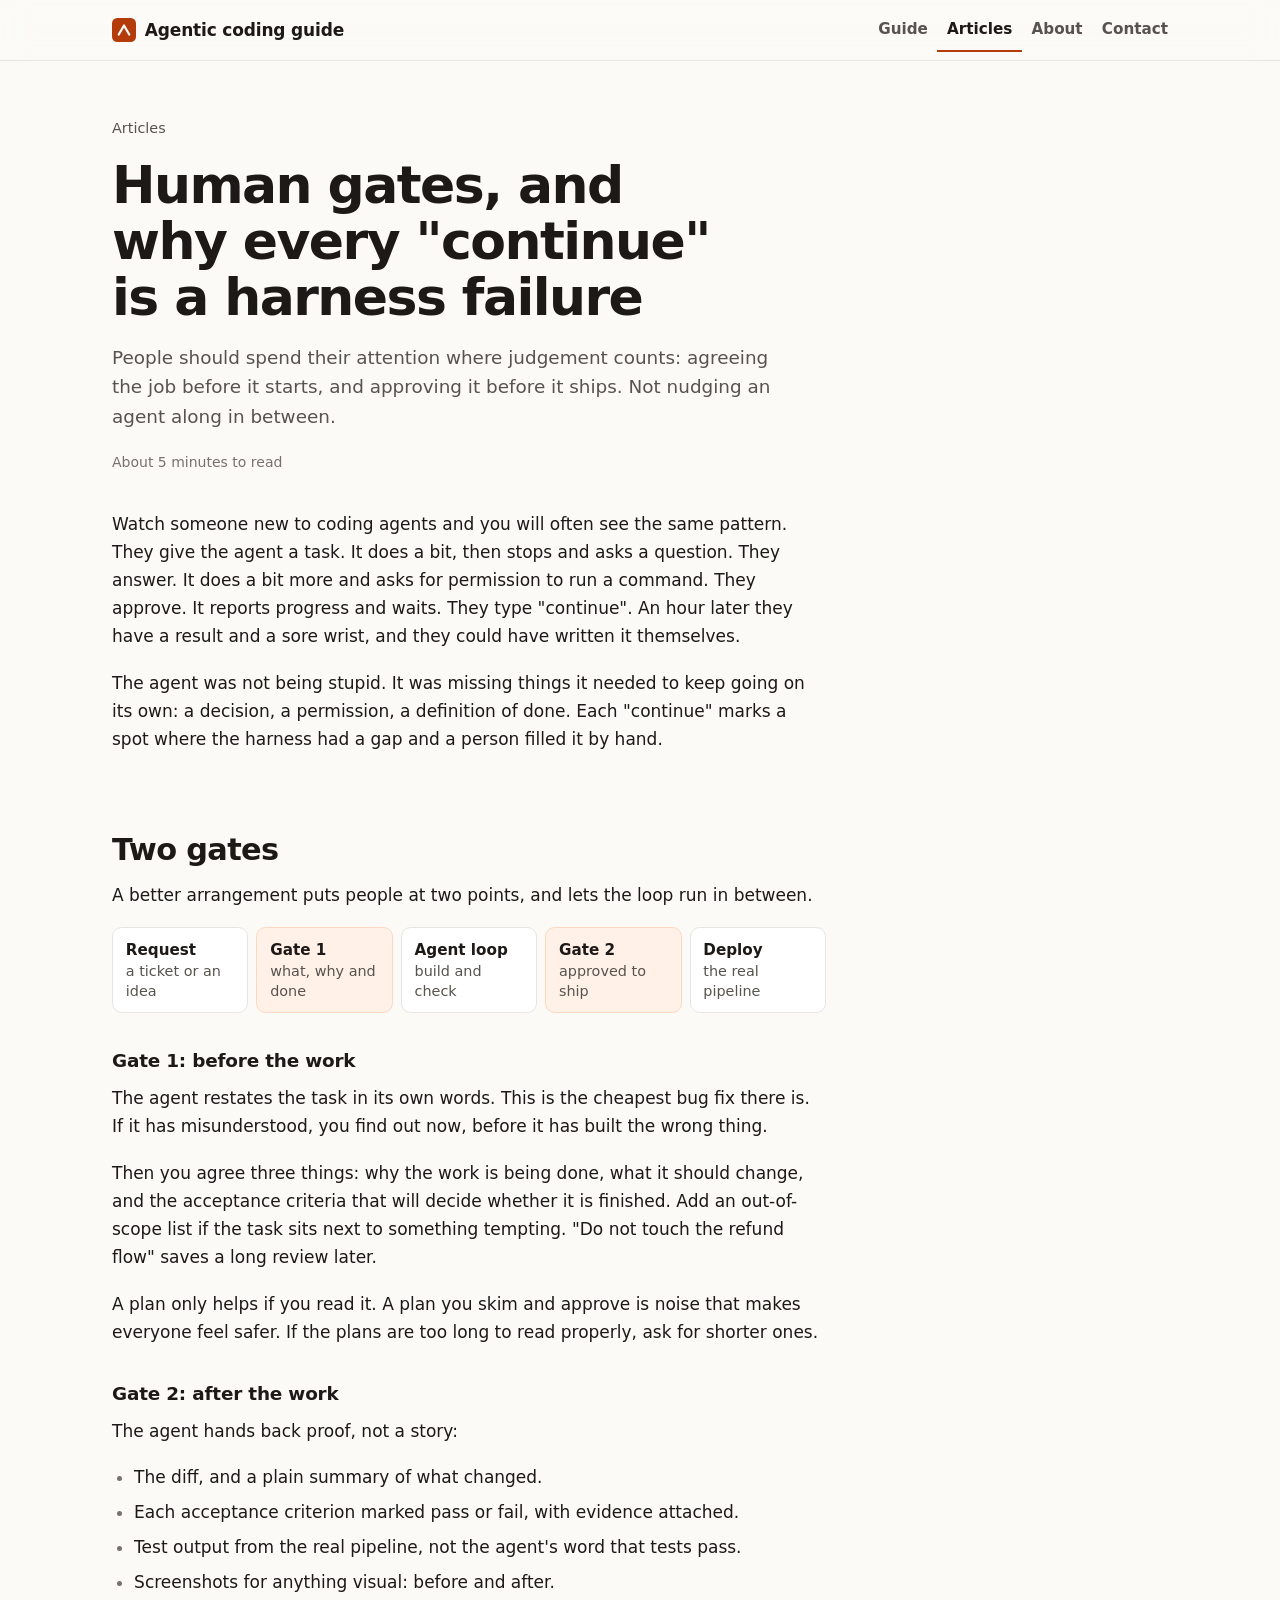
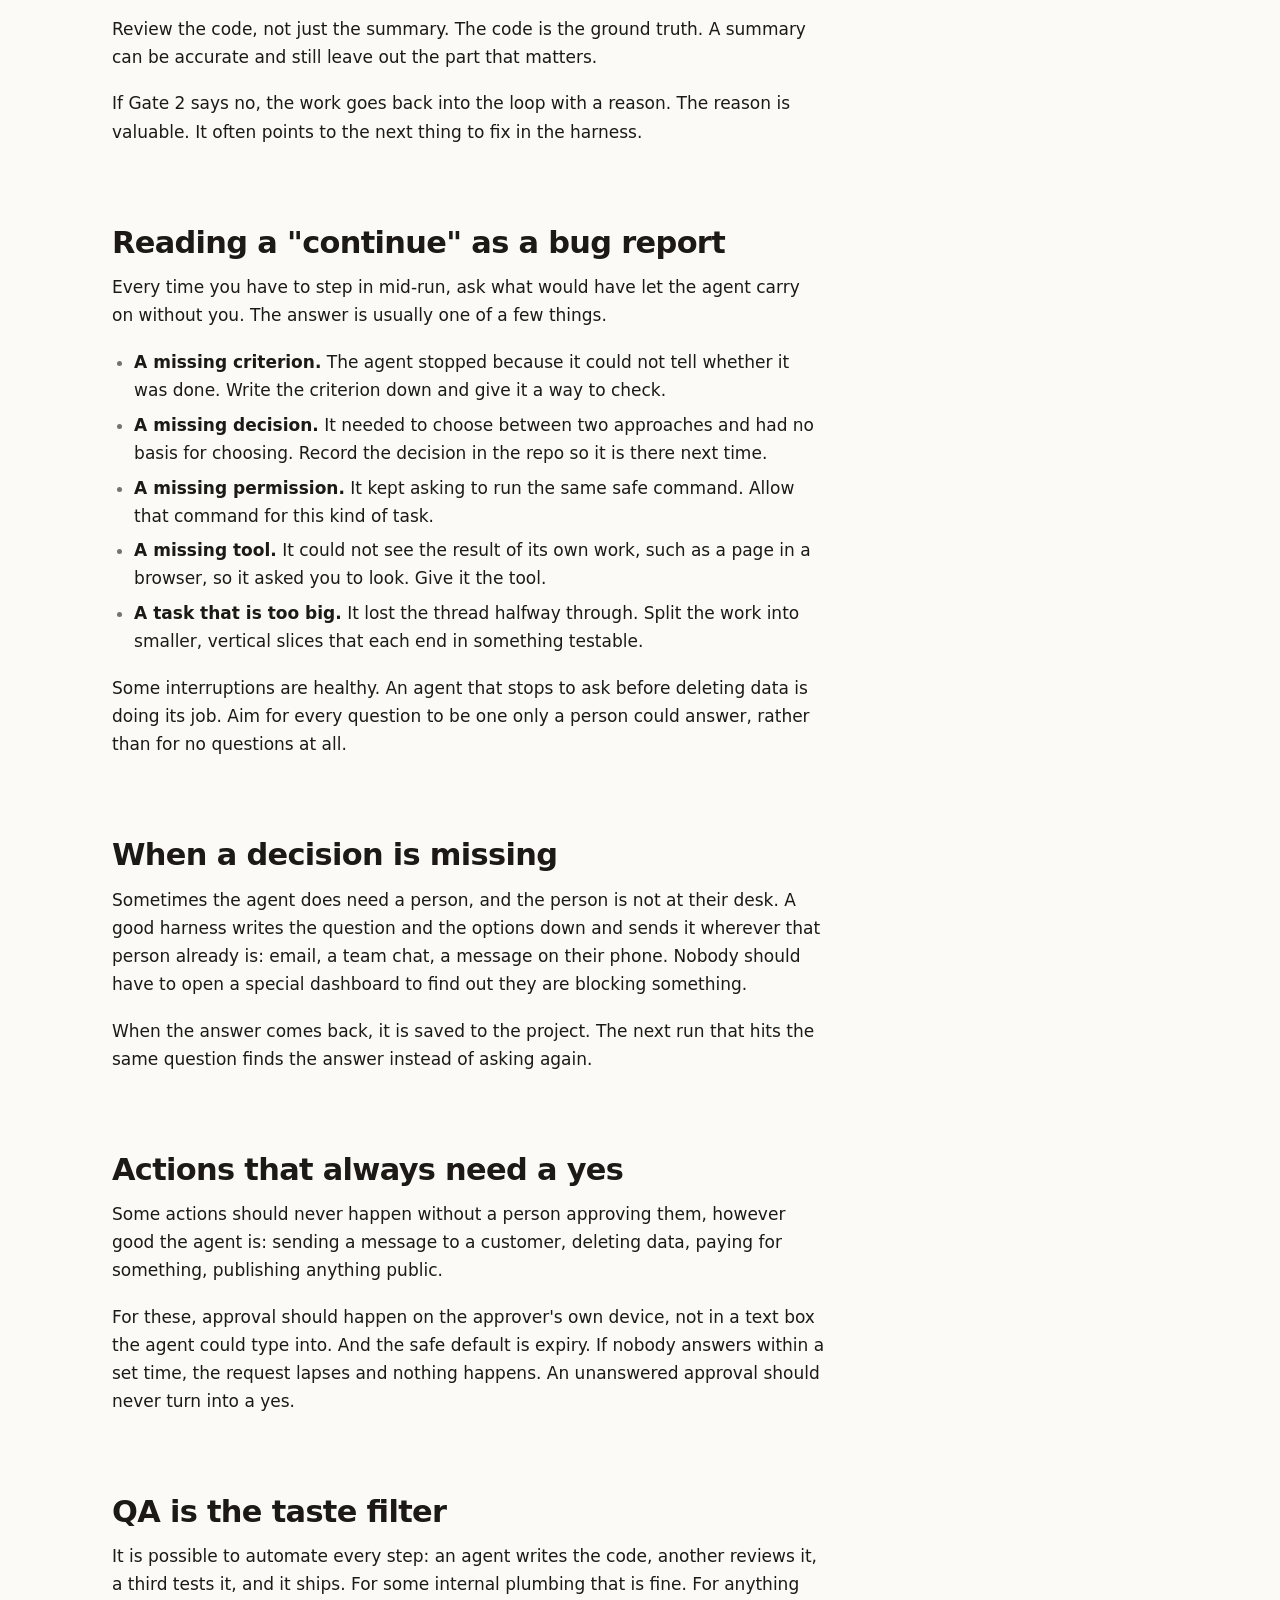
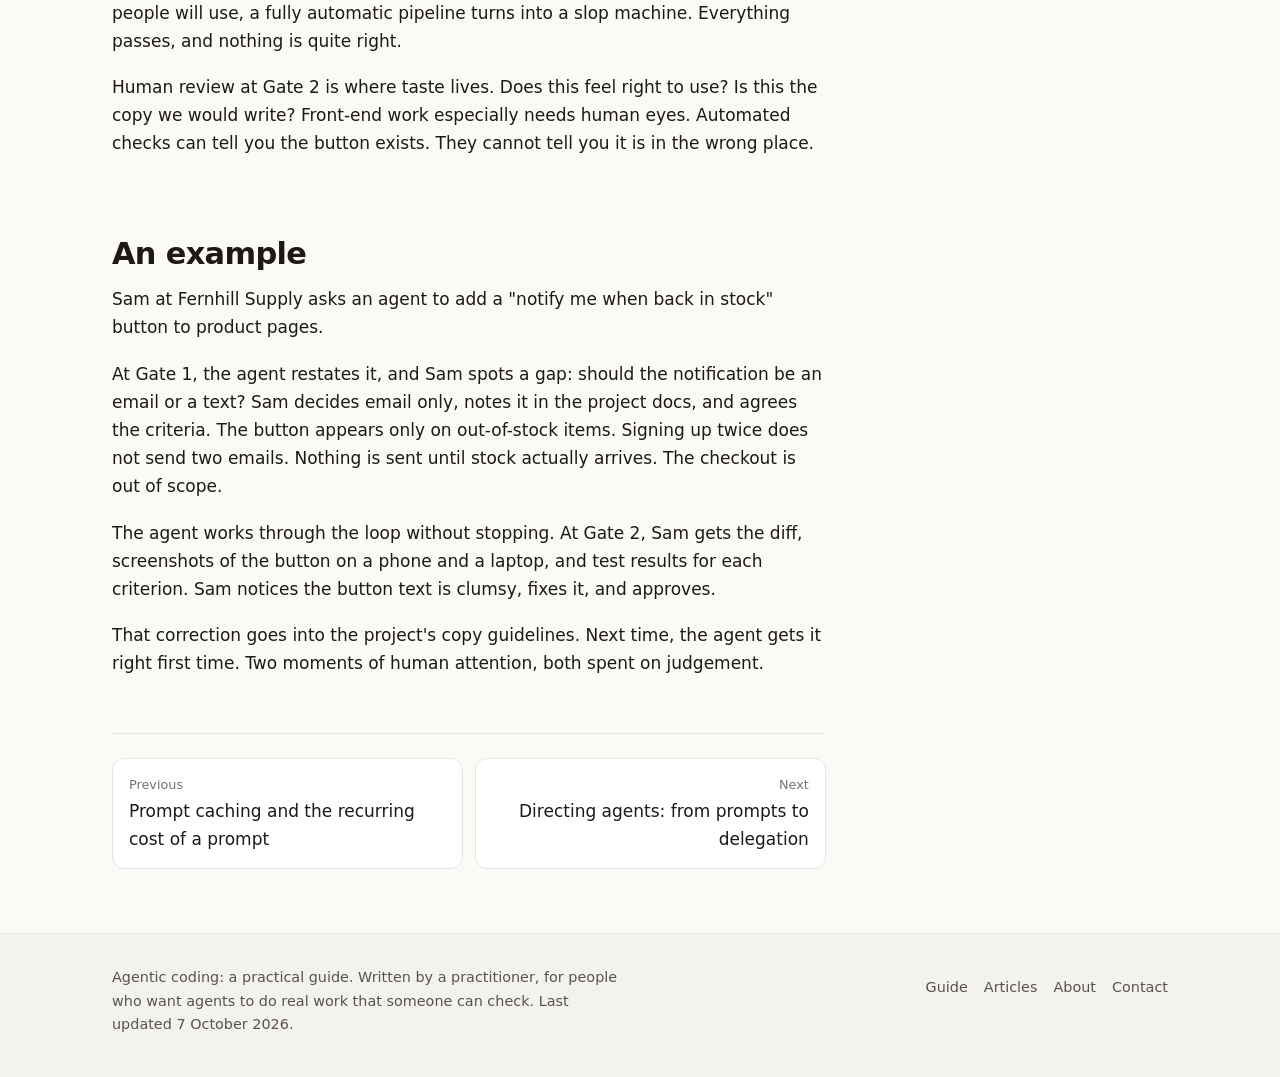
<file: articles/human-gates.html>
<!doctype html>
<html lang="en">
<head>
<meta charset="utf-8">
<meta name="viewport" content="width=device-width, initial-scale=1">
<title>Human gates, and why every "continue" is a harness failure | Agentic coding guide</title>
<meta name="description" content="Put people where their judgement counts: before the work and before it ships. If you are babysitting an agent in between, the harness is missing something.">
<meta name="robots" content="noindex, nofollow">
<meta name="theme-color" content="#fbfaf7" media="(prefers-color-scheme: light)">
<meta name="theme-color" content="#141210" media="(prefers-color-scheme: dark)">
<meta property="og:title" content="Human gates, and why every &quot;continue&quot; is a harness failure">
<meta property="og:description" content="Put people where their judgement counts: before the work and before it ships. If you are babysitting an agent in between, the harness is missing something.">
<link rel="icon" href="data:image/svg+xml,%3Csvg xmlns='http://www.w3.org/2000/svg' viewBox='0 0 32 32'%3E%3Crect width='32' height='32' rx='7' fill='%23b43c0b'/%3E%3Cpath d='M9 22l7-12 7 12' stroke='white' stroke-width='3' fill='none' stroke-linecap='round' stroke-linejoin='round'/%3E%3C/svg%3E">
<link rel="stylesheet" href="../style.css">
<script src="../site.js" defer></script>
</head>
<body>
<a class="skip" href="#main">Skip to content</a>
<header class="site-header">
  <div class="inner">
    <a class="brand" href="../index.html">
      <svg width="24" height="24" viewBox="0 0 32 32" aria-hidden="true" focusable="false"><rect width="32" height="32" rx="7" fill="var(--accent)"/><path d="M9 22l7-12 7 12" stroke="var(--bg)" stroke-width="3" fill="none" stroke-linecap="round" stroke-linejoin="round"/></svg>
      <span>Agentic coding guide</span>
    </a>
    <nav class="site-nav" aria-label="Main">
      <ul>
        <li><a href="../index.html">Guide</a></li>
        <li><a href="../articles/index.html" aria-current="page">Articles</a></li>
        <li><a href="../about.html">About</a></li>
        <li><a href="../contact.html">Contact</a></li>
      </ul>
    </nav>
  </div>
</header>
<main id="main">
<div class="wrap">
<article class="article">
<header class="article-head">
  <p class="crumb"><a href="index.html">Articles</a></p>
  <h1>Human gates, and why every "continue" is a harness failure</h1>
  <p class="lede">People should spend their attention where judgement counts: agreeing the job before it starts, and approving it before it ships. Not nudging an agent along in between.</p>
  <p class="meta">About 5 minutes to read</p>
</header>

<div class="prose">
<p>Watch someone new to coding agents and you will often see the same pattern. They give the agent a task. It does a bit, then stops and asks a question. They answer. It does a bit more and asks for permission to run a command. They approve. It reports progress and waits. They type "continue". An hour later they have a result and a sore wrist, and they could have written it themselves.</p>
<p>The agent was not being stupid. It was missing things it needed to keep going on its own: a decision, a permission, a definition of done. Each "continue" marks a spot where the harness had a gap and a person filled it by hand.</p>

<h2>Two gates</h2>
<p>A better arrangement puts people at two points, and lets the loop run in between.</p>
<ol class="flow" aria-label="Where the gates sit">
  <li><strong>Request</strong><span>a ticket or an idea</span></li>
  <li class="gate"><strong>Gate 1</strong><span>what, why and done</span></li>
  <li><strong>Agent loop</strong><span>build and check</span></li>
  <li class="gate"><strong>Gate 2</strong><span>approved to ship</span></li>
  <li><strong>Deploy</strong><span>the real pipeline</span></li>
</ol>

<h3>Gate 1: before the work</h3>
<p>The agent restates the task in its own words. This is the cheapest bug fix there is. If it has misunderstood, you find out now, before it has built the wrong thing.</p>
<p>Then you agree three things: why the work is being done, what it should change, and the acceptance criteria that will decide whether it is finished. Add an out-of-scope list if the task sits next to something tempting. "Do not touch the refund flow" saves a long review later.</p>
<p>A plan only helps if you read it. A plan you skim and approve is noise that makes everyone feel safer. If the plans are too long to read properly, ask for shorter ones.</p>

<h3>Gate 2: after the work</h3>
<p>The agent hands back proof, not a story:</p>
<ul>
  <li>The diff, and a plain summary of what changed.</li>
  <li>Each acceptance criterion marked pass or fail, with evidence attached.</li>
  <li>Test output from the real pipeline, not the agent's word that tests pass.</li>
  <li>Screenshots for anything visual: before and after.</li>
</ul>
<p>Review the code, not just the summary. The code is the ground truth. A summary can be accurate and still leave out the part that matters.</p>
<p>If Gate 2 says no, the work goes back into the loop with a reason. The reason is valuable. It often points to the next thing to fix in the harness.</p>

<h2>Reading a "continue" as a bug report</h2>
<p>Every time you have to step in mid-run, ask what would have let the agent carry on without you. The answer is usually one of a few things.</p>
<ul>
  <li><strong>A missing criterion.</strong> The agent stopped because it could not tell whether it was done. Write the criterion down and give it a way to check.</li>
  <li><strong>A missing decision.</strong> It needed to choose between two approaches and had no basis for choosing. Record the decision in the repo so it is there next time.</li>
  <li><strong>A missing permission.</strong> It kept asking to run the same safe command. Allow that command for this kind of task.</li>
  <li><strong>A missing tool.</strong> It could not see the result of its own work, such as a page in a browser, so it asked you to look. Give it the tool.</li>
  <li><strong>A task that is too big.</strong> It lost the thread halfway through. Split the work into smaller, vertical slices that each end in something testable.</li>
</ul>
<p>Some interruptions are healthy. An agent that stops to ask before deleting data is doing its job. Aim for every question to be one only a person could answer, rather than for no questions at all.</p>

<h2>When a decision is missing</h2>
<p>Sometimes the agent does need a person, and the person is not at their desk. A good harness writes the question and the options down and sends it wherever that person already is: email, a team chat, a message on their phone. Nobody should have to open a special dashboard to find out they are blocking something.</p>
<p>When the answer comes back, it is saved to the project. The next run that hits the same question finds the answer instead of asking again.</p>

<h2>Actions that always need a yes</h2>
<p>Some actions should never happen without a person approving them, however good the agent is: sending a message to a customer, deleting data, paying for something, publishing anything public.</p>
<p>For these, approval should happen on the approver's own device, not in a text box the agent could type into. And the safe default is expiry. If nobody answers within a set time, the request lapses and nothing happens. An unanswered approval should never turn into a yes.</p>

<h2>QA is the taste filter</h2>
<p>It is possible to automate every step: an agent writes the code, another reviews it, a third tests it, and it ships. For some internal plumbing that is fine. For anything people will use, a fully automatic pipeline turns into a slop machine. Everything passes, and nothing is quite right.</p>
<p>Human review at Gate 2 is where taste lives. Does this feel right to use? Is this the copy we would write? Front-end work especially needs human eyes. Automated checks can tell you the button exists. They cannot tell you it is in the wrong place.</p>

<h2>An example</h2>
<p>Sam at Fernhill Supply asks an agent to add a "notify me when back in stock" button to product pages.</p>
<p>At Gate 1, the agent restates it, and Sam spots a gap: should the notification be an email or a text? Sam decides email only, notes it in the project docs, and agrees the criteria. The button appears only on out-of-stock items. Signing up twice does not send two emails. Nothing is sent until stock actually arrives. The checkout is out of scope.</p>
<p>The agent works through the loop without stopping. At Gate 2, Sam gets the diff, screenshots of the button on a phone and a laptop, and test results for each criterion. Sam notices the button text is clumsy, fixes it, and approves.</p>
<p>That correction goes into the project's copy guidelines. Next time, the agent gets it right first time. Two moments of human attention, both spent on judgement.</p>
</div>

<footer class="article-foot">
  <nav class="pager" aria-label="More articles">
    <a class="prev" href="prompt-caching.html"><small>Previous</small>Prompt caching and the recurring cost of a prompt</a>
    <a class="next" href="directing-agents.html"><small>Next</small>Directing agents: from prompts to delegation</a>
  </nav>
</footer>
</article>
</div>
</main>
<footer class="site-footer">
  <div class="inner">
    <p>Agentic coding: a practical guide. Written by a practitioner, for people who want agents to do real work that someone can check. Last updated 7 October 2026.</p>
    <nav aria-label="Footer">
      <ul>
        <li><a href="../index.html">Guide</a></li>
        <li><a href="../articles/index.html">Articles</a></li>
        <li><a href="../about.html">About</a></li>
        <li><a href="../contact.html">Contact</a></li>
      </ul>
    </nav>
  </div>
</footer>
</body>
</html>
</file>
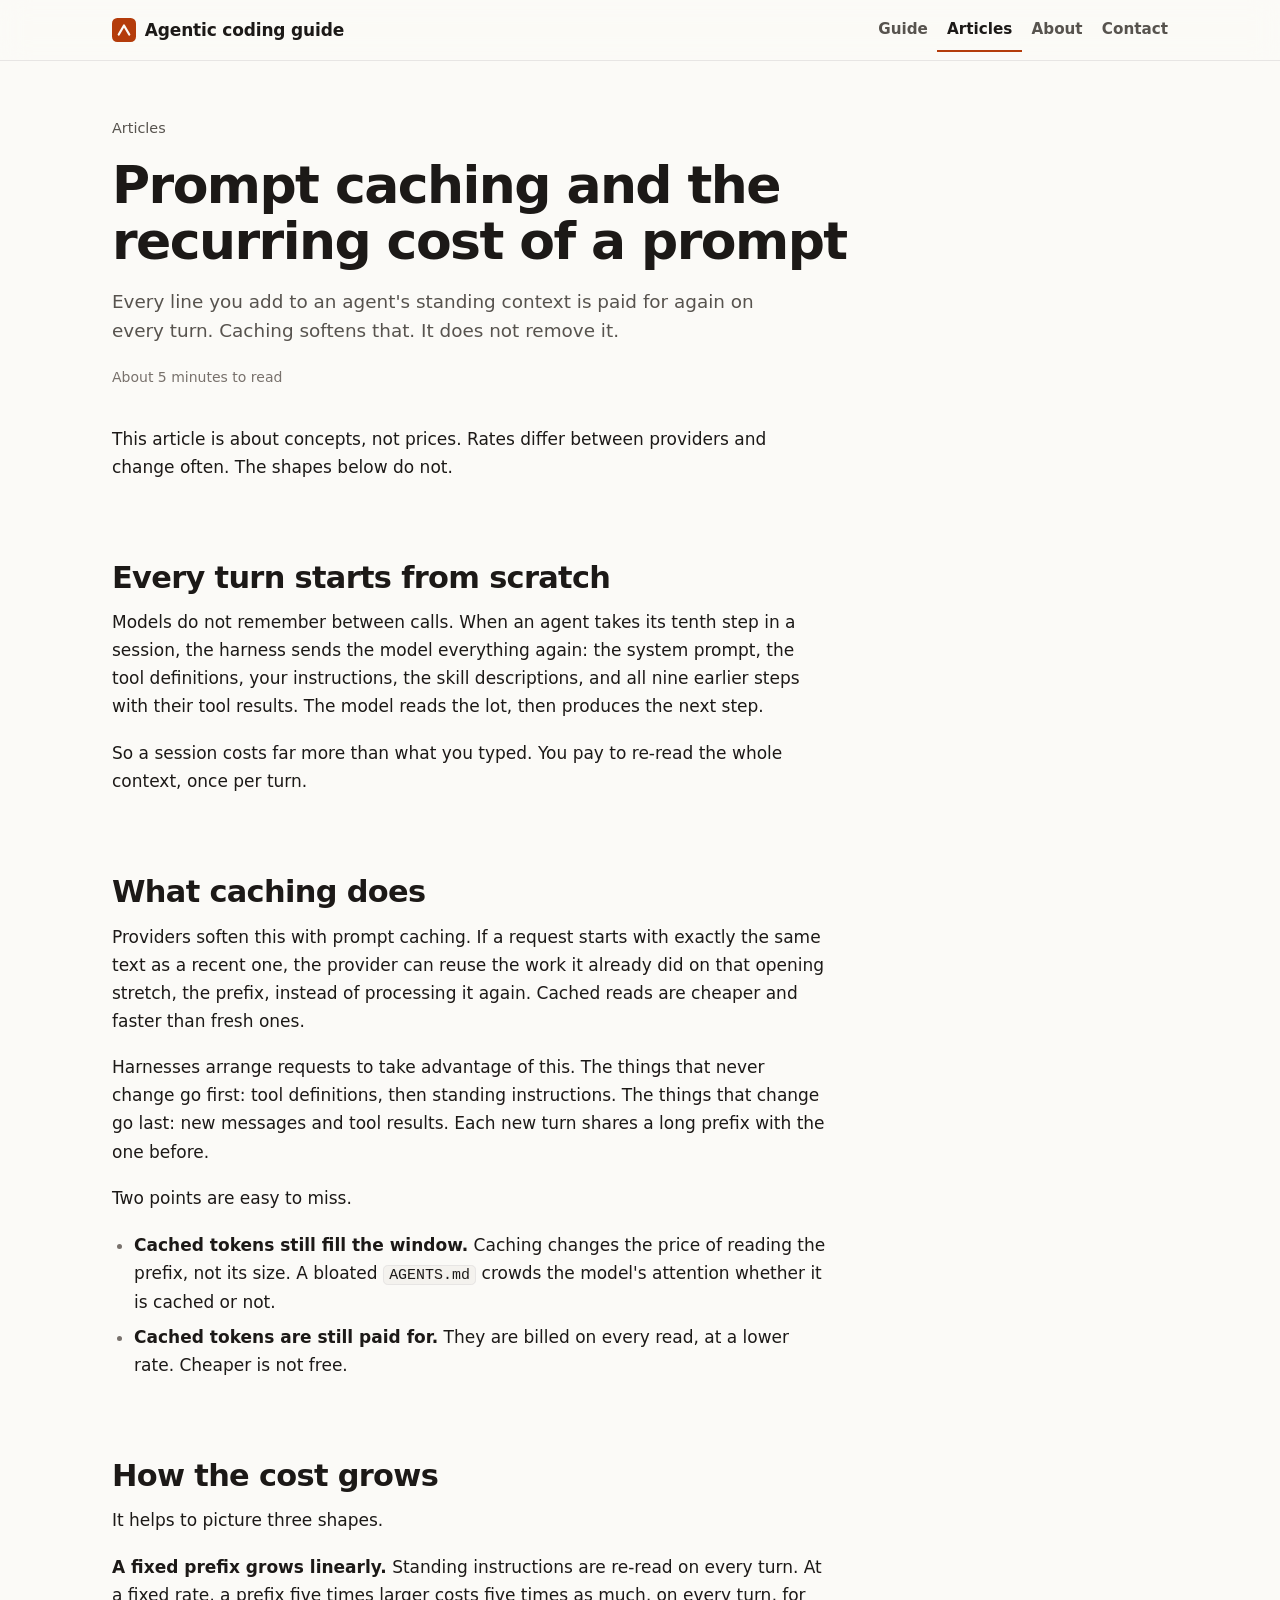
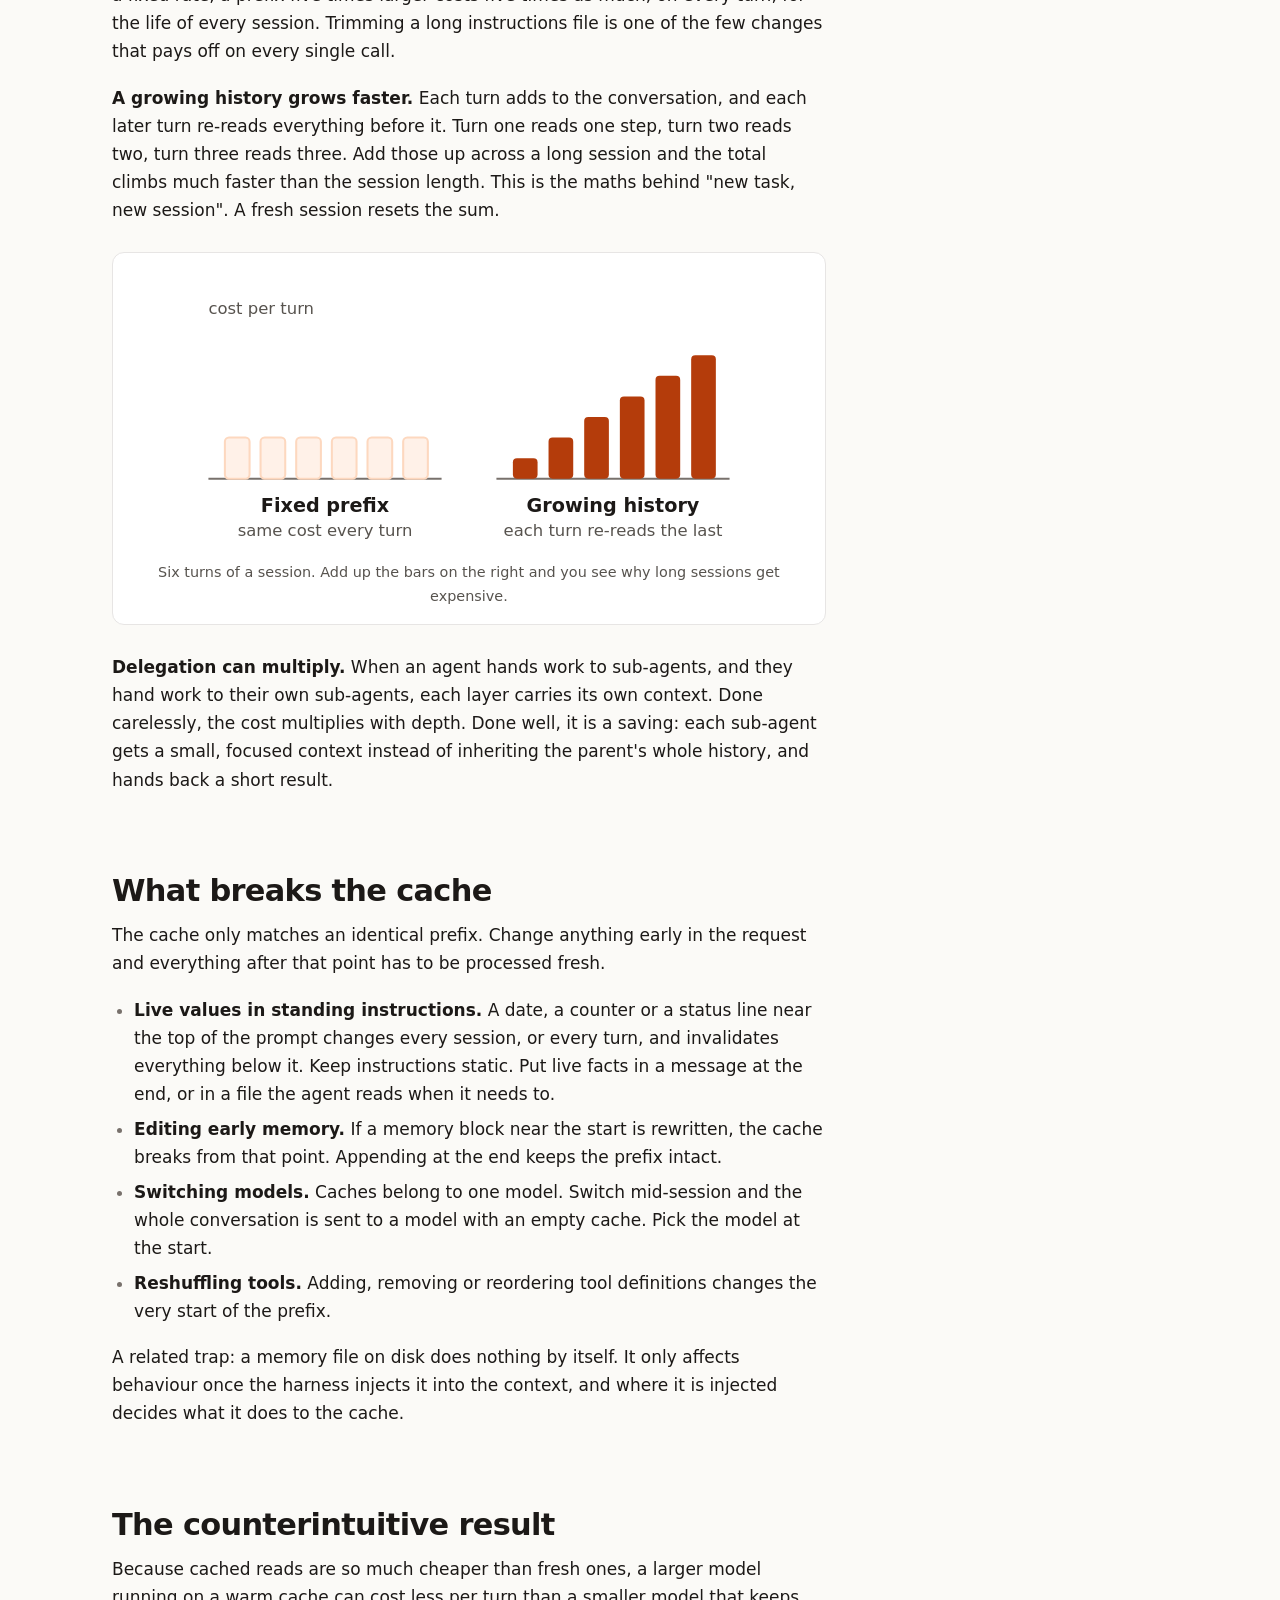
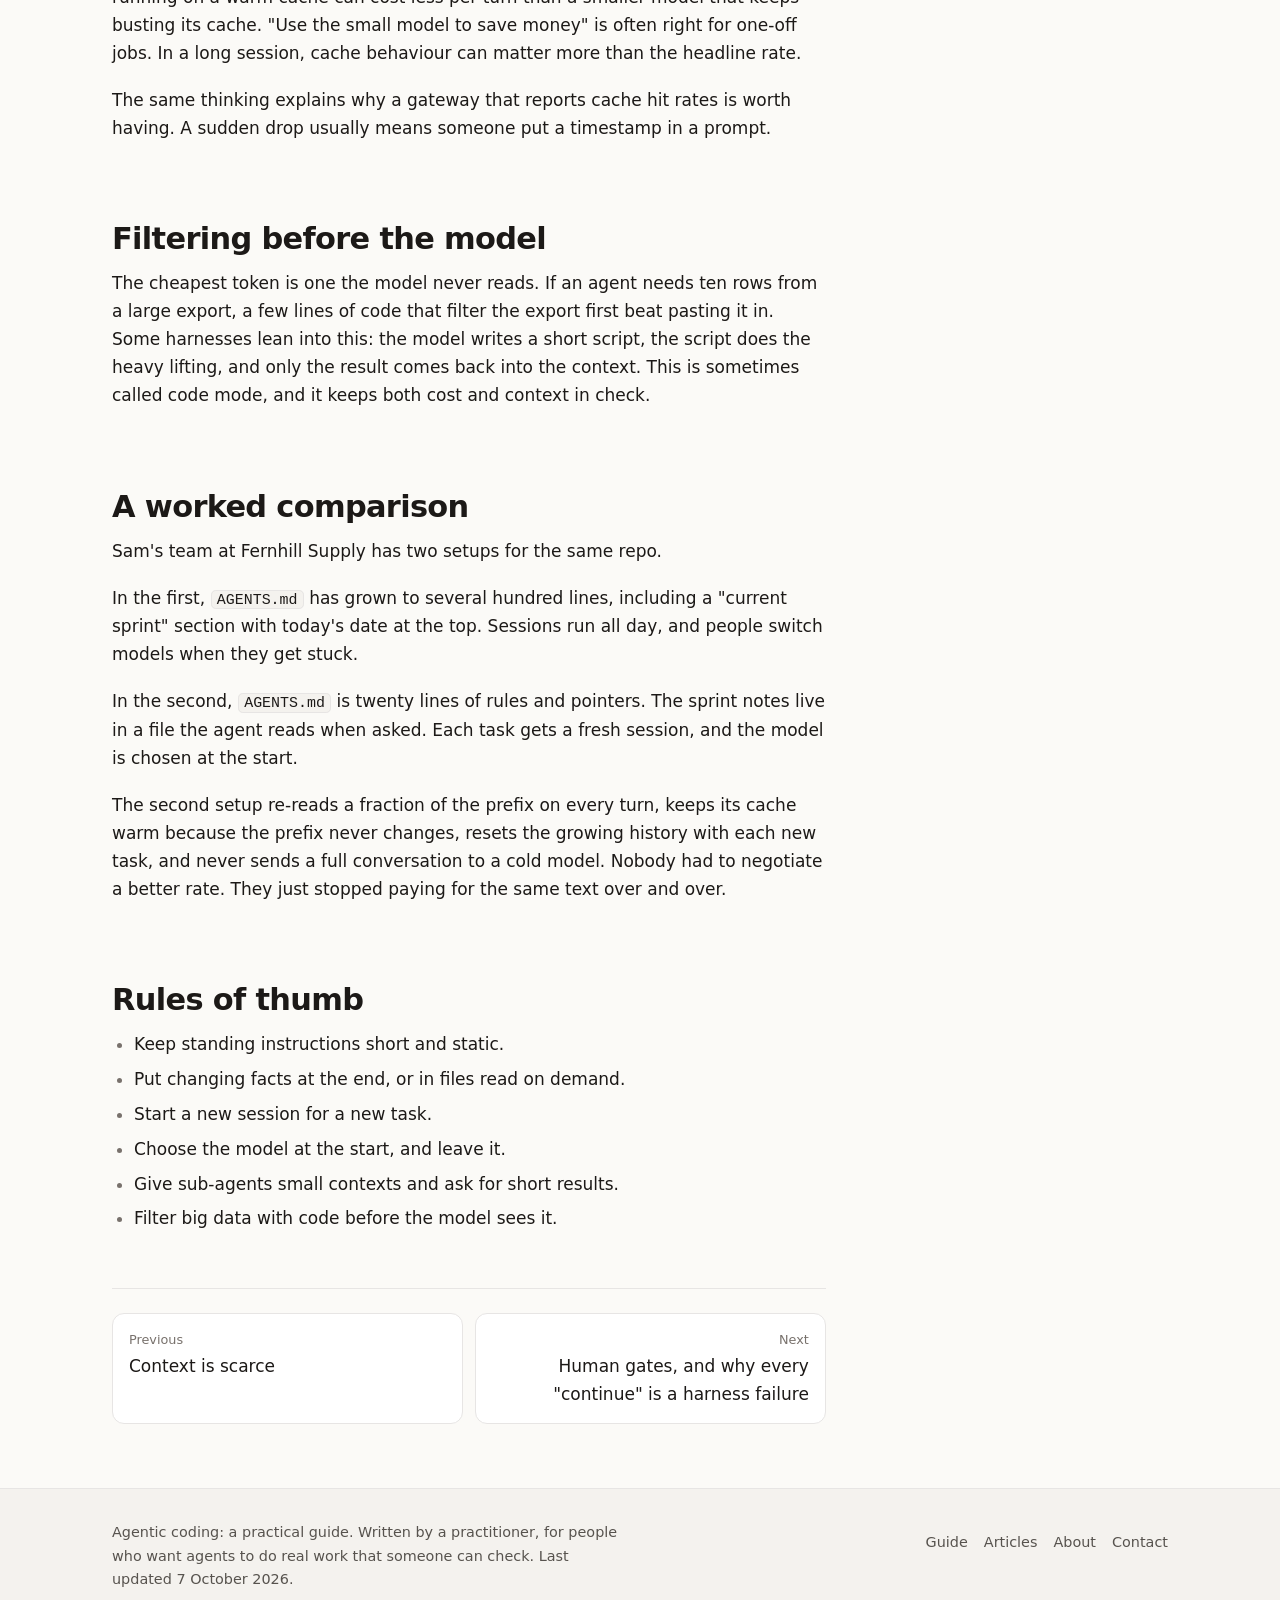
<file: articles/prompt-caching.html>
<!doctype html>
<html lang="en">
<head>
<meta charset="utf-8">
<meta name="viewport" content="width=device-width, initial-scale=1">
<title>Prompt caching and the recurring cost of a prompt | Agentic coding guide</title>
<meta name="description" content="Every turn re-sends the conversation. Caching makes the repeated part cheaper, not free. How the cost grows, what breaks the cache, and what to do about it.">
<meta name="robots" content="noindex, nofollow">
<meta name="theme-color" content="#fbfaf7" media="(prefers-color-scheme: light)">
<meta name="theme-color" content="#141210" media="(prefers-color-scheme: dark)">
<meta property="og:title" content="Prompt caching and the recurring cost of a prompt">
<meta property="og:description" content="Every turn re-sends the conversation. Caching makes the repeated part cheaper, not free. How the cost grows, what breaks the cache, and what to do about it.">
<link rel="icon" href="data:image/svg+xml,%3Csvg xmlns='http://www.w3.org/2000/svg' viewBox='0 0 32 32'%3E%3Crect width='32' height='32' rx='7' fill='%23b43c0b'/%3E%3Cpath d='M9 22l7-12 7 12' stroke='white' stroke-width='3' fill='none' stroke-linecap='round' stroke-linejoin='round'/%3E%3C/svg%3E">
<link rel="stylesheet" href="../style.css">
<script src="../site.js" defer></script>
</head>
<body>
<a class="skip" href="#main">Skip to content</a>
<header class="site-header">
  <div class="inner">
    <a class="brand" href="../index.html">
      <svg width="24" height="24" viewBox="0 0 32 32" aria-hidden="true" focusable="false"><rect width="32" height="32" rx="7" fill="var(--accent)"/><path d="M9 22l7-12 7 12" stroke="var(--bg)" stroke-width="3" fill="none" stroke-linecap="round" stroke-linejoin="round"/></svg>
      <span>Agentic coding guide</span>
    </a>
    <nav class="site-nav" aria-label="Main">
      <ul>
        <li><a href="../index.html">Guide</a></li>
        <li><a href="../articles/index.html" aria-current="page">Articles</a></li>
        <li><a href="../about.html">About</a></li>
        <li><a href="../contact.html">Contact</a></li>
      </ul>
    </nav>
  </div>
</header>
<main id="main">
<div class="wrap">
<article class="article">
<header class="article-head">
  <p class="crumb"><a href="index.html">Articles</a></p>
  <h1>Prompt caching and the recurring cost of a prompt</h1>
  <p class="lede">Every line you add to an agent's standing context is paid for again on every turn. Caching softens that. It does not remove it.</p>
  <p class="meta">About 5 minutes to read</p>
</header>

<div class="prose">
<p>This article is about concepts, not prices. Rates differ between providers and change often. The shapes below do not.</p>

<h2>Every turn starts from scratch</h2>
<p>Models do not remember between calls. When an agent takes its tenth step in a session, the harness sends the model everything again: the system prompt, the tool definitions, your instructions, the skill descriptions, and all nine earlier steps with their tool results. The model reads the lot, then produces the next step.</p>
<p>So a session costs far more than what you typed. You pay to re-read the whole context, once per turn.</p>

<h2>What caching does</h2>
<p>Providers soften this with prompt caching. If a request starts with exactly the same text as a recent one, the provider can reuse the work it already did on that opening stretch, the prefix, instead of processing it again. Cached reads are cheaper and faster than fresh ones.</p>
<p>Harnesses arrange requests to take advantage of this. The things that never change go first: tool definitions, then standing instructions. The things that change go last: new messages and tool results. Each new turn shares a long prefix with the one before.</p>
<p>Two points are easy to miss.</p>
<ul>
  <li><strong>Cached tokens still fill the window.</strong> Caching changes the price of reading the prefix, not its size. A bloated <code>AGENTS.md</code> crowds the model's attention whether it is cached or not.</li>
  <li><strong>Cached tokens are still paid for.</strong> They are billed on every read, at a lower rate. Cheaper is not free.</li>
</ul>

<h2>How the cost grows</h2>
<p>It helps to picture three shapes.</p>
<p><strong>A fixed prefix grows linearly.</strong> Standing instructions are re-read on every turn. At a fixed rate, a prefix five times larger costs five times as much, on every turn, for the life of every session. Trimming a long instructions file is one of the few changes that pays off on every single call.</p>
<p><strong>A growing history grows faster.</strong> Each turn adds to the conversation, and each later turn re-reads everything before it. Turn one reads one step, turn two reads two, turn three reads three. Add those up across a long session and the total climbs much faster than the session length. This is the maths behind "new task, new session". A fresh session resets the sum.</p>
<figure class="diagram">
  <svg viewBox="0 0 420 200" role="img" aria-labelledby="dg-c-t dg-c-d">
    <title id="dg-c-t">Cost per turn, two shapes</title>
    <desc id="dg-c-d">On the left, six equal bars: a fixed prefix costs the same on every turn. On the right, six rising bars: a growing history costs more on each turn, because every turn re-reads everything before it.</desc>
    <path class="d-line" d="M20 150 H190 M230 150 H400"/>
    <g class="d-soft">
      <rect x="32" y="120" width="18" height="30" rx="3"/><rect x="58" y="120" width="18" height="30" rx="3"/><rect x="84" y="120" width="18" height="30" rx="3"/>
      <rect x="110" y="120" width="18" height="30" rx="3"/><rect x="136" y="120" width="18" height="30" rx="3"/><rect x="162" y="120" width="18" height="30" rx="3"/>
    </g>
    <g class="d-accent">
      <rect x="242" y="135" width="18" height="15" rx="3"/><rect x="268" y="120" width="18" height="30" rx="3"/><rect x="294" y="105" width="18" height="45" rx="3"/>
      <rect x="320" y="90" width="18" height="60" rx="3"/><rect x="346" y="75" width="18" height="75" rx="3"/><rect x="372" y="60" width="18" height="90" rx="3"/>
    </g>
    <text class="d-label" x="105" y="174" text-anchor="middle">Fixed prefix</text>
    <text class="d-small" x="105" y="192" text-anchor="middle">same cost every turn</text>
    <text class="d-label" x="315" y="174" text-anchor="middle">Growing history</text>
    <text class="d-small" x="315" y="192" text-anchor="middle">each turn re-reads the last</text>
    <text class="d-small" x="20" y="30">cost per turn</text>
  </svg>
  <figcaption>Six turns of a session. Add up the bars on the right and you see why long sessions get expensive.</figcaption>
</figure>
<p><strong>Delegation can multiply.</strong> When an agent hands work to sub-agents, and they hand work to their own sub-agents, each layer carries its own context. Done carelessly, the cost multiplies with depth. Done well, it is a saving: each sub-agent gets a small, focused context instead of inheriting the parent's whole history, and hands back a short result.</p>

<h2>What breaks the cache</h2>
<p>The cache only matches an identical prefix. Change anything early in the request and everything after that point has to be processed fresh.</p>
<ul>
  <li><strong>Live values in standing instructions.</strong> A date, a counter or a status line near the top of the prompt changes every session, or every turn, and invalidates everything below it. Keep instructions static. Put live facts in a message at the end, or in a file the agent reads when it needs to.</li>
  <li><strong>Editing early memory.</strong> If a memory block near the start is rewritten, the cache breaks from that point. Appending at the end keeps the prefix intact.</li>
  <li><strong>Switching models.</strong> Caches belong to one model. Switch mid-session and the whole conversation is sent to a model with an empty cache. Pick the model at the start.</li>
  <li><strong>Reshuffling tools.</strong> Adding, removing or reordering tool definitions changes the very start of the prefix.</li>
</ul>
<p>A related trap: a memory file on disk does nothing by itself. It only affects behaviour once the harness injects it into the context, and where it is injected decides what it does to the cache.</p>

<h2>The counterintuitive result</h2>
<p>Because cached reads are so much cheaper than fresh ones, a larger model running on a warm cache can cost less per turn than a smaller model that keeps busting its cache. "Use the small model to save money" is often right for one-off jobs. In a long session, cache behaviour can matter more than the headline rate.</p>
<p>The same thinking explains why a gateway that reports cache hit rates is worth having. A sudden drop usually means someone put a timestamp in a prompt.</p>

<h2>Filtering before the model</h2>
<p>The cheapest token is one the model never reads. If an agent needs ten rows from a large export, a few lines of code that filter the export first beat pasting it in. Some harnesses lean into this: the model writes a short script, the script does the heavy lifting, and only the result comes back into the context. This is sometimes called code mode, and it keeps both cost and context in check.</p>

<h2>A worked comparison</h2>
<p>Sam's team at Fernhill Supply has two setups for the same repo.</p>
<p>In the first, <code>AGENTS.md</code> has grown to several hundred lines, including a "current sprint" section with today's date at the top. Sessions run all day, and people switch models when they get stuck.</p>
<p>In the second, <code>AGENTS.md</code> is twenty lines of rules and pointers. The sprint notes live in a file the agent reads when asked. Each task gets a fresh session, and the model is chosen at the start.</p>
<p>The second setup re-reads a fraction of the prefix on every turn, keeps its cache warm because the prefix never changes, resets the growing history with each new task, and never sends a full conversation to a cold model. Nobody had to negotiate a better rate. They just stopped paying for the same text over and over.</p>

<h2>Rules of thumb</h2>
<ul>
  <li>Keep standing instructions short and static.</li>
  <li>Put changing facts at the end, or in files read on demand.</li>
  <li>Start a new session for a new task.</li>
  <li>Choose the model at the start, and leave it.</li>
  <li>Give sub-agents small contexts and ask for short results.</li>
  <li>Filter big data with code before the model sees it.</li>
</ul>
</div>

<footer class="article-foot">
  <nav class="pager" aria-label="More articles">
    <a class="prev" href="context-is-scarce.html"><small>Previous</small>Context is scarce</a>
    <a class="next" href="human-gates.html"><small>Next</small>Human gates, and why every "continue" is a harness failure</a>
  </nav>
</footer>
</article>
</div>
</main>
<footer class="site-footer">
  <div class="inner">
    <p>Agentic coding: a practical guide. Written by a practitioner, for people who want agents to do real work that someone can check. Last updated 7 October 2026.</p>
    <nav aria-label="Footer">
      <ul>
        <li><a href="../index.html">Guide</a></li>
        <li><a href="../articles/index.html">Articles</a></li>
        <li><a href="../about.html">About</a></li>
        <li><a href="../contact.html">Contact</a></li>
      </ul>
    </nav>
  </div>
</footer>
</body>
</html>
</file>
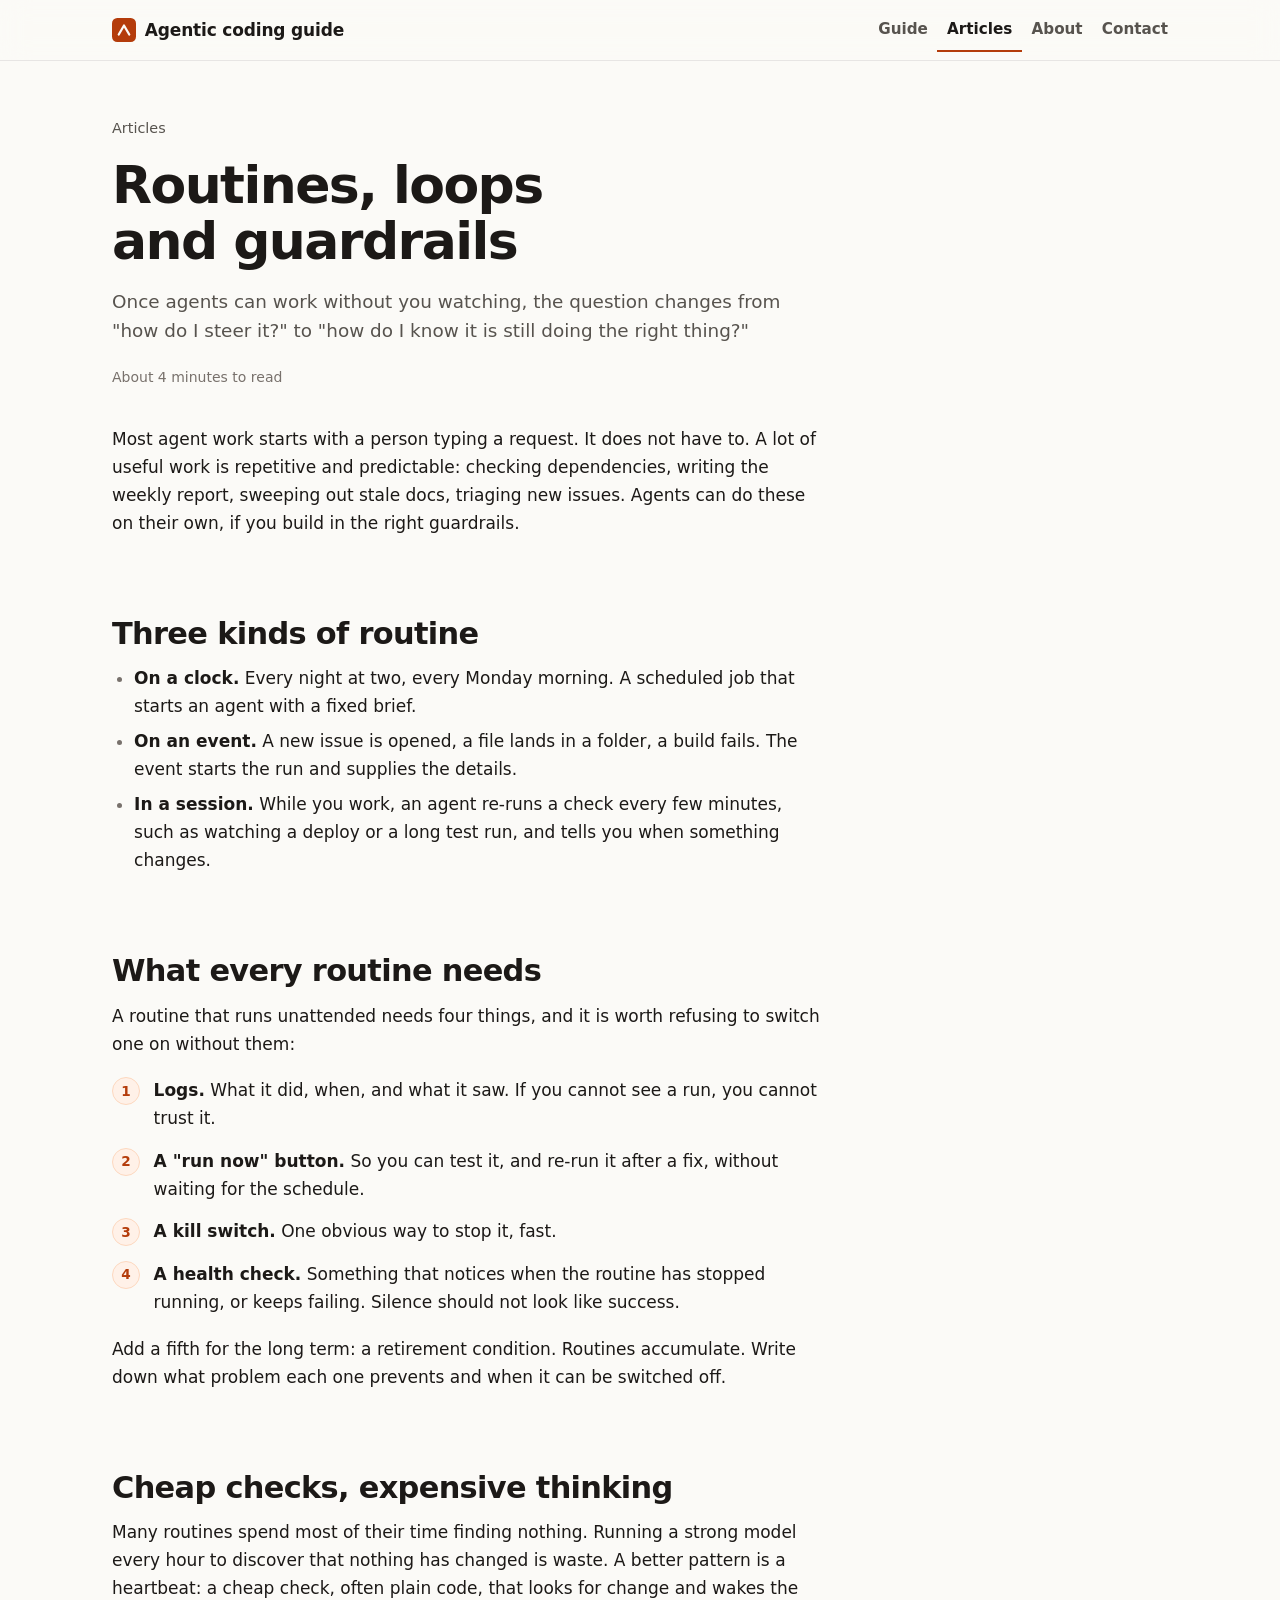
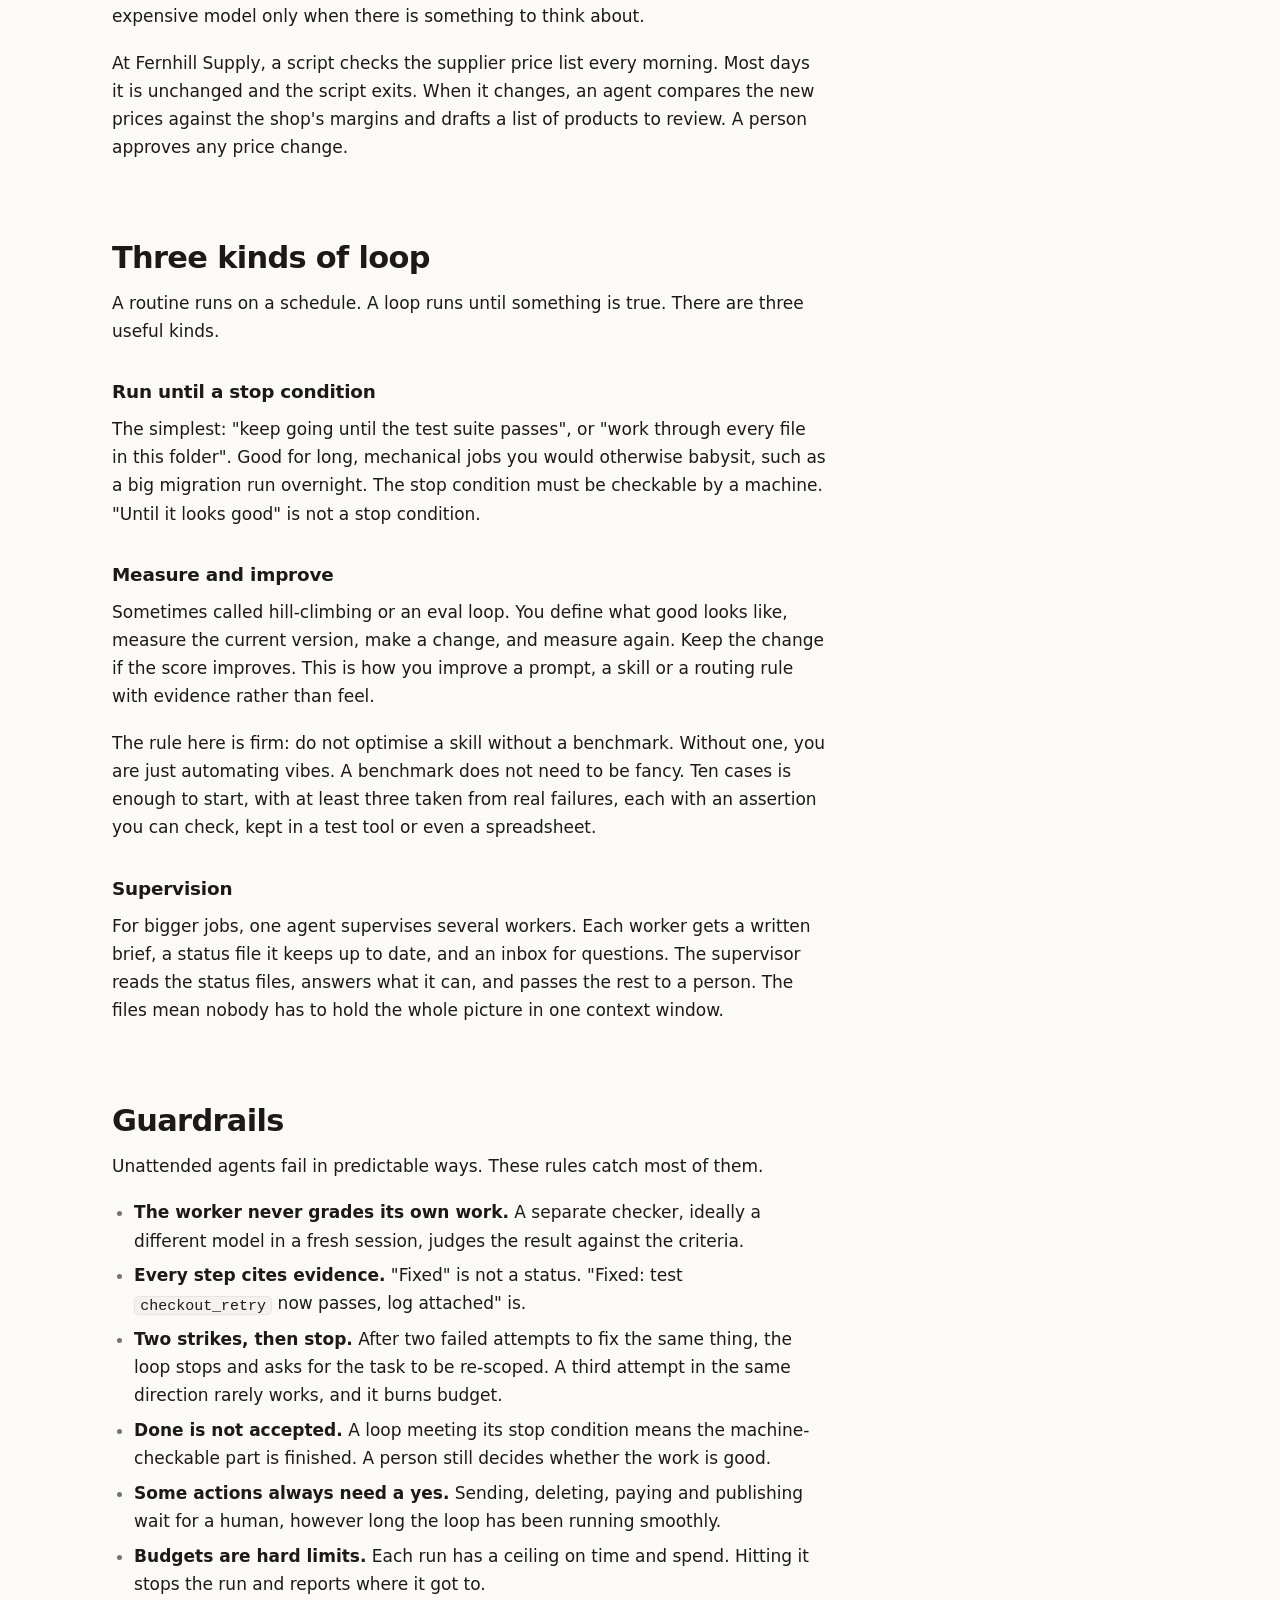
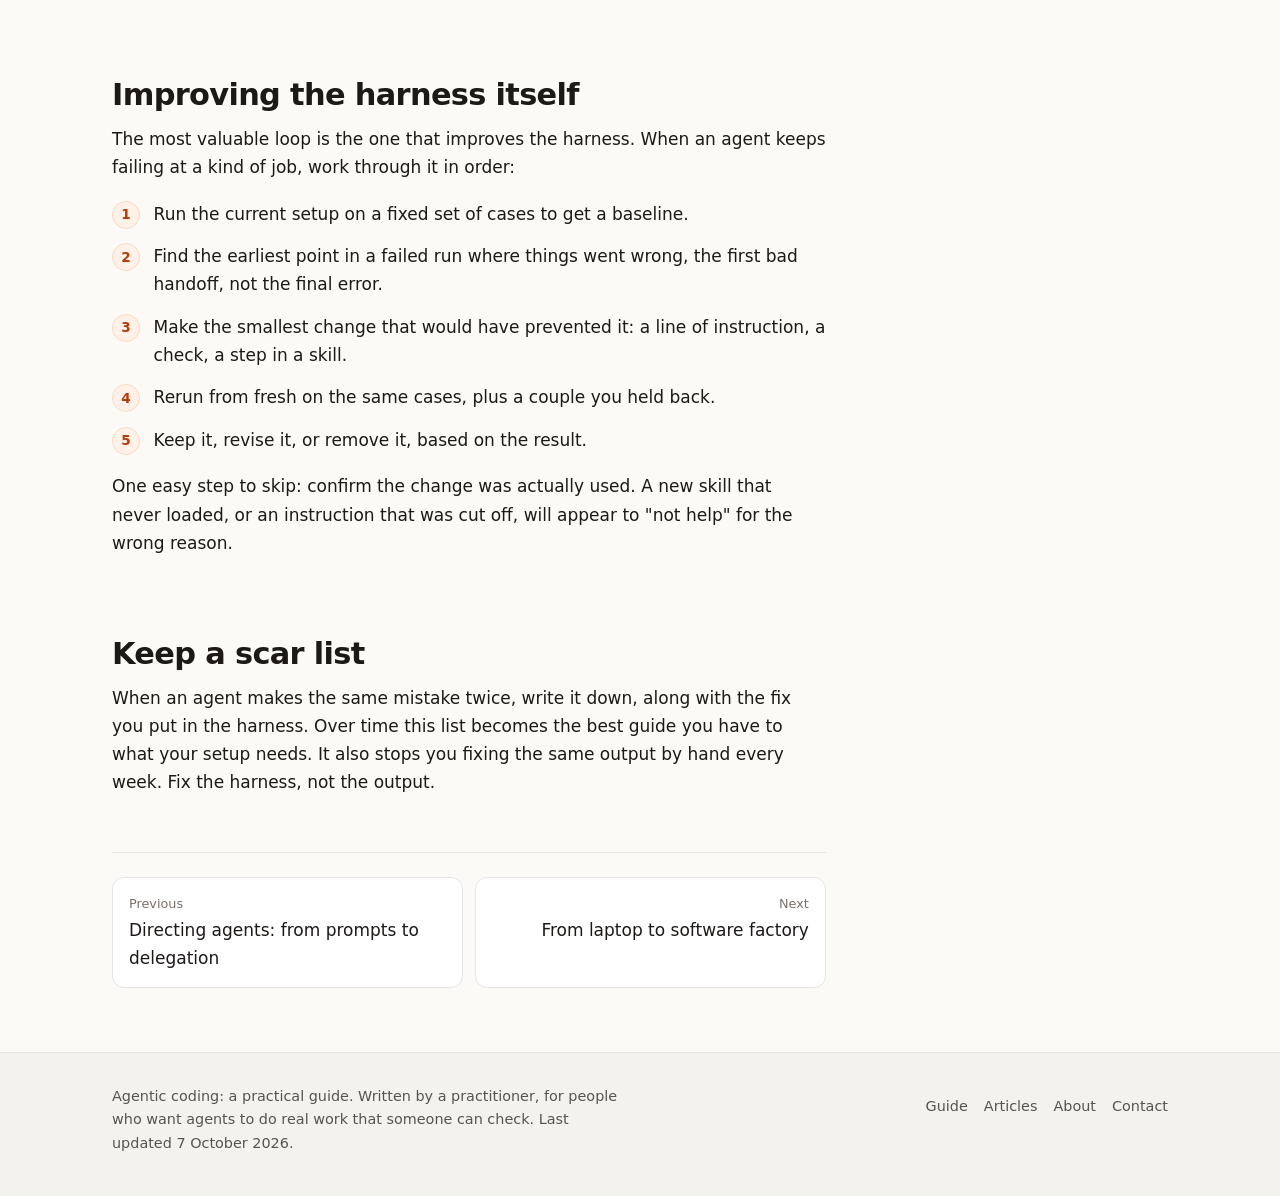
<file: articles/routines-and-loops.html>
<!doctype html>
<html lang="en">
<head>
<meta charset="utf-8">
<meta name="viewport" content="width=device-width, initial-scale=1">
<title>Routines, loops and guardrails | Agentic coding guide</title>
<meta name="description" content="Agents that run on a schedule, on an event, or until a condition is met. What every routine needs, three kinds of loop, and the guardrails that stop them going wrong.">
<meta name="robots" content="noindex, nofollow">
<meta name="theme-color" content="#fbfaf7" media="(prefers-color-scheme: light)">
<meta name="theme-color" content="#141210" media="(prefers-color-scheme: dark)">
<meta property="og:title" content="Routines, loops and guardrails">
<meta property="og:description" content="Agents that run on a schedule, on an event, or until a condition is met. What every routine needs, three kinds of loop, and the guardrails that stop them going wrong.">
<link rel="icon" href="data:image/svg+xml,%3Csvg xmlns='http://www.w3.org/2000/svg' viewBox='0 0 32 32'%3E%3Crect width='32' height='32' rx='7' fill='%23b43c0b'/%3E%3Cpath d='M9 22l7-12 7 12' stroke='white' stroke-width='3' fill='none' stroke-linecap='round' stroke-linejoin='round'/%3E%3C/svg%3E">
<link rel="stylesheet" href="../style.css">
<script src="../site.js" defer></script>
</head>
<body>
<a class="skip" href="#main">Skip to content</a>
<header class="site-header">
  <div class="inner">
    <a class="brand" href="../index.html">
      <svg width="24" height="24" viewBox="0 0 32 32" aria-hidden="true" focusable="false"><rect width="32" height="32" rx="7" fill="var(--accent)"/><path d="M9 22l7-12 7 12" stroke="var(--bg)" stroke-width="3" fill="none" stroke-linecap="round" stroke-linejoin="round"/></svg>
      <span>Agentic coding guide</span>
    </a>
    <nav class="site-nav" aria-label="Main">
      <ul>
        <li><a href="../index.html">Guide</a></li>
        <li><a href="../articles/index.html" aria-current="page">Articles</a></li>
        <li><a href="../about.html">About</a></li>
        <li><a href="../contact.html">Contact</a></li>
      </ul>
    </nav>
  </div>
</header>
<main id="main">
<div class="wrap">
<article class="article">
<header class="article-head">
  <p class="crumb"><a href="index.html">Articles</a></p>
  <h1>Routines, loops and guardrails</h1>
  <p class="lede">Once agents can work without you watching, the question changes from "how do I steer it?" to "how do I know it is still doing the right thing?"</p>
  <p class="meta">About 4 minutes to read</p>
</header>

<div class="prose">
<p>Most agent work starts with a person typing a request. It does not have to. A lot of useful work is repetitive and predictable: checking dependencies, writing the weekly report, sweeping out stale docs, triaging new issues. Agents can do these on their own, if you build in the right guardrails.</p>

<h2>Three kinds of routine</h2>
<ul>
  <li><strong>On a clock.</strong> Every night at two, every Monday morning. A scheduled job that starts an agent with a fixed brief.</li>
  <li><strong>On an event.</strong> A new issue is opened, a file lands in a folder, a build fails. The event starts the run and supplies the details.</li>
  <li><strong>In a session.</strong> While you work, an agent re-runs a check every few minutes, such as watching a deploy or a long test run, and tells you when something changes.</li>
</ul>

<h2>What every routine needs</h2>
<p>A routine that runs unattended needs four things, and it is worth refusing to switch one on without them:</p>
<ol class="steps">
  <li><strong>Logs.</strong> What it did, when, and what it saw. If you cannot see a run, you cannot trust it.</li>
  <li><strong>A "run now" button.</strong> So you can test it, and re-run it after a fix, without waiting for the schedule.</li>
  <li><strong>A kill switch.</strong> One obvious way to stop it, fast.</li>
  <li><strong>A health check.</strong> Something that notices when the routine has stopped running, or keeps failing. Silence should not look like success.</li>
</ol>
<p>Add a fifth for the long term: a retirement condition. Routines accumulate. Write down what problem each one prevents and when it can be switched off.</p>

<h2>Cheap checks, expensive thinking</h2>
<p>Many routines spend most of their time finding nothing. Running a strong model every hour to discover that nothing has changed is waste. A better pattern is a heartbeat: a cheap check, often plain code, that looks for change and wakes the expensive model only when there is something to think about.</p>
<p>At Fernhill Supply, a script checks the supplier price list every morning. Most days it is unchanged and the script exits. When it changes, an agent compares the new prices against the shop's margins and drafts a list of products to review. A person approves any price change.</p>

<h2>Three kinds of loop</h2>
<p>A routine runs on a schedule. A loop runs until something is true. There are three useful kinds.</p>

<h3>Run until a stop condition</h3>
<p>The simplest: "keep going until the test suite passes", or "work through every file in this folder". Good for long, mechanical jobs you would otherwise babysit, such as a big migration run overnight. The stop condition must be checkable by a machine. "Until it looks good" is not a stop condition.</p>

<h3>Measure and improve</h3>
<p>Sometimes called hill-climbing or an eval loop. You define what good looks like, measure the current version, make a change, and measure again. Keep the change if the score improves. This is how you improve a prompt, a skill or a routing rule with evidence rather than feel.</p>
<p>The rule here is firm: do not optimise a skill without a benchmark. Without one, you are just automating vibes. A benchmark does not need to be fancy. Ten cases is enough to start, with at least three taken from real failures, each with an assertion you can check, kept in a test tool or even a spreadsheet.</p>

<h3>Supervision</h3>
<p>For bigger jobs, one agent supervises several workers. Each worker gets a written brief, a status file it keeps up to date, and an inbox for questions. The supervisor reads the status files, answers what it can, and passes the rest to a person. The files mean nobody has to hold the whole picture in one context window.</p>

<h2>Guardrails</h2>
<p>Unattended agents fail in predictable ways. These rules catch most of them.</p>
<ul>
  <li><strong>The worker never grades its own work.</strong> A separate checker, ideally a different model in a fresh session, judges the result against the criteria.</li>
  <li><strong>Every step cites evidence.</strong> "Fixed" is not a status. "Fixed: test <code>checkout_retry</code> now passes, log attached" is.</li>
  <li><strong>Two strikes, then stop.</strong> After two failed attempts to fix the same thing, the loop stops and asks for the task to be re-scoped. A third attempt in the same direction rarely works, and it burns budget.</li>
  <li><strong>Done is not accepted.</strong> A loop meeting its stop condition means the machine-checkable part is finished. A person still decides whether the work is good.</li>
  <li><strong>Some actions always need a yes.</strong> Sending, deleting, paying and publishing wait for a human, however long the loop has been running smoothly.</li>
  <li><strong>Budgets are hard limits.</strong> Each run has a ceiling on time and spend. Hitting it stops the run and reports where it got to.</li>
</ul>

<h2>Improving the harness itself</h2>
<p>The most valuable loop is the one that improves the harness. When an agent keeps failing at a kind of job, work through it in order:</p>
<ol class="steps">
  <li>Run the current setup on a fixed set of cases to get a baseline.</li>
  <li>Find the earliest point in a failed run where things went wrong, the first bad handoff, not the final error.</li>
  <li>Make the smallest change that would have prevented it: a line of instruction, a check, a step in a skill.</li>
  <li>Rerun from fresh on the same cases, plus a couple you held back.</li>
  <li>Keep it, revise it, or remove it, based on the result.</li>
</ol>
<p>One easy step to skip: confirm the change was actually used. A new skill that never loaded, or an instruction that was cut off, will appear to "not help" for the wrong reason.</p>

<h2>Keep a scar list</h2>
<p>When an agent makes the same mistake twice, write it down, along with the fix you put in the harness. Over time this list becomes the best guide you have to what your setup needs. It also stops you fixing the same output by hand every week. Fix the harness, not the output.</p>
</div>

<footer class="article-foot">
  <nav class="pager" aria-label="More articles">
    <a class="prev" href="directing-agents.html"><small>Previous</small>Directing agents: from prompts to delegation</a>
    <a class="next" href="software-factory.html"><small>Next</small>From laptop to software factory</a>
  </nav>
</footer>
</article>
</div>
</main>
<footer class="site-footer">
  <div class="inner">
    <p>Agentic coding: a practical guide. Written by a practitioner, for people who want agents to do real work that someone can check. Last updated 7 October 2026.</p>
    <nav aria-label="Footer">
      <ul>
        <li><a href="../index.html">Guide</a></li>
        <li><a href="../articles/index.html">Articles</a></li>
        <li><a href="../about.html">About</a></li>
        <li><a href="../contact.html">Contact</a></li>
      </ul>
    </nav>
  </div>
</footer>
</body>
</html>
</file>
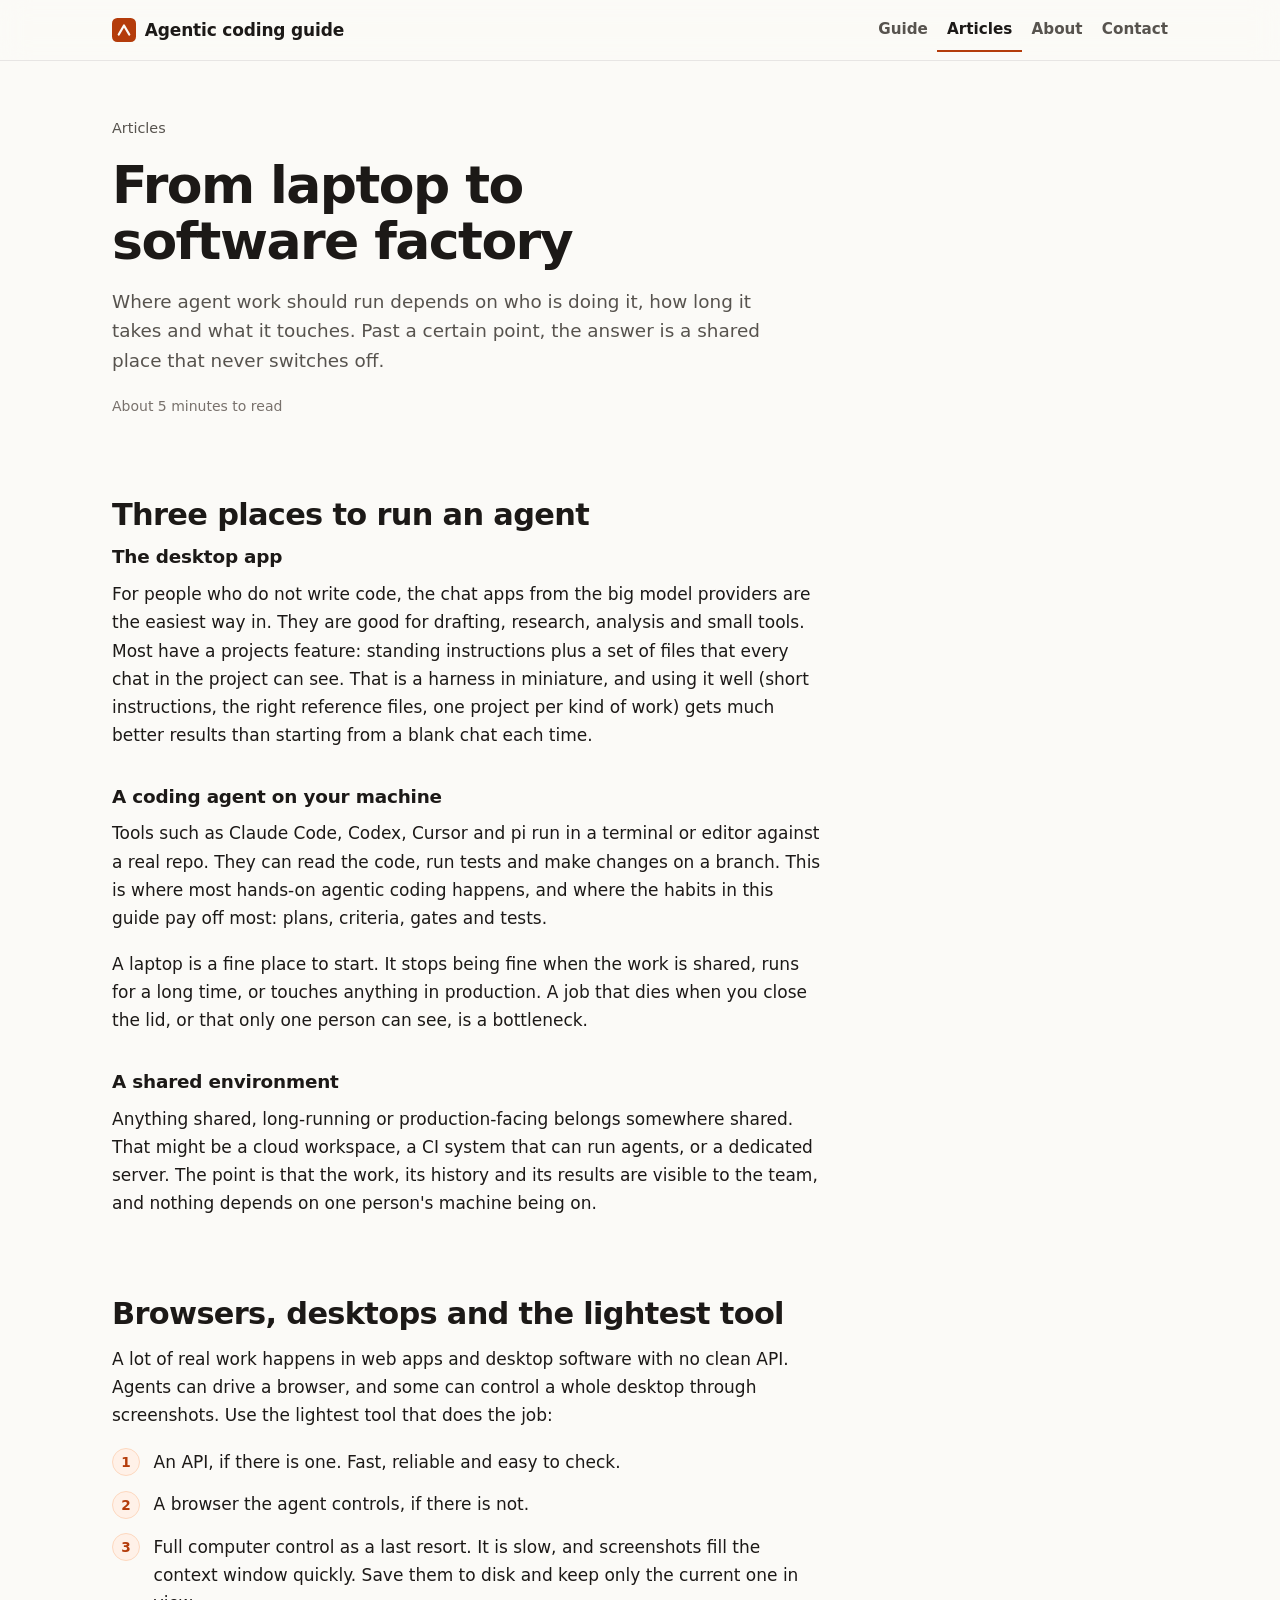
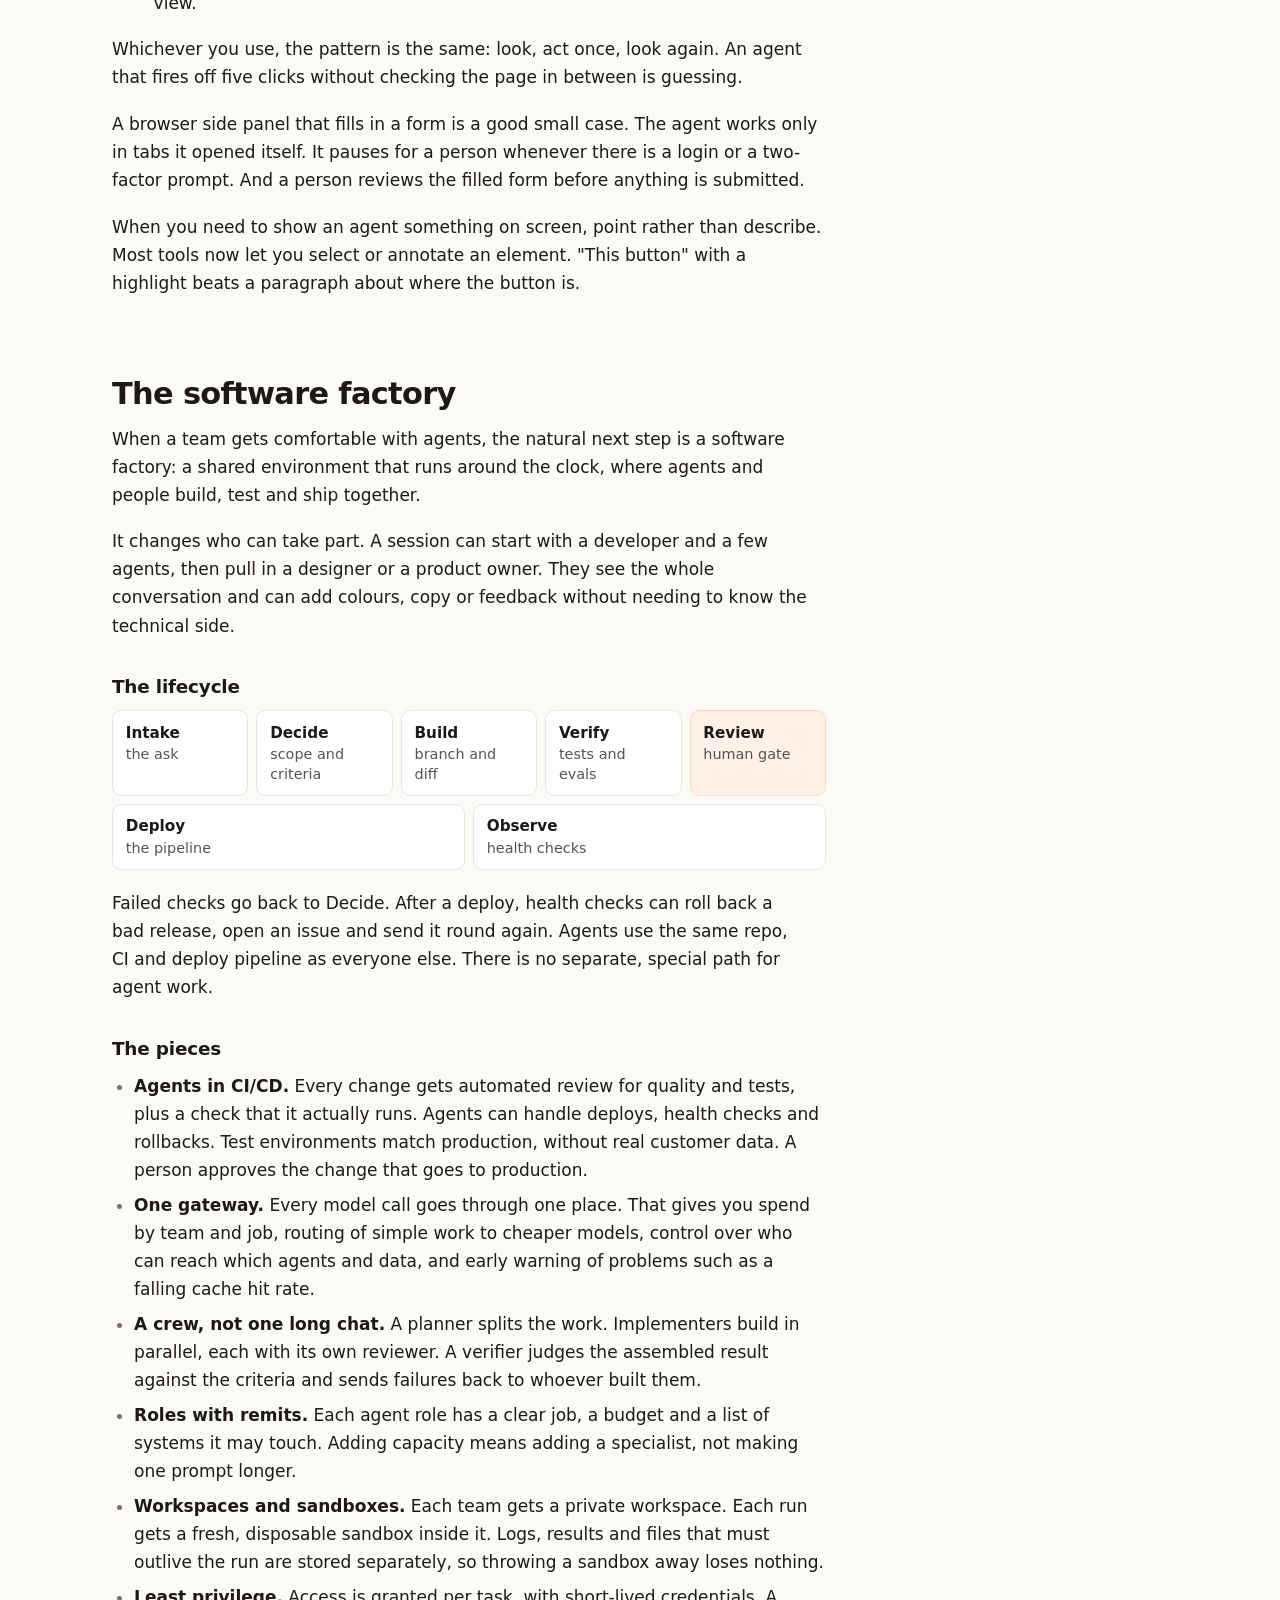
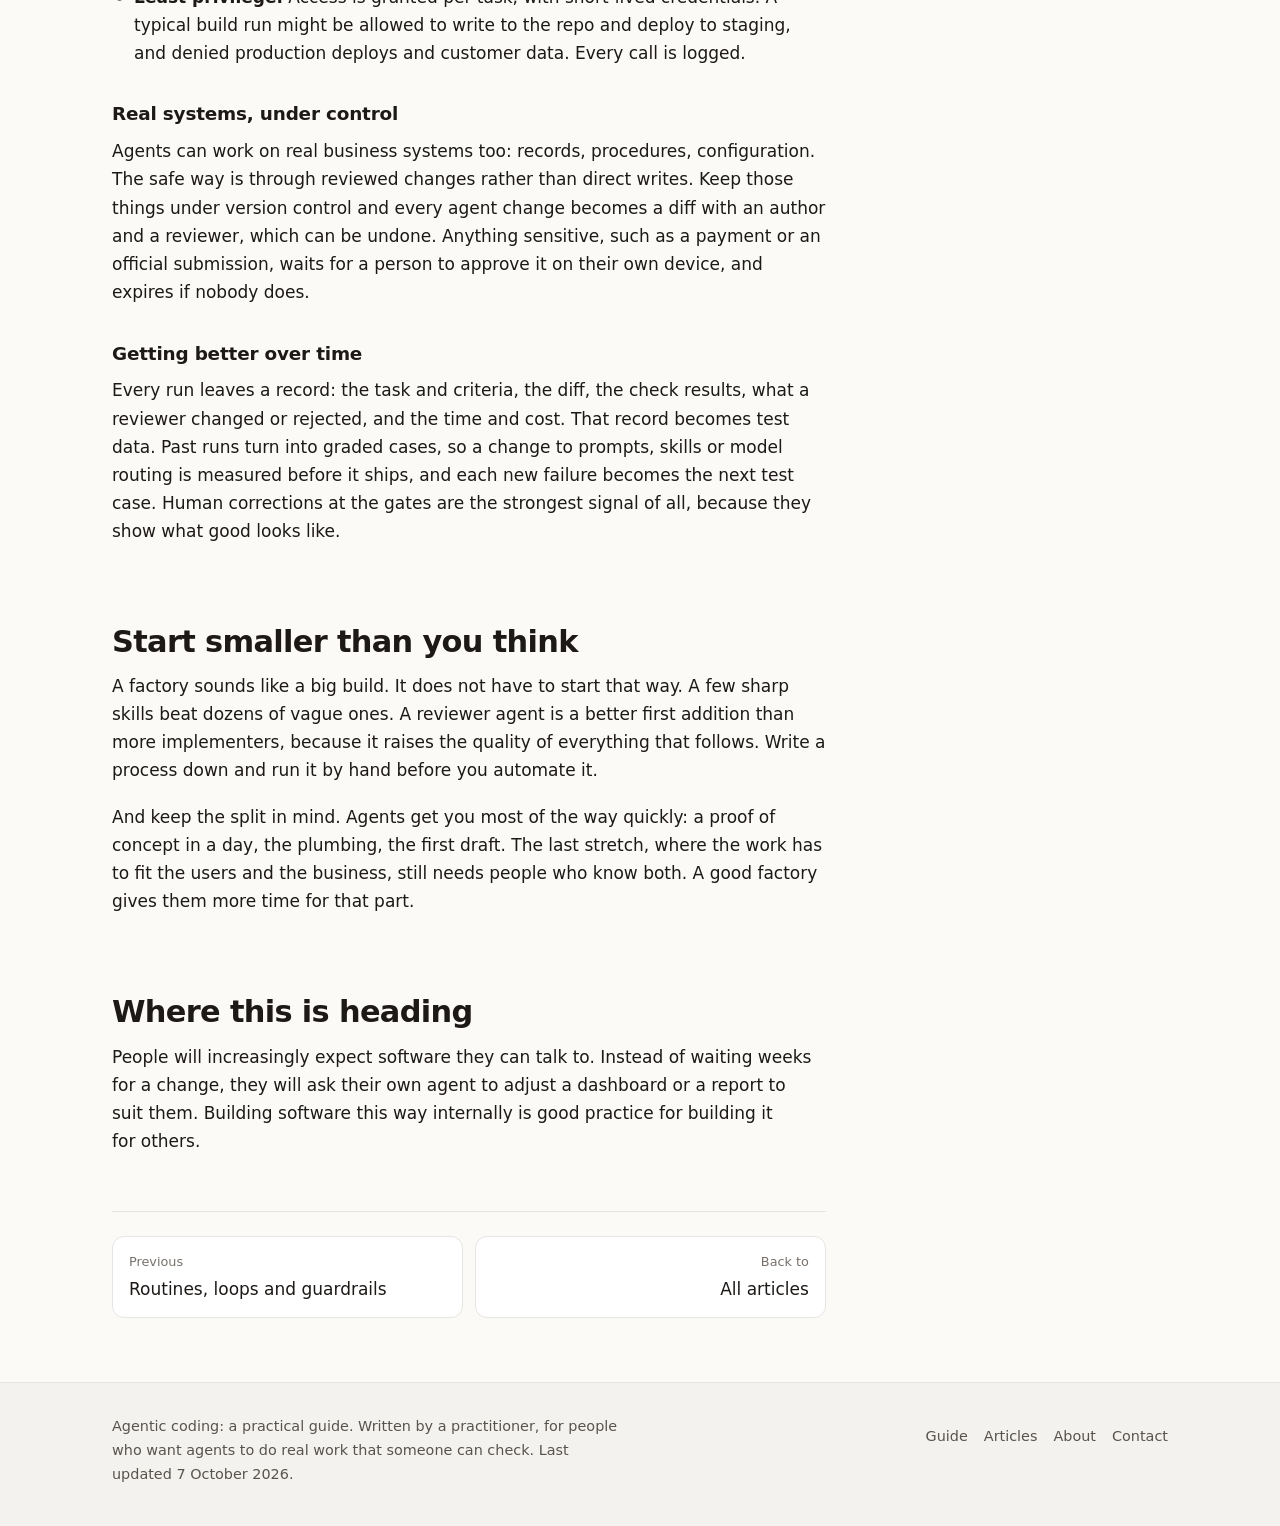
<file: articles/software-factory.html>
<!doctype html>
<html lang="en">
<head>
<meta charset="utf-8">
<meta name="viewport" content="width=device-width, initial-scale=1">
<title>From laptop to software factory | Agentic coding guide</title>
<meta name="description" content="Desktop app, coding agent or shared cloud setup: where each kind of agent work belongs, and what a software factory looks like when a team moves its agents off laptops.">
<meta name="robots" content="noindex, nofollow">
<meta name="theme-color" content="#fbfaf7" media="(prefers-color-scheme: light)">
<meta name="theme-color" content="#141210" media="(prefers-color-scheme: dark)">
<meta property="og:title" content="From laptop to software factory">
<meta property="og:description" content="Desktop app, coding agent or shared cloud setup: where each kind of agent work belongs, and what a software factory looks like when a team moves its agents off laptops.">
<link rel="icon" href="data:image/svg+xml,%3Csvg xmlns='http://www.w3.org/2000/svg' viewBox='0 0 32 32'%3E%3Crect width='32' height='32' rx='7' fill='%23b43c0b'/%3E%3Cpath d='M9 22l7-12 7 12' stroke='white' stroke-width='3' fill='none' stroke-linecap='round' stroke-linejoin='round'/%3E%3C/svg%3E">
<link rel="stylesheet" href="../style.css">
<script src="../site.js" defer></script>
</head>
<body>
<a class="skip" href="#main">Skip to content</a>
<header class="site-header">
  <div class="inner">
    <a class="brand" href="../index.html">
      <svg width="24" height="24" viewBox="0 0 32 32" aria-hidden="true" focusable="false"><rect width="32" height="32" rx="7" fill="var(--accent)"/><path d="M9 22l7-12 7 12" stroke="var(--bg)" stroke-width="3" fill="none" stroke-linecap="round" stroke-linejoin="round"/></svg>
      <span>Agentic coding guide</span>
    </a>
    <nav class="site-nav" aria-label="Main">
      <ul>
        <li><a href="../index.html">Guide</a></li>
        <li><a href="../articles/index.html" aria-current="page">Articles</a></li>
        <li><a href="../about.html">About</a></li>
        <li><a href="../contact.html">Contact</a></li>
      </ul>
    </nav>
  </div>
</header>
<main id="main">
<div class="wrap">
<article class="article">
<header class="article-head">
  <p class="crumb"><a href="index.html">Articles</a></p>
  <h1>From laptop to software factory</h1>
  <p class="lede">Where agent work should run depends on who is doing it, how long it takes and what it touches. Past a certain point, the answer is a shared place that never switches off.</p>
  <p class="meta">About 5 minutes to read</p>
</header>

<div class="prose">
<h2>Three places to run an agent</h2>

<h3>The desktop app</h3>
<p>For people who do not write code, the chat apps from the big model providers are the easiest way in. They are good for drafting, research, analysis and small tools. Most have a projects feature: standing instructions plus a set of files that every chat in the project can see. That is a harness in miniature, and using it well (short instructions, the right reference files, one project per kind of work) gets much better results than starting from a blank chat each time.</p>

<h3>A coding agent on your machine</h3>
<p>Tools such as Claude Code, Codex, Cursor and pi run in a terminal or editor against a real repo. They can read the code, run tests and make changes on a branch. This is where most hands-on agentic coding happens, and where the habits in this guide pay off most: plans, criteria, gates and tests.</p>
<p>A laptop is a fine place to start. It stops being fine when the work is shared, runs for a long time, or touches anything in production. A job that dies when you close the lid, or that only one person can see, is a bottleneck.</p>

<h3>A shared environment</h3>
<p>Anything shared, long-running or production-facing belongs somewhere shared. That might be a cloud workspace, a CI system that can run agents, or a dedicated server. The point is that the work, its history and its results are visible to the team, and nothing depends on one person's machine being on.</p>

<h2>Browsers, desktops and the lightest tool</h2>
<p>A lot of real work happens in web apps and desktop software with no clean API. Agents can drive a browser, and some can control a whole desktop through screenshots. Use the lightest tool that does the job:</p>
<ol class="steps">
  <li>An API, if there is one. Fast, reliable and easy to check.</li>
  <li>A browser the agent controls, if there is not.</li>
  <li>Full computer control as a last resort. It is slow, and screenshots fill the context window quickly. Save them to disk and keep only the current one in view.</li>
</ol>
<p>Whichever you use, the pattern is the same: look, act once, look again. An agent that fires off five clicks without checking the page in between is guessing.</p>
<p>A browser side panel that fills in a form is a good small case. The agent works only in tabs it opened itself. It pauses for a person whenever there is a login or a two-factor prompt. And a person reviews the filled form before anything is submitted.</p>
<p>When you need to show an agent something on screen, point rather than describe. Most tools now let you select or annotate an element. "This button" with a highlight beats a paragraph about where the button is.</p>

<h2>The software factory</h2>
<p>When a team gets comfortable with agents, the natural next step is a software factory: a shared environment that runs around the clock, where agents and people build, test and ship together.</p>
<p>It changes who can take part. A session can start with a developer and a few agents, then pull in a designer or a product owner. They see the whole conversation and can add colours, copy or feedback without needing to know the technical side.</p>

<h3>The lifecycle</h3>
<ol class="flow" aria-label="The lifecycle of a change">
  <li><strong>Intake</strong><span>the ask</span></li>
  <li><strong>Decide</strong><span>scope and criteria</span></li>
  <li><strong>Build</strong><span>branch and diff</span></li>
  <li><strong>Verify</strong><span>tests and evals</span></li>
  <li class="gate"><strong>Review</strong><span>human gate</span></li>
  <li><strong>Deploy</strong><span>the pipeline</span></li>
  <li><strong>Observe</strong><span>health checks</span></li>
</ol>
<p>Failed checks go back to Decide. After a deploy, health checks can roll back a bad release, open an issue and send it round again. Agents use the same repo, CI and deploy pipeline as everyone else. There is no separate, special path for agent work.</p>

<h3>The pieces</h3>
<ul>
  <li><strong>Agents in CI/CD.</strong> Every change gets automated review for quality and tests, plus a check that it actually runs. Agents can handle deploys, health checks and rollbacks. Test environments match production, without real customer data. A person approves the change that goes to production.</li>
  <li><strong>One gateway.</strong> Every model call goes through one place. That gives you spend by team and job, routing of simple work to cheaper models, control over who can reach which agents and data, and early warning of problems such as a falling cache hit rate.</li>
  <li><strong>A crew, not one long chat.</strong> A planner splits the work. Implementers build in parallel, each with its own reviewer. A verifier judges the assembled result against the criteria and sends failures back to whoever built them.</li>
  <li><strong>Roles with remits.</strong> Each agent role has a clear job, a budget and a list of systems it may touch. Adding capacity means adding a specialist, not making one prompt longer.</li>
  <li><strong>Workspaces and sandboxes.</strong> Each team gets a private workspace. Each run gets a fresh, disposable sandbox inside it. Logs, results and files that must outlive the run are stored separately, so throwing a sandbox away loses nothing.</li>
  <li><strong>Least privilege.</strong> Access is granted per task, with short-lived credentials. A typical build run might be allowed to write to the repo and deploy to staging, and denied production deploys and customer data. Every call is logged.</li>
</ul>

<h3>Real systems, under control</h3>
<p>Agents can work on real business systems too: records, procedures, configuration. The safe way is through reviewed changes rather than direct writes. Keep those things under version control and every agent change becomes a diff with an author and a reviewer, which can be undone. Anything sensitive, such as a payment or an official submission, waits for a person to approve it on their own device, and expires if nobody does.</p>

<h3>Getting better over time</h3>
<p>Every run leaves a record: the task and criteria, the diff, the check results, what a reviewer changed or rejected, and the time and cost. That record becomes test data. Past runs turn into graded cases, so a change to prompts, skills or model routing is measured before it ships, and each new failure becomes the next test case. Human corrections at the gates are the strongest signal of all, because they show what good looks like.</p>

<h2>Start smaller than you think</h2>
<p>A factory sounds like a big build. It does not have to start that way. A few sharp skills beat dozens of vague ones. A reviewer agent is a better first addition than more implementers, because it raises the quality of everything that follows. Write a process down and run it by hand before you automate it.</p>
<p>And keep the split in mind. Agents get you most of the way quickly: a proof of concept in a day, the plumbing, the first draft. The last stretch, where the work has to fit the users and the business, still needs people who know both. A good factory gives them more time for that part.</p>

<h2>Where this is heading</h2>
<p>People will increasingly expect software they can talk to. Instead of waiting weeks for a change, they will ask their own agent to adjust a dashboard or a report to suit them. Building software this way internally is good practice for building it for others.</p>
</div>

<footer class="article-foot">
  <nav class="pager" aria-label="More articles">
    <a class="prev" href="routines-and-loops.html"><small>Previous</small>Routines, loops and guardrails</a>
    <a class="next" href="index.html"><small>Back to</small>All articles</a>
  </nav>
</footer>
</article>
</div>
</main>
<footer class="site-footer">
  <div class="inner">
    <p>Agentic coding: a practical guide. Written by a practitioner, for people who want agents to do real work that someone can check. Last updated 7 October 2026.</p>
    <nav aria-label="Footer">
      <ul>
        <li><a href="../index.html">Guide</a></li>
        <li><a href="../articles/index.html">Articles</a></li>
        <li><a href="../about.html">About</a></li>
        <li><a href="../contact.html">Contact</a></li>
      </ul>
    </nav>
  </div>
</footer>
</body>
</html>
</file>
<file: style.css>
/* Agentic coding guide: one shared stylesheet. Mobile first, no external assets. */

:root {
  --bg: #fbfaf7;
  --bg-raised: #ffffff;
  --bg-sunk: #f4f2ee;
  --fg: #1c1917;
  --muted: #57534e;
  --faint: #78716c;
  --line: #e7e5e4;
  --line-strong: #d6d3d1;
  --accent: #b43c0b;
  --accent-soft: #fff1e8;
  --accent-line: #fdd8bf;
  --header-bg: rgba(251, 250, 247, 0.82);

  --font: ui-sans-serif, system-ui, -apple-system, "Segoe UI", Roboto, "Helvetica Neue", Arial, sans-serif;
  --mono: ui-monospace, "SF Mono", Menlo, Consolas, "Liberation Mono", monospace;

  --measure: 66ch;
  --wide: 70rem;
  --gutter: 1.25rem;
  --radius: 0.75rem;

  --ease-out: cubic-bezier(0.23, 1, 0.32, 1);
  --ease-in-out: cubic-bezier(0.77, 0, 0.175, 1);

  color-scheme: light dark;
}

@media (prefers-color-scheme: dark) {
  :root {
    --bg: #141210;
    --bg-raised: #1c1a17;
    --bg-sunk: #0f0e0c;
    --fg: #ece8e3;
    --muted: #b3aca4;
    --faint: #958d84;
    --line: #2c2925;
    --line-strong: #3d3934;
    --accent: #fb923c;
    --accent-soft: #2a1a0f;
    --accent-line: #5a3216;
    --header-bg: rgba(20, 18, 16, 0.8);
  }
}

*, *::before, *::after { box-sizing: border-box; }

html {
  -webkit-text-size-adjust: 100%;
  text-size-adjust: 100%;
  scroll-padding-top: 5rem;
}

body {
  margin: 0;
  background: var(--bg);
  color: var(--fg);
  font-family: var(--font);
  font-size: 1.0625rem;
  line-height: 1.65;
  -webkit-font-smoothing: antialiased;
  text-rendering: optimizeLegibility;
  font-feature-settings: "kern", "liga";
}

/* Type */

h1, h2, h3, h4 {
  line-height: 1.2;
  letter-spacing: -0.015em;
  font-weight: 700;
  text-wrap: balance;
  margin: 0;
}

h1 { font-size: clamp(2rem, 1.4rem + 3vw, 3.25rem); line-height: 1.08; letter-spacing: -0.03em; }
h2 { font-size: clamp(1.45rem, 1.2rem + 1.1vw, 1.9rem); letter-spacing: -0.022em; }
h3 { font-size: 1.15rem; letter-spacing: -0.01em; }

p, ul, ol, dl, pre, figure, blockquote, table { margin: 0; }
p { text-wrap: pretty; }

a {
  color: var(--accent);
  text-decoration-line: underline;
  text-decoration-thickness: 1px;
  text-underline-offset: 0.18em;
  text-decoration-color: color-mix(in srgb, var(--accent) 40%, transparent);
  transition: text-decoration-color 160ms ease-out;
}

@media (hover: hover) and (pointer: fine) {
  a:hover { text-decoration-color: currentColor; }
}

strong { font-weight: 650; }

code, kbd {
  font-family: var(--mono);
  font-size: 0.88em;
  background: var(--bg-sunk);
  border: 1px solid var(--line);
  border-radius: 0.3rem;
  padding: 0.05em 0.35em;
}

pre {
  font-family: var(--mono);
  font-size: 0.875rem;
  line-height: 1.6;
  background: var(--bg-sunk);
  border: 1px solid var(--line);
  border-radius: var(--radius);
  padding: 1rem 1.1rem;
  overflow-x: auto;
  tab-size: 2;
}

pre code { background: none; border: 0; padding: 0; font-size: inherit; }

hr { border: 0; border-top: 1px solid var(--line); margin: 2.5rem 0; }

::selection { background: var(--accent-line); color: var(--fg); }

/* Focus and skip link */

:focus-visible {
  outline: 2px solid var(--accent);
  outline-offset: 3px;
  border-radius: 0.25rem;
}

.skip {
  position: absolute;
  left: 1rem;
  top: 0.75rem;
  z-index: 100;
  padding: 0.6rem 1rem;
  background: var(--fg);
  color: var(--bg);
  border-radius: 0.5rem;
  font-weight: 600;
  text-decoration: none;
  transform: translateY(-200%);
  transition: transform 200ms var(--ease-out);
}

.skip:focus { transform: translateY(0); }

/* Header */

.site-header {
  position: sticky;
  top: 0;
  z-index: 50;
  background: var(--header-bg);
  -webkit-backdrop-filter: saturate(180%) blur(14px);
  backdrop-filter: saturate(180%) blur(14px);
  border-bottom: 1px solid var(--line);
}

.site-header .inner {
  max-width: var(--wide);
  margin: 0 auto;
  padding: 0.5rem var(--gutter);
  display: flex;
  flex-wrap: wrap;
  align-items: center;
  justify-content: space-between;
  gap: 0.25rem 1rem;
}

.brand {
  display: inline-flex;
  align-items: center;
  gap: 0.55rem;
  min-height: 44px;
  color: var(--fg);
  font-weight: 700;
  letter-spacing: -0.01em;
  text-decoration: none;
}

.brand svg { flex: none; }

.site-nav ul {
  list-style: none;
  padding: 0;
  margin: 0 -0.6rem;
  display: flex;
  flex-wrap: wrap;
}

.site-nav a {
  display: inline-flex;
  align-items: center;
  min-height: 44px;
  padding: 0 0.6rem;
  color: var(--muted);
  font-size: 0.95rem;
  font-weight: 550;
  text-decoration: none;
  border-radius: 0.5rem;
  transition: color 160ms ease-out, background-color 160ms ease-out;
}

.site-nav a[aria-current="page"] {
  color: var(--fg);
  box-shadow: inset 0 -2px 0 var(--accent);
  border-radius: 0;
}

@media (hover: hover) and (pointer: fine) {
  .site-nav a:hover { color: var(--fg); }
}

@media (prefers-reduced-transparency: reduce) {
  .site-header { background: var(--bg); -webkit-backdrop-filter: none; backdrop-filter: none; }
}

@media (prefers-contrast: more) {
  :root { --muted: var(--fg); --line: var(--line-strong); }
  .site-header { background: var(--bg); -webkit-backdrop-filter: none; backdrop-filter: none; }
  a { text-decoration-color: currentColor; }
}

/* Page frame */

.wrap {
  max-width: var(--wide);
  margin: 0 auto;
  padding: 0 var(--gutter);
}

.hero {
  padding: 3rem 0 2rem;
  border-bottom: 1px solid var(--line);
}

.hero .kicker {
  color: var(--accent);
  font-size: 0.82rem;
  font-weight: 650;
  letter-spacing: 0.06em;
  text-transform: uppercase;
  margin-bottom: 0.9rem;
}

.hero h1 { max-width: 20ch; }

.lede {
  margin-top: 1.1rem;
  max-width: 58ch;
  color: var(--muted);
  font-size: 1.15rem;
  line-height: 1.6;
}

.meta {
  margin-top: 1.25rem;
  color: var(--faint);
  font-size: 0.875rem;
}

/* Prose: the reading column used by every page */

.prose { max-width: var(--measure); }

.prose > * + * { margin-top: 1.1em; }
.prose > h2 { margin-top: 2.6em; }
.prose > h3 { margin-top: 2em; }
.prose > h2 + *, .prose > h3 + * { margin-top: 0.7em; }

.prose ul, .prose ol { padding-left: 1.3em; }
.prose li + li { margin-top: 0.4em; }
.prose li::marker { color: var(--faint); }

.prose blockquote {
  border-left: 3px solid var(--accent);
  padding: 0.1rem 0 0.1rem 1.1rem;
  color: var(--muted);
  font-size: 1.1rem;
}

/* Guide layout: sticky contents on wide screens */

.layout { padding: 2rem 0 4rem; }

.toc {
  margin-bottom: 2rem;
  padding: 1rem 1.1rem;
  border: 1px solid var(--line);
  border-radius: var(--radius);
  background: var(--bg-raised);
}

.toc h2 {
  font-size: 0.78rem;
  letter-spacing: 0.07em;
  text-transform: uppercase;
  color: var(--faint);
  margin-bottom: 0.5rem;
}

.toc ol {
  list-style: none;
  padding: 0;
  margin: 0;
  columns: 2 12rem;
  column-gap: 1.5rem;
  counter-reset: toc;
}

.toc li { counter-increment: toc; break-inside: avoid; }

.toc a {
  display: flex;
  gap: 0.6rem;
  padding: 0.35rem 0;
  color: var(--muted);
  font-size: 0.93rem;
  text-decoration: none;
  transition: color 160ms ease-out;
}

.toc a::before {
  content: counter(toc, decimal-leading-zero);
  font-family: var(--mono);
  font-size: 0.78rem;
  color: var(--faint);
  padding-top: 0.15em;
}

@media (hover: hover) and (pointer: fine) {
  .toc a:hover { color: var(--fg); }
}

.toc a.is-active { color: var(--fg); }
.toc a.is-active::before { color: var(--accent); }

.guide-section {
  padding: 2.75rem 0;
  border-top: 1px solid var(--line);
}

.guide-section:first-child { border-top: 0; padding-top: 0.5rem; }

.section-num {
  display: block;
  font-family: var(--mono);
  font-size: 0.8rem;
  color: var(--accent);
  margin-bottom: 0.4rem;
  letter-spacing: 0;
}

.guide-section > .prose > h2:first-child { margin-top: 0; }

.further {
  margin-top: 1.5rem;
  font-size: 0.95rem;
  color: var(--muted);
}

.further a { font-weight: 600; }

/* Callouts and cards: used only where the hierarchy is real */

.note {
  border: 1px solid var(--accent-line);
  background: var(--accent-soft);
  border-radius: var(--radius);
  padding: 1rem 1.15rem;
}

.note > * + * { margin-top: 0.6em; }

.note-title {
  font-weight: 700;
  font-size: 0.95rem;
}

.panel {
  border: 1px solid var(--line);
  background: var(--bg-raised);
  border-radius: var(--radius);
  padding: 1.1rem 1.2rem;
}

.panel > * + * { margin-top: 0.6em; }

.compare {
  display: grid;
  gap: 0.9rem;
}

.compare h3 { font-size: 1rem; }
.compare ul { padding-left: 1.2em; font-size: 0.97rem; }

.compare .bad h3::before { content: "Keep out"; }
.compare .good h3::before { content: "Put in"; }

.compare .bad h3::before,
.compare .good h3::before {
  display: block;
  font-size: 0.72rem;
  font-weight: 650;
  letter-spacing: 0.07em;
  text-transform: uppercase;
  color: var(--faint);
  margin-bottom: 0.15rem;
}

/* Definition lists: glossary and similar */

.terms { display: grid; gap: 0; }

.terms div {
  padding: 0.85rem 0;
  border-top: 1px solid var(--line);
}

.terms div:last-child { border-bottom: 1px solid var(--line); }
.terms dt { font-weight: 650; }
.terms dd { margin: 0.2rem 0 0; color: var(--muted); }

/* Numbered steps */

.steps {
  list-style: none;
  padding: 0 !important;
  counter-reset: step;
}

.steps > li {
  counter-increment: step;
  position: relative;
  padding-left: 2.6rem;
}

.steps > li + li { margin-top: 0.9rem !important; }

.steps > li::before {
  content: counter(step);
  position: absolute;
  left: 0;
  top: 0.05rem;
  width: 1.75rem;
  height: 1.75rem;
  border-radius: 50%;
  display: grid;
  place-items: center;
  font-size: 0.85rem;
  font-weight: 700;
  color: var(--accent);
  background: var(--accent-soft);
  border: 1px solid var(--accent-line);
}

/* Tables */

.table-wrap { overflow-x: auto; }

table {
  width: 100%;
  border-collapse: collapse;
  font-size: 0.95rem;
}

th, td {
  text-align: left;
  vertical-align: top;
  padding: 0.6rem 0.75rem 0.6rem 0;
  border-bottom: 1px solid var(--line);
}

th {
  font-size: 0.8rem;
  font-weight: 650;
  letter-spacing: 0.04em;
  text-transform: uppercase;
  color: var(--faint);
  border-bottom-color: var(--line-strong);
}

/* Diagrams */

.diagram {
  margin: 1.75rem 0;
  padding: 1.25rem 1rem 1rem;
  border: 1px solid var(--line);
  border-radius: var(--radius);
  background: var(--bg-raised);
}

.diagram svg {
  display: block;
  width: 100%;
  height: auto;
  max-width: 36rem;
  margin: 0 auto;
}

.diagram figcaption {
  margin-top: 0.85rem;
  color: var(--muted);
  font-size: 0.9rem;
  text-align: center;
}

.diagram .d-box { fill: var(--bg-raised); stroke: var(--line-strong); stroke-width: 1.5; }
.diagram .d-soft { fill: var(--accent-soft); stroke: var(--accent-line); stroke-width: 1.5; }
.diagram .d-accent { fill: var(--accent); }
.diagram .d-line { stroke: var(--faint); stroke-width: 1.5; fill: none; }
.diagram .d-accent-line { stroke: var(--accent); stroke-width: 1.75; fill: none; }
.diagram .d-arrow { fill: var(--faint); }
.diagram .d-arrow-accent { fill: var(--accent); }
.diagram text { font-family: var(--font); fill: var(--fg); font-size: 14px; }
.diagram .d-label { font-weight: 650; }
.diagram .d-small { fill: var(--muted); font-size: 12px; }
.diagram .d-on-accent { fill: var(--bg); font-weight: 700; }

/* HTML flow diagram (wraps on small screens) */

.flow {
  list-style: none;
  padding: 0 !important;
  display: flex;
  flex-wrap: wrap;
  gap: 0.5rem;
  align-items: stretch;
}

.flow li {
  margin: 0 !important;
  flex: 1 1 8rem;
  padding: 0.7rem 0.8rem;
  border: 1px solid var(--line);
  border-radius: 0.6rem;
  background: var(--bg-raised);
  font-size: 0.9rem;
  line-height: 1.4;
}

.flow li strong { display: block; font-size: 0.95rem; }
.flow li span { color: var(--muted); }
.flow li.gate { border-color: var(--accent-line); background: var(--accent-soft); }

/* Article list */

.article-list {
  list-style: none;
  padding: 0;
  margin: 0;
  border-top: 1px solid var(--line);
}

.article-list li { border-bottom: 1px solid var(--line); }

.article-list a {
  display: block;
  padding: 1.35rem 0;
  color: inherit;
  text-decoration: none;
}

.article-list h2, .article-list h3 {
  font-size: 1.25rem;
  transition: color 160ms ease-out;
}

.article-list p {
  margin-top: 0.35rem;
  color: var(--muted);
  max-width: 62ch;
}

.article-list .read {
  display: inline-block;
  margin-top: 0.5rem;
  font-size: 0.85rem;
  color: var(--faint);
}

@media (hover: hover) and (pointer: fine) {
  .article-list a:hover h2,
  .article-list a:hover h3 { color: var(--accent); }
}

.article-list a:active h2,
.article-list a:active h3 { color: var(--accent); }

/* Article page */

.article { padding: 2.5rem 0 4rem; }

.article-head { margin-bottom: 2.25rem; }

.crumb {
  font-size: 0.9rem;
  margin-bottom: 1rem;
}

.crumb a {
  color: var(--muted);
  text-decoration: none;
}

@media (hover: hover) and (pointer: fine) {
  .crumb a:hover { color: var(--fg); }
}

.article-head h1 { max-width: 22ch; }

.article-foot {
  margin-top: 3.5rem;
  padding-top: 1.5rem;
  border-top: 1px solid var(--line);
  max-width: var(--measure);
}

.pager {
  display: grid;
  gap: 0.75rem;
}

.pager a {
  display: block;
  padding: 0.9rem 1rem;
  border: 1px solid var(--line);
  border-radius: var(--radius);
  background: var(--bg-raised);
  color: var(--fg);
  text-decoration: none;
  transition: border-color 160ms ease-out, transform 160ms var(--ease-out);
}

.pager small {
  display: block;
  color: var(--faint);
  font-size: 0.8rem;
  margin-bottom: 0.15rem;
}

.pager .next { text-align: right; }

@media (hover: hover) and (pointer: fine) {
  .pager a:hover { border-color: var(--line-strong); }
}

.pager a:active, .button:active { transform: scale(0.97); }

/* Buttons (links styled as buttons) */

.button {
  display: inline-flex;
  align-items: center;
  min-height: 44px;
  padding: 0 1.1rem;
  border-radius: 0.6rem;
  border: 1px solid var(--line-strong);
  background: var(--bg-raised);
  color: var(--fg);
  font-weight: 600;
  text-decoration: none;
  transition: border-color 160ms ease-out, background-color 160ms ease-out, transform 160ms var(--ease-out);
}

.button.primary {
  background: var(--fg);
  border-color: var(--fg);
  color: var(--bg);
}

@media (hover: hover) and (pointer: fine) {
  .button:hover { border-color: var(--faint); }
  .button.primary:hover { background: color-mix(in srgb, var(--fg) 88%, var(--bg)); }
}

.actions {
  display: flex;
  flex-wrap: wrap;
  gap: 0.6rem;
  margin-top: 1.75rem;
}

/* Footer */

.site-footer {
  border-top: 1px solid var(--line);
  background: var(--bg-sunk);
  color: var(--muted);
  font-size: 0.9rem;
}

.site-footer .inner {
  max-width: var(--wide);
  margin: 0 auto;
  padding: 2rem var(--gutter) 2.5rem;
  display: grid;
  gap: 1rem;
}

.site-footer p { max-width: 56ch; }

.site-footer ul {
  list-style: none;
  padding: 0;
  margin: 0 -0.5rem;
  display: flex;
  flex-wrap: wrap;
}

.site-footer ul a {
  display: inline-flex;
  align-items: center;
  min-height: 44px;
  padding: 0 0.5rem;
  color: var(--muted);
  text-decoration: none;
}

@media (hover: hover) and (pointer: fine) {
  .site-footer ul a:hover { color: var(--fg); }
}

/* Gentle reveal. JS marks only blocks that start below the fold, so nothing flashes. */

.reveal.is-pending {
  opacity: 0;
  transform: translateY(10px);
  transition: opacity 500ms var(--ease-out), transform 500ms var(--ease-out);
}

.reveal.is-pending.is-in { opacity: 1; transform: none; }

@media (prefers-reduced-motion: reduce) {
  .reveal.is-pending { transform: none; transition: opacity 300ms ease-out; }
  .skip, .pager a, .button { transition: none; }
  .pager a:active, .button:active { transform: none; }
  html { scroll-behavior: auto; }
}

@media (prefers-reduced-motion: no-preference) {
  html { scroll-behavior: smooth; }
}

/* Larger screens */

@media (min-width: 640px) {
  :root { --gutter: 2rem; }
  .hero { padding: 4.5rem 0 2.75rem; }
  .compare { grid-template-columns: 1fr 1fr; }
  .pager { grid-template-columns: 1fr 1fr; }
  .site-footer .inner { grid-template-columns: 1fr auto; align-items: start; }
}

@media (min-width: 1024px) {
  .layout {
    display: grid;
    grid-template-columns: 14rem minmax(0, 1fr);
    gap: 4rem;
    align-items: start;
  }

  .toc {
    position: sticky;
    top: 5rem;
    margin: 0;
    padding: 0;
    border: 0;
    background: none;
  }

  .toc ol { columns: 1; }
  .toc a { padding: 0.3rem 0; }

  .article { padding-top: 3.5rem; }
}

@media print {
  .site-header, .site-footer, .toc, .skip, .pager { display: none; }
  body { background: #fff; color: #000; }
  .reveal.is-pending { opacity: 1; transform: none; }
}

/* Single-column pages: articles index, about, contact */

.layout-single { padding: 2rem 0 4.5rem; }
.sections .diagram { max-width: var(--measure); }
</file>
